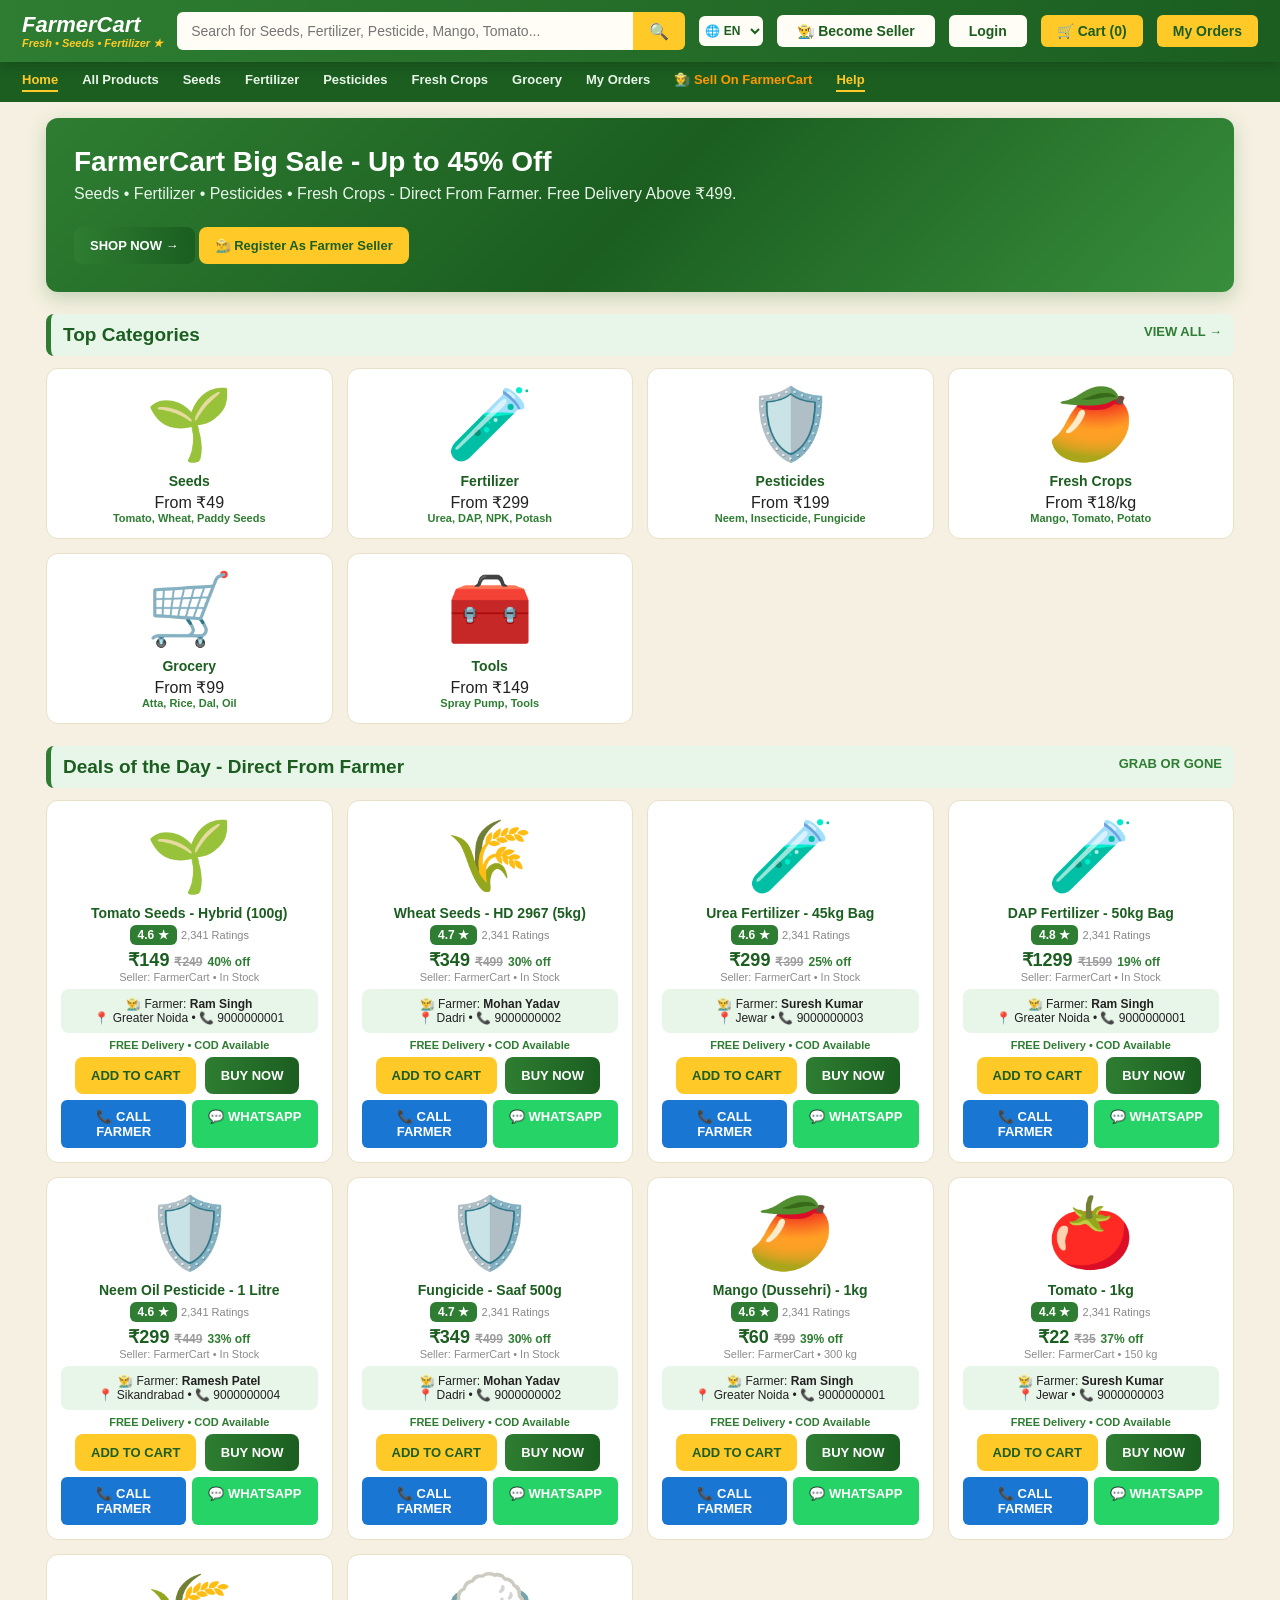
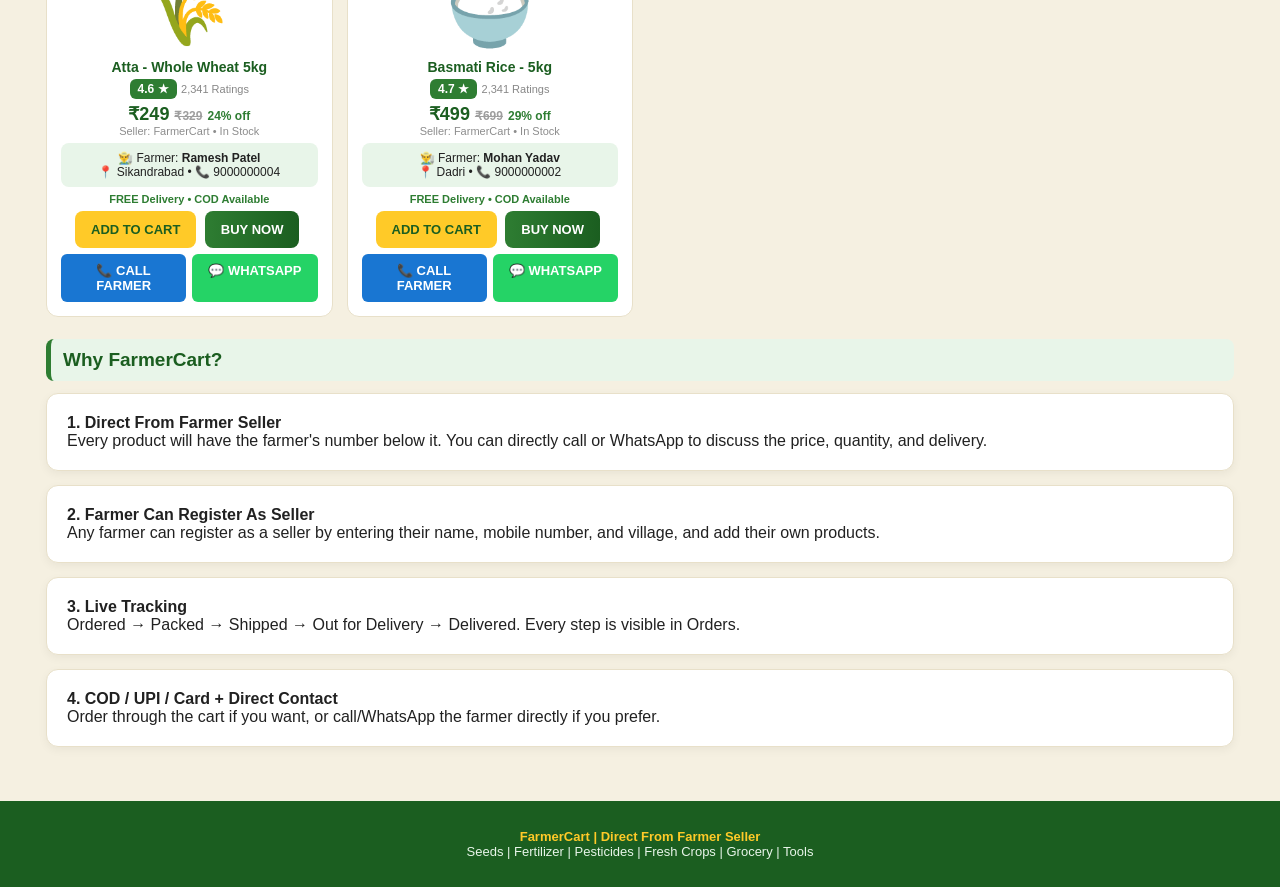
<file: index.html>
<!DOCTYPE html>
<html><head><title>FarmerCart - Seeds, Fertilizer, Pesticides & Fresh Crops</title><link rel="stylesheet" href="style.css"></head>
<body>

<header><div class="logo" onclick="location.href='index.html'">FarmerCart<span>Fresh • Seeds • Fertilizer ★</span></div><div class="search-box"><input id="homeSearch" placeholder="Search for Seeds, Fertilizer, Pesticide, Mango, Tomato..." onkeyup="if(event.key=='Enter') searchHome()"><button onclick="searchHome()">🔍</button></div><select class="lang-small"><option>🌐 EN</option><option>Hindi</option><option>Bengali</option><option>Telugu</option><option>Tamil</option><option>Marathi</option></select><button class="head-btn" onclick="location.href='farmer-register.html'">👨‍🌾 Become Seller</button><button class="head-btn" onclick="location.href='login.html'">Login</button><button class="head-cart" onclick="location.href='cart.html'">🛒 Cart (<span id="cartCount">0</span>)</button><button class="head-cart" onclick="location.href='orders.html'">My Orders</button></header>
<nav><a href="index.html" class="active">Home</a><a href="available.html">All Products</a><a href="seeds.html">Seeds</a><a href="fertilizer.html">Fertilizer</a><a href="pesticides.html">Pesticides</a><a href="fresh-crops.html">Fresh Crops</a><a href="grocery.html">Grocery</a><a href="orders.html">My Orders</a><a href="farmer-register.html" style="color:#ff9800">👨‍🌾 Sell On FarmerCart</a>  <a href="help.html" class="active">Help</a></nav>


<main>

<div class="banner"><h2>FarmerCart Big Sale - Up to 45% Off</h2><p>Seeds • Fertilizer • Pesticides • Fresh Crops - Direct From Farmer. Free Delivery Above ₹499.</p><br><button class="btn btn-buy" onclick="location.href='available.html'">SHOP NOW →</button><button class="btn" onclick="location.href='farmer-register.html'">👨‍🌾 Register As Farmer Seller</button></div>
<div class="section-title"><span>Top Categories</span><span style="color:#2e7d32;font-size:13px;cursor:pointer" onclick="location.href='available.html'">VIEW ALL →</span></div>
<div class="grid">
<div class="p-card" onclick="location.href='seeds.html'"><div class="p-img">🌱</div><h4>Seeds</h4><p>From ₹49</p><p class="p-delivery">Tomato, Wheat, Paddy Seeds</p></div>
<div class="p-card" onclick="location.href='fertilizer.html'"><div class="p-img">🧪</div><h4>Fertilizer</h4><p>From ₹299</p><p class="p-delivery">Urea, DAP, NPK, Potash</p></div>
<div class="p-card" onclick="location.href='pesticides.html'"><div class="p-img">🛡️</div><h4>Pesticides</h4><p>From ₹199</p><p class="p-delivery">Neem, Insecticide, Fungicide</p></div>
<div class="p-card" onclick="location.href='fresh-crops.html'"><div class="p-img">🥭</div><h4>Fresh Crops</h4><p>From ₹18/kg</p><p class="p-delivery">Mango, Tomato, Potato</p></div>
<div class="p-card" onclick="location.href='grocery.html'"><div class="p-img">🛒</div><h4>Grocery</h4><p>From ₹99</p><p class="p-delivery">Atta, Rice, Dal, Oil</p></div>
<div class="p-card" onclick="location.href='available.html'"><div class="p-img">🧰</div><h4>Tools</h4><p>From ₹149</p><p class="p-delivery">Spray Pump, Tools</p></div>
</div>
<div class="section-title"><span>Deals of the Day - Direct From Farmer</span><span style="color:#2e7d32;font-size:13px">GRAB OR GONE</span></div>
<div class="grid" id="homeGrid"></div>
<div class="section-title"><span>Why FarmerCart?</span></div>
<div class="features">
  <div class="card"><b>1. Direct From Farmer Seller</b><p>Every product will have the farmer's number below it. You can directly call or WhatsApp to discuss the price, quantity, and delivery.</p></div>
  <div class="card"><b>2. Farmer Can Register As Seller</b><p>Any farmer can register as a seller by entering their name, mobile number, and village, and add their own products.</p></div>
  <div class="card"><b>3. Live Tracking </b><p>Ordered → Packed → Shipped → Out for Delivery → Delivered. Every step is visible in Orders.</p></div>
  <div class="card"><b>4. COD / UPI / Card + Direct Contact</b><p>Order through the cart if you want, or call/WhatsApp the farmer directly if you prefer.</p></div>
</div>
</main>
<script>
let products = JSON.parse(localStorage.getItem('fc_products')||'null') || [
{id:1,cat:'Seed',name:'Tomato Seeds - Hybrid (100g)',price:149,old:249,rating:'4.6',emoji:'🌱',seller:'FarmerCart',farmer:'Ram Singh',mobile:'9000000001',village:'Greater Noida',stock:'In Stock'},
{id:2,cat:'Seed',name:'Wheat Seeds - HD 2967 (5kg)',price:349,old:499,rating:'4.7',emoji:'🌾',seller:'FarmerCart',farmer:'Mohan Yadav',mobile:'9000000002',village:'Dadri',stock:'In Stock'},
{id:3,cat:'Fertilizer',name:'Urea Fertilizer - 45kg Bag',price:299,old:399,rating:'4.6',emoji:'🧪',seller:'FarmerCart',farmer:'Suresh Kumar',mobile:'9000000003',village:'Jewar',stock:'In Stock'},
{id:4,cat:'Fertilizer',name:'DAP Fertilizer - 50kg Bag',price:1299,old:1599,rating:'4.8',emoji:'🧪',seller:'FarmerCart',farmer:'Ram Singh',mobile:'9000000001',village:'Greater Noida',stock:'In Stock'},
{id:5,cat:'Pesticide',name:'Neem Oil Pesticide - 1 Litre',price:299,old:449,rating:'4.6',emoji:'🛡️',seller:'FarmerCart',farmer:'Ramesh Patel',mobile:'9000000004',village:'Sikandrabad',stock:'In Stock'},
{id:6,cat:'Pesticide',name:'Fungicide - Saaf 500g',price:349,old:499,rating:'4.7',emoji:'🛡️',seller:'FarmerCart',farmer:'Mohan Yadav',mobile:'9000000002',village:'Dadri',stock:'In Stock'},
{id:7,cat:'Fresh',name:'Mango (Dussehri) - 1kg',price:60,old:99,rating:'4.6',emoji:'🥭',seller:'FarmerCart',farmer:'Ram Singh',mobile:'9000000001',village:'Greater Noida',stock:'300 kg'},
{id:8,cat:'Fresh',name:'Tomato - 1kg',price:22,old:35,rating:'4.4',emoji:'🍅',seller:'FarmerCart',farmer:'Suresh Kumar',mobile:'9000000003',village:'Jewar',stock:'150 kg'},
{id:9,cat:'Grocery',name:'Atta - Whole Wheat 5kg',price:249,old:329,rating:'4.6',emoji:'🌾',seller:'FarmerCart',farmer:'Ramesh Patel',mobile:'9000000004',village:'Sikandrabad',stock:'In Stock'},
{id:10,cat:'Grocery',name:'Basmati Rice - 5kg',price:499,old:699,rating:'4.7',emoji:'🍚',seller:'FarmerCart',farmer:'Mohan Yadav',mobile:'9000000002',village:'Dadri',stock:'In Stock'}
];
// Farmer ne jo naye products add kiye hain, unko bhi dikhao
let farmerProducts = JSON.parse(localStorage.getItem('fc_farmer_products')||'[]');
let allProducts = [...farmerProducts, ...products];
localStorage.setItem('fc_products',JSON.stringify(products));
function renderHome(){
  let g=document.getElementById('homeGrid'); g.innerHTML='';
  allProducts.forEach(p=>{
    let off=Math.round((1-p.price/p.old)*100);
    let waMsg = encodeURIComponent('Hello '+p.farmer+', I saw your product "'+p.name+'" on FarmerCart for Rs '+p.price+'. I want to discuss price, quantity and delivery.');
    g.innerHTML+=`<div class="p-card">
      <div class="p-img">${p.emoji}</div>
      <h4>${p.name}</h4>
      <p><span class="p-rating">${p.rating} ★</span> <span style="color:#878787;font-size:11px">2,341 Ratings</span></p>
      <p class="p-price">₹${p.price} <span class="p-old">₹${p.old}</span> <span class="p-off">${off}% off</span></p>
      <p class="p-seller">Seller: ${p.seller} • ${p.stock}</p>
      <div style="background:#e8f5e9;padding:8px;border-radius:8px;margin:6px 0;font-size:12px">
        👨‍🌾 Farmer: <b>${p.farmer}</b><br>📍 ${p.village} • 📞 ${p.mobile}
      </div>
      <p class="p-delivery">FREE Delivery • COD Available</p>
      <button class="btn" onclick="addToCart(${p.id})">ADD TO CART</button>
      <button class="btn btn-buy" onclick="buyNow(${p.id})">BUY NOW</button>
      <div style="display:flex;gap:6px;margin-top:6px">
        <a href="tel:+91${p.mobile}" style="flex:1;text-align:center;background:#1976d2;color:#fff;padding:9px;border-radius:6px;text-decoration:none;font-weight:bold;font-size:13px">📞 CALL FARMER</a>
        <a href="https://wa.me/91${p.mobile}?text=${waMsg}" target="_blank" style="flex:1;text-align:center;background:#25D366;color:#fff;padding:9px;border-radius:6px;text-decoration:none;font-weight:bold;font-size:13px">💬 WHATSAPP</a>
      </div>
    </div>`;
  });
}
function addToCart(id){let cart=JSON.parse(localStorage.getItem('fc_cart')||'[]'); let p=allProducts.find(x=>x.id==id); let ex=cart.find(x=>x.id==id); if(ex) ex.qty++; else cart.push({...p,qty:1}); localStorage.setItem('fc_cart',JSON.stringify(cart)); updateCount(); alert(p.name+' added to cart!');}
function buyNow(id){addToCart(id); location.href='cart.html';}
function updateCount(){document.getElementById('cartCount').innerText=JSON.parse(localStorage.getItem('fc_cart')||'[]').length;}
function searchHome(){localStorage.setItem('fc_search',document.getElementById('homeSearch').value); location.href='available.html';}
renderHome(); updateCount();
</script>
<footer><b>FarmerCart | Direct From Farmer Seller</b><p>Seeds | Fertilizer | Pesticides | Fresh Crops | Grocery | Tools</p></footer>
</body></html>
</file>
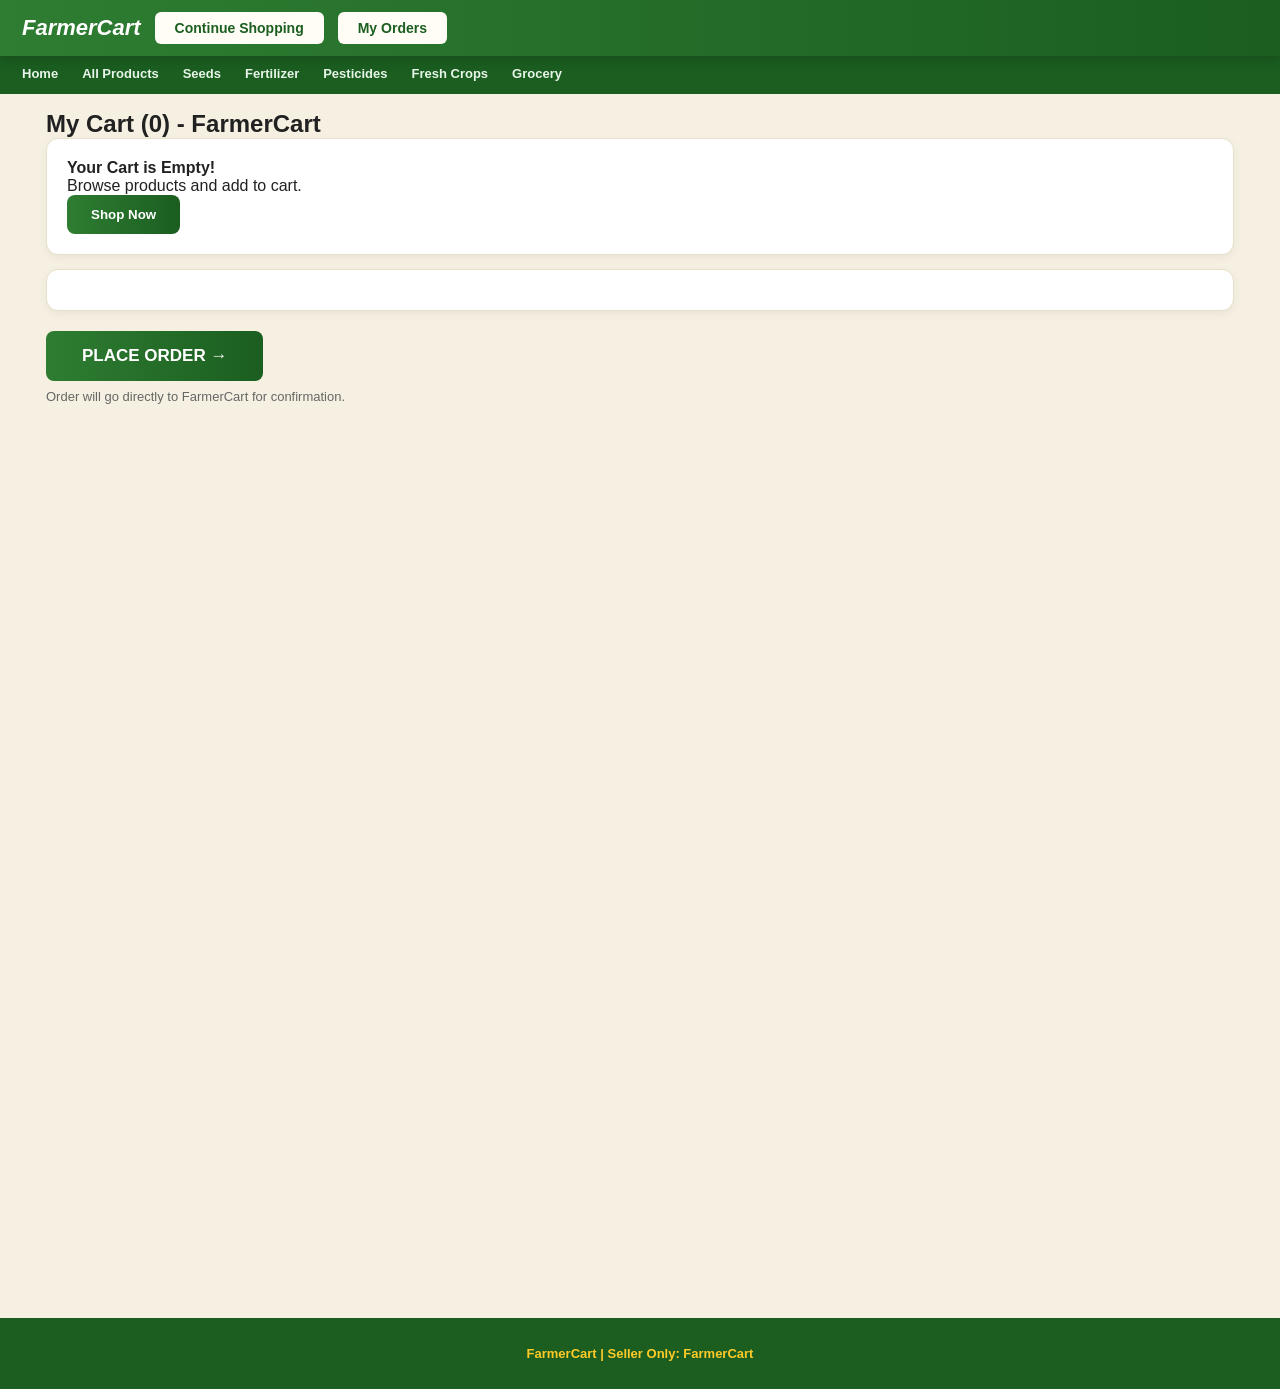
<file: cart.html>
<!DOCTYPE html>
<html><head><title>My Cart - FarmerCart</title><link rel="stylesheet" href="style.css"></head>
<body>
<header><div class="logo" onclick="location.href='index.html'">FarmerCart</div><button class="head-btn" onclick="location.href='index.html'">Continue Shopping</button><button class="head-btn" onclick="location.href='orders.html'">My Orders</button></header>
<nav><a href="index.html">Home</a><a href="available.html">All Products</a><a href="seeds.html">Seeds</a><a href="fertilizer.html">Fertilizer</a><a href="pesticides.html">Pesticides</a><a href="fresh-crops.html">Fresh Crops</a><a href="grocery.html">Grocery</a></nav>
<main>
<h2>My Cart (<span id="count">0</span>) - FarmerCart</h2>
<div id="cartItems"></div>
<div class="card" id="priceBox"></div>
<button class="btn btn-buy" style="padding:15px 36px;font-size:17px" onclick="location.href='checkout.html'">PLACE ORDER →</button>
<p style="margin-top:8px;color:#666;font-size:13px">Order will go directly to FarmerCart for confirmation.</p>
</main>
<script>
let cart=JSON.parse(localStorage.getItem('fc_cart')||'[]');
function render(){let box=document.getElementById('cartItems'); document.getElementById('count').innerText=cart.length;
if(cart.length==0){box.innerHTML='<div class="card"><b>Your Cart is Empty!</b><p>Browse products and add to cart.</p><button class="btn-blue" onclick="location.href=\'available.html\'">Shop Now</button></div>'; document.getElementById('priceBox').innerHTML=''; return;}
let total=0; box.innerHTML='';
cart.forEach((c,i)=>{let t=c.price*c.qty; total+=t; box.innerHTML+=`<div class="card"><div style="display:flex;gap:14px;align-items:center"><div style="font-size:48px">${c.emoji}</div><div style="flex:1"><h4>${c.name}</h4><p style="color:#878787;font-size:12px">Seller: FarmerCart • ${c.cat}</p><p><b>₹${c.price}</b> <span class="p-old">₹${c.old}</span></p><p><button style="width:30px;height:30px" onclick="changeQty(${i},-1)">-</button> <b>${c.qty}</b> <button style="width:30px;height:30px" onclick="changeQty(${i},1)">+</button> <button class="btn-outline" onclick="removeItem(${i})">REMOVE</button></p></div><div><b>₹${t}</b></div></div></div>`;});
let delivery=total>499?0:40; let final=total+delivery;
document.getElementById('priceBox').innerHTML=`<h3>PRICE DETAILS</h3><p>Price: ₹${total}</p><p>Delivery: ${delivery==0?'FREE':'₹'+delivery}</p><hr><h3>Total: ₹${final}</h3><p style="color:#388e3c">You save ₹${cart.reduce((s,c)=>s+(c.old-c.price)*c.qty,0)}</p>`;}
function changeQty(i,d){cart[i].qty=Math.max(1,cart[i].qty+d); localStorage.setItem('fc_cart',JSON.stringify(cart)); render();}
function removeItem(i){cart.splice(i,1); localStorage.setItem('fc_cart',JSON.stringify(cart)); render();}
render();
</script>
<footer><b>FarmerCart | Seller Only: FarmerCart</b></footer>
</body></html>
</file>
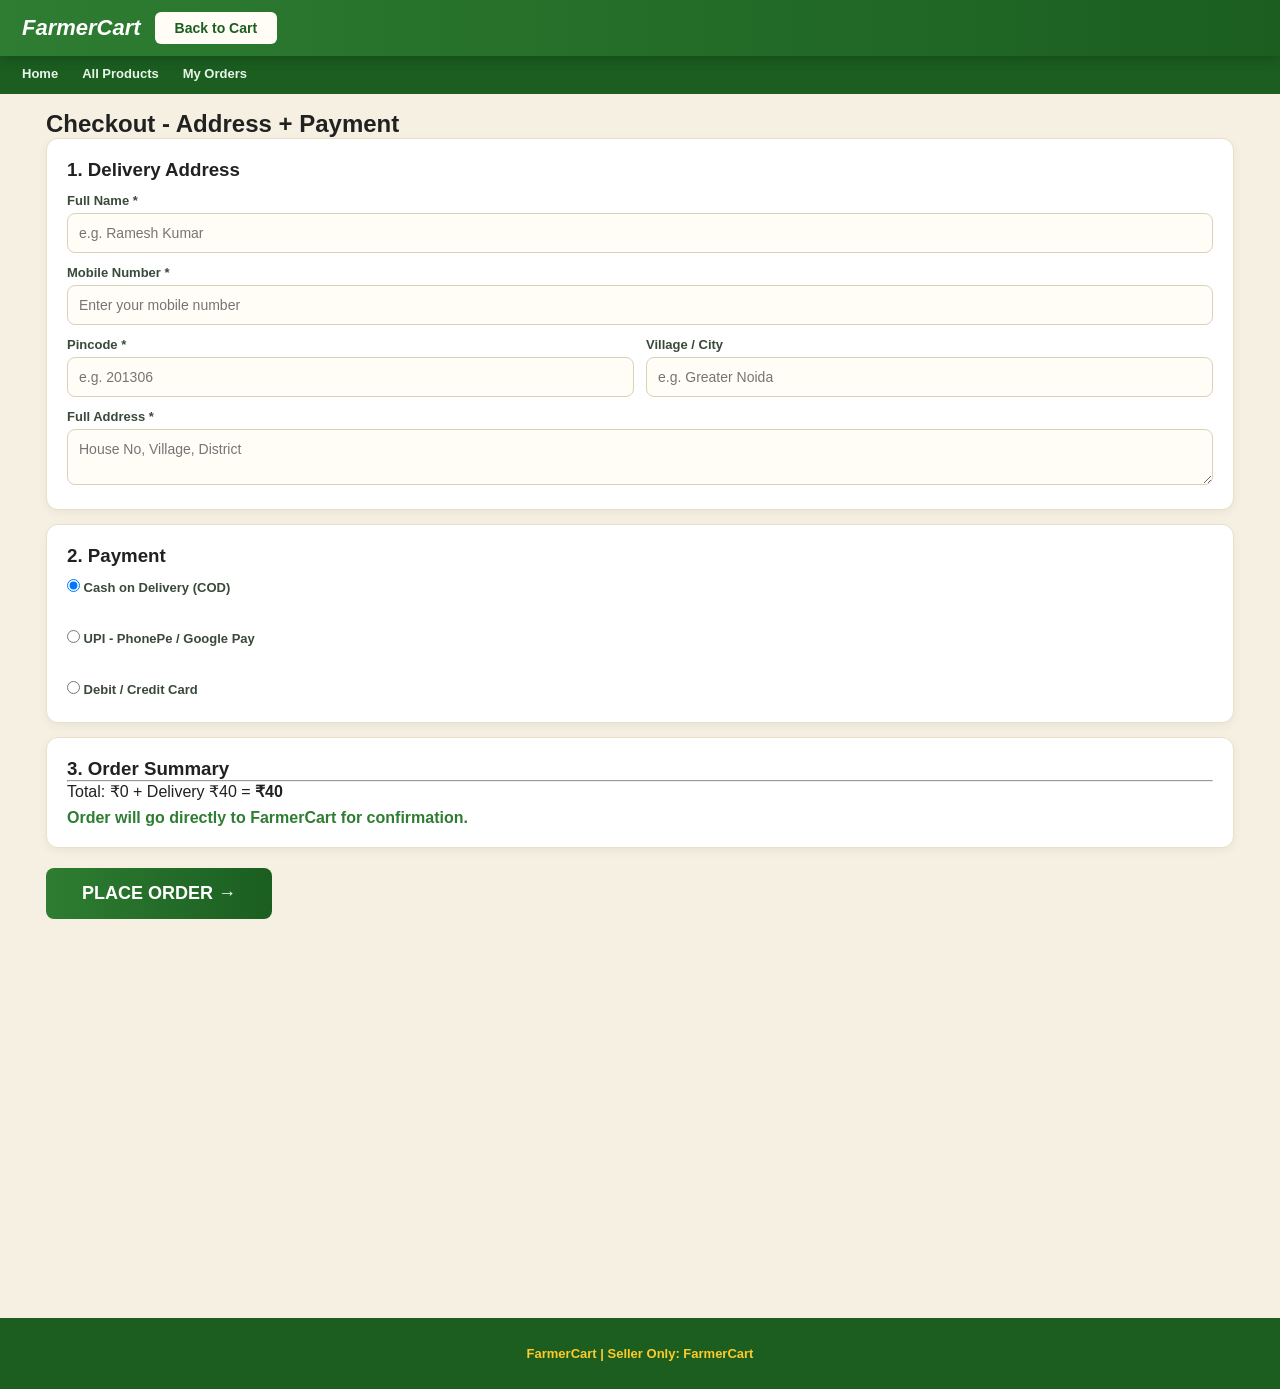
<file: checkout.html>
<!DOCTYPE html>
<html><head><title>Checkout - FarmerCart</title><link rel="stylesheet" href="style.css"></head>
<body>
<header><div class="logo" onclick="location.href='index.html'">FarmerCart</div><button class="head-btn" onclick="location.href='cart.html'">Back to Cart</button></header>
<nav><a href="index.html">Home</a><a href="available.html">All Products</a><a href="orders.html">My Orders</a></nav>
<main>
<h2>Checkout - Address + Payment</h2>
<div class="card"><h3>1. Delivery Address</h3>
<label>Full Name *</label><input id="cName" placeholder="e.g. Ramesh Kumar">
<label>Mobile Number *</label><input id="cPhone" placeholder="Enter your mobile number">
<div class="row"><div><label>Pincode *</label><input id="cPin" placeholder="e.g. 201306"></div><div><label>Village / City</label><input id="cCity" placeholder="e.g. Greater Noida"></div></div>
<label>Full Address *</label><textarea id="cAddr" rows="2" placeholder="House No, Village, District"></textarea></div>
<div class="card"><h3>2. Payment</h3>
<label><input type="radio" name="pay" value="Cash on Delivery (COD)" checked style="width:auto"> Cash on Delivery (COD)</label><br>
<label><input type="radio" name="pay" value="UPI" style="width:auto"> UPI - PhonePe / Google Pay</label><br>
<label><input type="radio" name="pay" value="Card" style="width:auto"> Debit / Credit Card</label></div>
<div class="card"><h3>3. Order Summary</h3><div id="summary"></div><p style="margin-top:8px;color:#2e7d32;font-weight:700">Order will go directly to FarmerCart for confirmation.</p></div>
<button class="btn btn-buy" style="padding:15px 36px;font-size:18px" onclick="placeOrder()">PLACE ORDER →</button>
</main>
<script>
let cart=JSON.parse(localStorage.getItem('fc_cart')||'[]');
let total=cart.reduce((s,c)=>s+c.price*c.qty,0); let delivery=total>499?0:40; let final=total+delivery;
document.getElementById('summary').innerHTML=cart.map(c=>`<p>${c.name} - ${c.qty} x ₹${c.price} = ₹${c.price*c.qty}</p>`).join('')+`<hr><p>Total: ₹${total} + Delivery ₹${delivery} = <b>₹${final}</b></p>`;
function placeOrder(){
let name=document.getElementById('cName').value; let phone=document.getElementById('cPhone').value; let addr=document.getElementById('cAddr').value; let pin=document.getElementById('cPin').value; let city=document.getElementById('cCity').value;
if(!name||!phone||!addr){alert('Please fill Name, Phone and Address!'); return;}
let pay=document.querySelector('input[name="pay"]:checked').value;
let orderId='FC'+Math.floor(10000+Math.random()*90000);
let order={id:orderId,name,phone,addr,pin,city,pay,total:final,items:cart,status:'Ordered',date:new Date().toLocaleString()};
let orders=JSON.parse(localStorage.getItem('fc_orders')||'[]'); orders.unshift(order); localStorage.setItem('fc_orders',JSON.stringify(orders));
localStorage.setItem('fc_cart','[]');
alert('Order Placed! Order ID: '+orderId+'\n\nYour order has been sent to FarmerCart  for confirmation. You can track it in My Orders.');
location.href='orders.html';
}
</script>
<footer><b>FarmerCart | Seller Only: FarmerCart</b></footer>
</body></html>
</file>
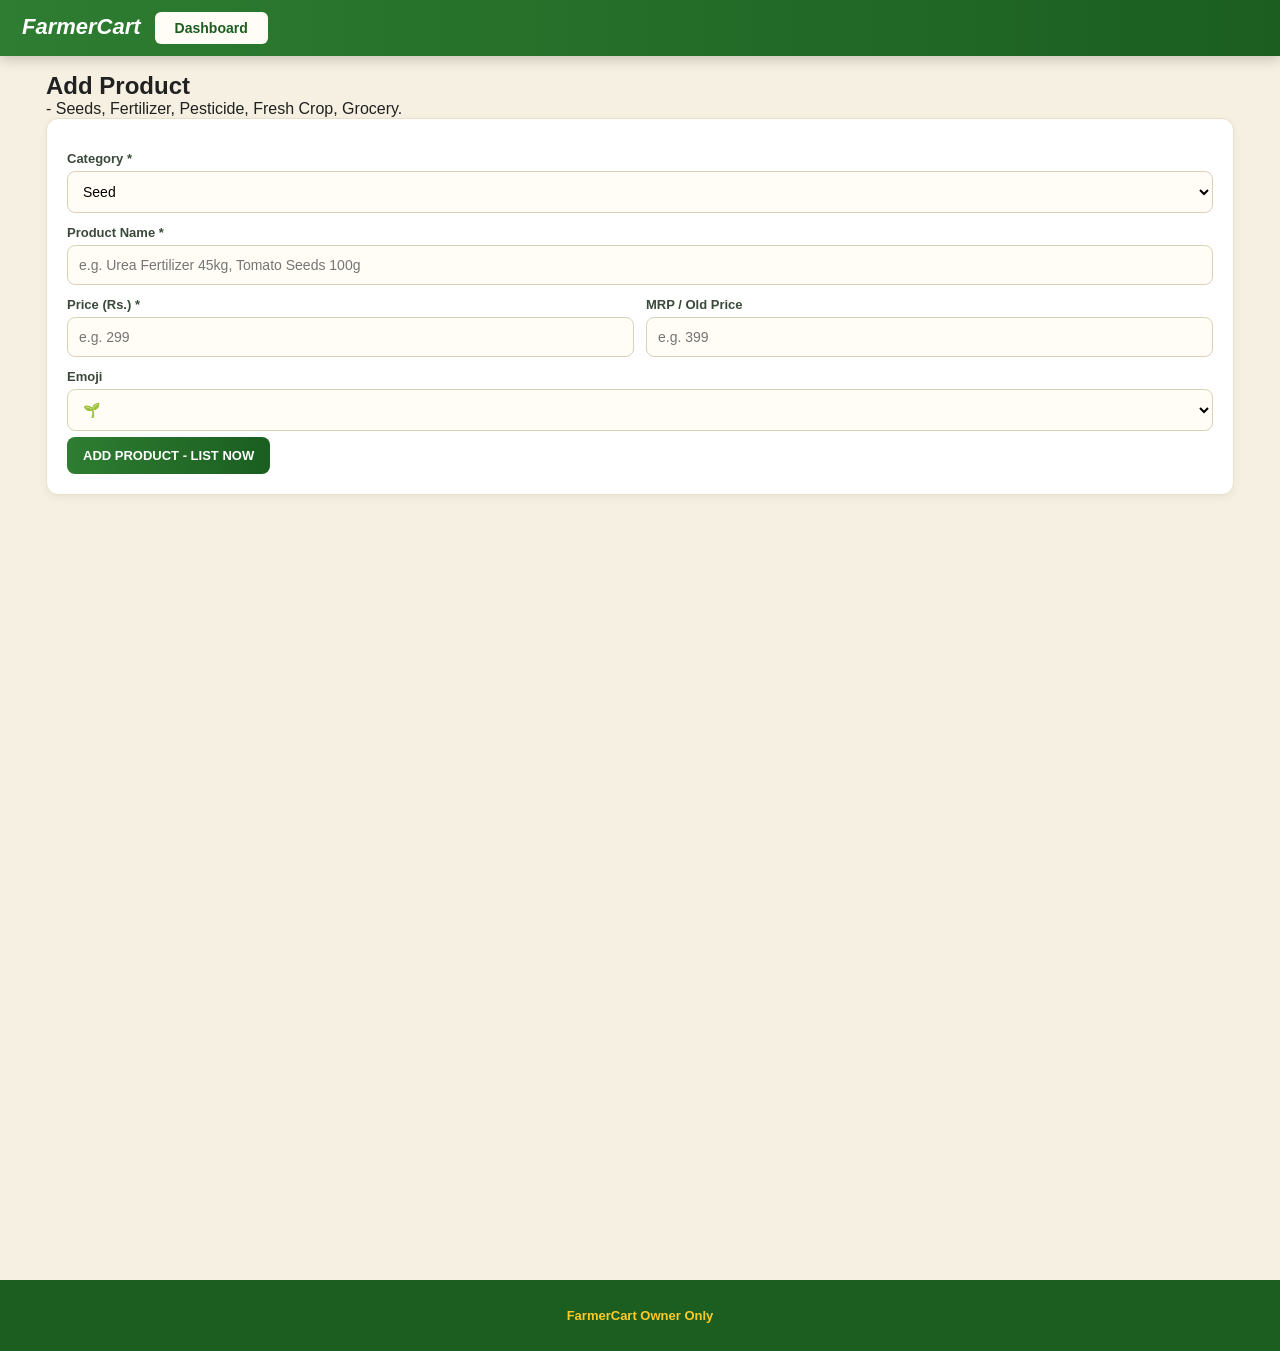
<file: crop.html>
<!DOCTYPE html>
<html><head><title>Add Product - FarmerCart</title><link rel="stylesheet" href="style.css"></head>
<body>
<header><div class="logo" onclick="location.href='index.html'">FarmerCart<span></span></div><button class="head-btn" onclick="location.href='farmernew.html'">Dashboard</button></header>
<main>
<h2>Add Product</h2>
<p> - Seeds, Fertilizer, Pesticide, Fresh Crop, Grocery.</p>
<form onsubmit="addProduct(event)" class="card">
<label>Category *</label><select id="pCat"><option>Seed</option><option>Fertilizer</option><option>Pesticide</option><option>Fresh</option><option>Grocery</option></select>
<label>Product Name *</label><input id="pName" placeholder="e.g. Urea Fertilizer 45kg, Tomato Seeds 100g" required>
<div class="row"><div><label>Price (Rs.) *</label><input id="pPrice" type="number" placeholder="e.g. 299" required></div><div><label>MRP / Old Price</label><input id="pOld" type="number" placeholder="e.g. 399"></div></div>
<label>Emoji</label><select id="pEmoji"><option>🌱</option><option>🧪</option><option>🛡️</option><option>🥭</option><option>🍅</option><option>🥔</option><option>🍚</option><option>🧰</option></select>
<br><button class="btn btn-buy" type="submit">ADD PRODUCT - LIST NOW</button>
</form>
</main>
<script>


function addProduct(e){e.preventDefault();
let products=JSON.parse(localStorage.getItem('fc_products')||'[]');
let p={id:Date.now(),cat:document.getElementById('pCat').value,name:document.getElementById('pName').value,price:Number(document.getElementById('pPrice').value),old:Number(document.getElementById('pOld').value||document.getElementById('pPrice').value*1.4),rating:'4.5',emoji:document.getElementById('pEmoji').value,seller:'FarmerCart',stock:'In Stock'};
products.unshift(p); localStorage.setItem('fc_products',JSON.stringify(products));
alert('Product Added! Now it will show in Home and All Products.');
location.href='farmernew.html';}
</script>
<footer><b>FarmerCart Owner Only</b></footer>
</body></html>
</file>
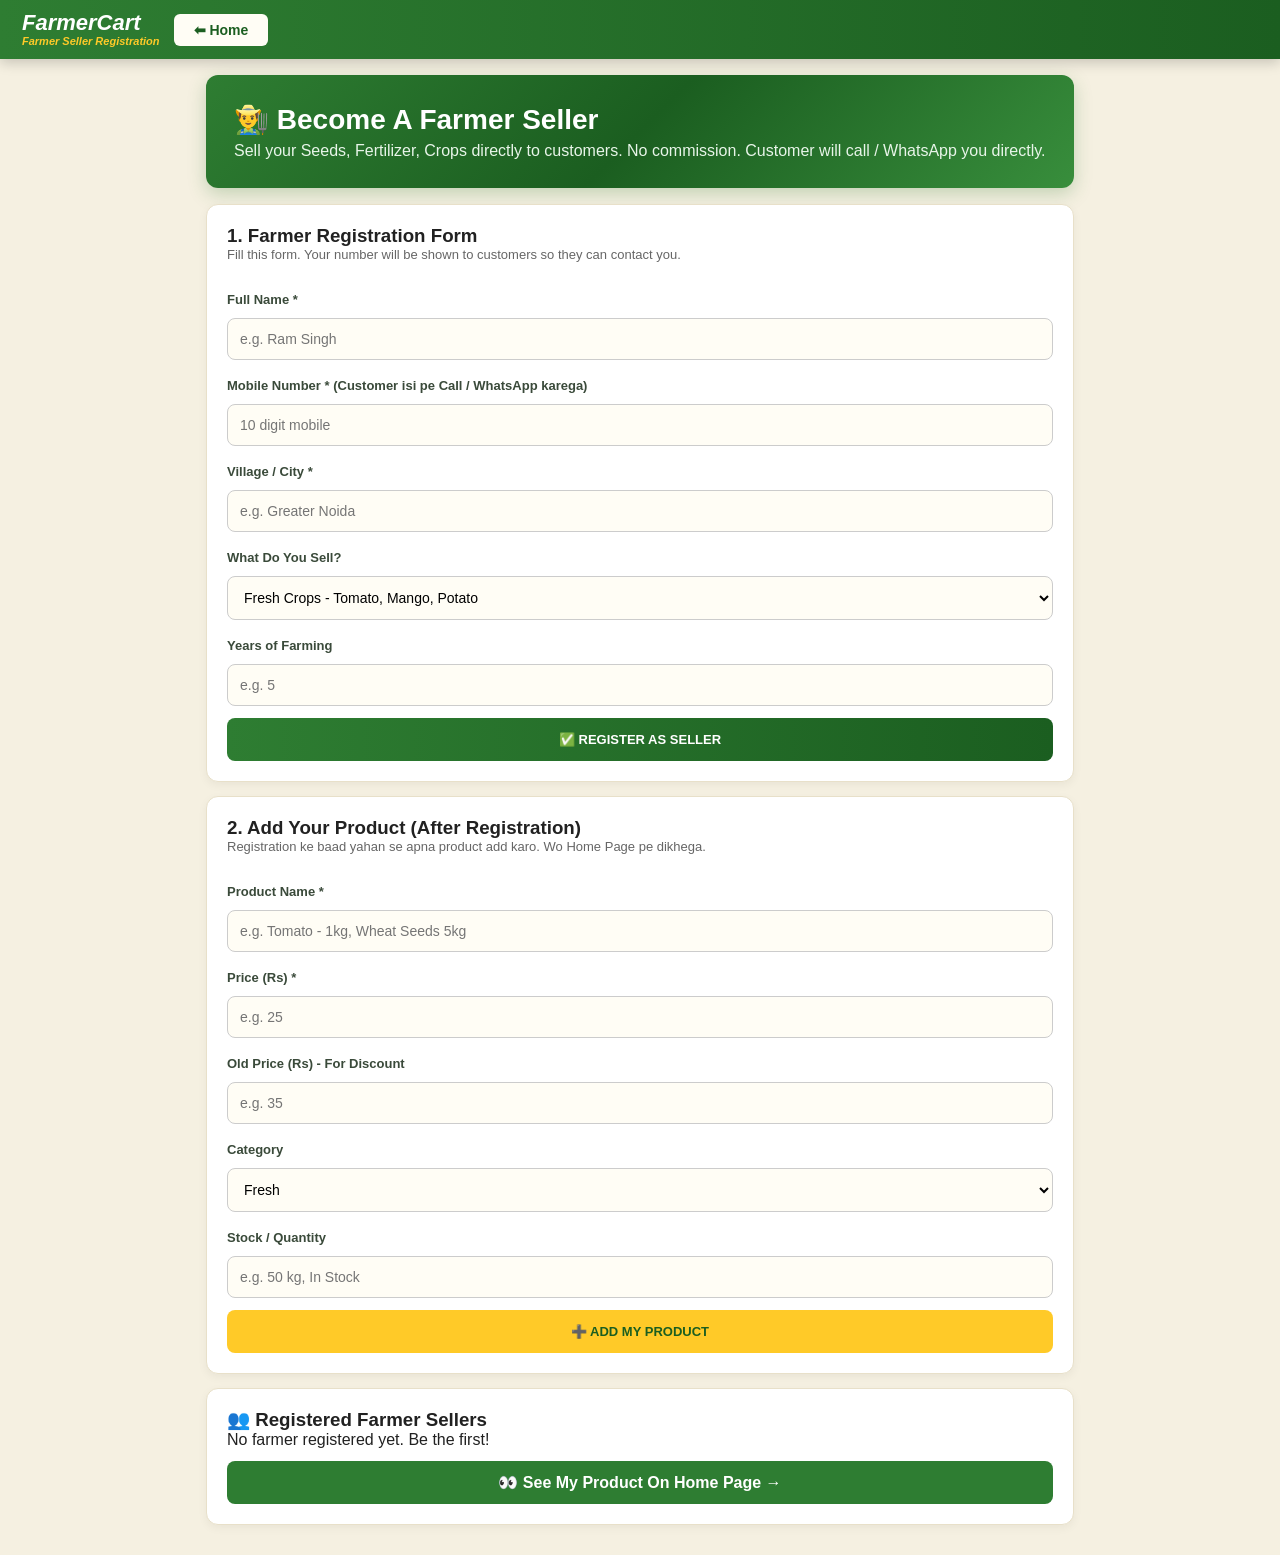
<file: farmer-register.html>
<!DOCTYPE html>
<html><head><title>Register As Farmer Seller - FarmerCart</title><link rel="stylesheet" href="style.css"></head>
<body>
<header><div class="logo" onclick="location.href='index.html'">FarmerCart<span>Farmer Seller Registration</span></div><button class="head-btn" onclick="location.href='index.html'">⬅ Home</button></header>
<main style="max-width:900px;margin:auto;padding:16px">
<div class="banner"><h2>👨‍🌾 Become A Farmer Seller</h2><p>Sell your Seeds, Fertilizer, Crops directly to customers. No commission. Customer will call / WhatsApp you directly.</p></div>

<div class="card" style="margin-top:16px">
<h3>1. Farmer Registration Form</h3>
<p style="font-size:13px;color:#666">Fill this form. Your number will be shown to customers so they can contact you.</p><br>
<label>Full Name *</label><input id="fName" placeholder="e.g. Ram Singh" style="width:100%;padding:12px;margin:6px 0;border:1px solid #ccc;border-radius:8px">
<label>Mobile Number * (Customer isi pe Call / WhatsApp karega)</label><input id="fMobile" type="tel" maxlength="10" placeholder="10 digit mobile" style="width:100%;padding:12px;margin:6px 0;border:1px solid #ccc;border-radius:8px">
<label>Village / City *</label><input id="fVillage" placeholder="e.g. Greater Noida" style="width:100%;padding:12px;margin:6px 0;border:1px solid #ccc;border-radius:8px">
<label>What Do You Sell?</label><select id="fType" style="width:100%;padding:12px;margin:6px 0;border:1px solid #ccc;border-radius:8px"><option>Fresh Crops - Tomato, Mango, Potato</option><option>Seeds</option><option>Fertilizer</option><option>Pesticides</option><option>Grocery - Atta, Rice, Dal</option><option>All Types</option></select>
<label>Years of Farming</label><input id="fExp" type="number" placeholder="e.g. 5" style="width:100%;padding:12px;margin:6px 0;border:1px solid #ccc;border-radius:8px">
<button class="btn btn-buy" onclick="registerFarmer()" style="width:100%;padding:14px">✅ REGISTER AS SELLER</button>
<p id="msg" style="display:none;background:#e8f5e9;padding:12px;border-radius:8px;margin-top:10px"></p>
</div>

<div class="card" style="margin-top:14px">
<h3>2. Add Your Product (After Registration)</h3>
<p style="font-size:13px;color:#666">Registration ke baad yahan se apna product add karo. Wo Home Page pe dikhega.</p><br>
<label>Product Name *</label><input id="pName" placeholder="e.g. Tomato - 1kg, Wheat Seeds 5kg" style="width:100%;padding:12px;margin:6px 0;border:1px solid #ccc;border-radius:8px">
<label>Price (Rs) *</label><input id="pPrice" type="number" placeholder="e.g. 25" style="width:100%;padding:12px;margin:6px 0;border:1px solid #ccc;border-radius:8px">
<label>Old Price (Rs) - For Discount</label><input id="pOld" type="number" placeholder="e.g. 35" style="width:100%;padding:12px;margin:6px 0;border:1px solid #ccc;border-radius:8px">
<label>Category</label><select id="pCat" style="width:100%;padding:12px;margin:6px 0;border:1px solid #ccc;border-radius:8px"><option>Fresh</option><option>Seed</option><option>Fertilizer</option><option>Pesticide</option><option>Grocery</option></select>
<label>Stock / Quantity</label><input id="pStock" placeholder="e.g. 50 kg, In Stock" style="width:100%;padding:12px;margin:6px 0;border:1px solid #ccc;border-radius:8px">
<button class="btn" onclick="addFarmerProduct()" style="width:100%;padding:14px">➕ ADD MY PRODUCT</button>
</div>

<div class="card" style="margin-top:14px"><h3>👥 Registered Farmer Sellers</h3><div id="farmerList"></div>
<a href="index.html" style="display:block;text-align:center;background:#2e7d32;color:#fff;padding:12px;border-radius:8px;text-decoration:none;font-weight:bold;margin-top:12px">👀 See My Product On Home Page →</a></div>
</main>
<script>
let farmers = JSON.parse(localStorage.getItem('fc_farmers')||'[]');
function showFarmers(){
  document.getElementById('farmerList').innerHTML = farmers.length ? farmers.map(f=>`<p style="border-bottom:1px solid #eee;padding:8px 0">👨‍🌾 <b>${f.name}</b> - ${f.mobile} - 📍 ${f.village} - ${f.type} <br><a href="tel:+91${f.mobile}" style="color:#1976d2">📞 Call</a> | <a href="https://wa.me/91${f.mobile}" target="_blank" style="color:#25D366">💬 WhatsApp</a></p>`).join('') : '<p>No farmer registered yet. Be the first!</p>';
}
function registerFarmer(){
  let n=document.getElementById('fName').value.trim(), m=document.getElementById('fMobile').value.trim(), v=document.getElementById('fVillage').value.trim();
  if(!n||!m||!v){alert('Please fill Name, Mobile and Village');return;}
  if(m.length!==10||isNaN(m)){alert('Enter correct 10 digit mobile');return;}
  farmers.push({name:n,mobile:m,village:v,type:document.getElementById('fType').value,exp:document.getElementById('fExp').value});
  localStorage.setItem('fc_farmers',JSON.stringify(farmers));
  localStorage.setItem('fc_current_farmer',JSON.stringify({name:n,mobile:m,village:v}));
  document.getElementById('msg').style.display='block';
  document.getElementById('msg').innerText='✅ Registration Successful! '+n+', ab neeche se apna product add karo.';
  showFarmers();
}
function addFarmerProduct(){
  let cur = JSON.parse(localStorage.getItem('fc_current_farmer')||'null');
  if(!cur){alert('Pehle upar se Register karo, phir product add karo.');return;}
  let name=document.getElementById('pName').value.trim(), price=document.getElementById('pPrice').value, old=document.getElementById('pOld').value;
  if(!name||!price){alert('Please fill Product Name and Price');return;}
  let list = JSON.parse(localStorage.getItem('fc_farmer_products')||'[]');
  let emoji = '🌾'; if(name.toLowerCase().includes('tomato')) emoji='🍅'; if(name.toLowerCase().includes('mango')) emoji='🥭'; if(name.toLowerCase().includes('seed')) emoji='🌱';
  list.unshift({id:Date.now(),cat:document.getElementById('pCat').value,name,price:Number(price),old:Number(old||price+10),rating:'4.6',emoji,seller:'FarmerCart',farmer:cur.name,mobile:cur.mobile,village:cur.village,stock:document.getElementById('pStock').value||'In Stock'});
  localStorage.setItem('fc_farmer_products',JSON.stringify(list));
  alert('Product Added! Home Page pe jaake dekho.');
  location.href='index.html';
}
showFarmers();
</script>
</body></html>
</file>
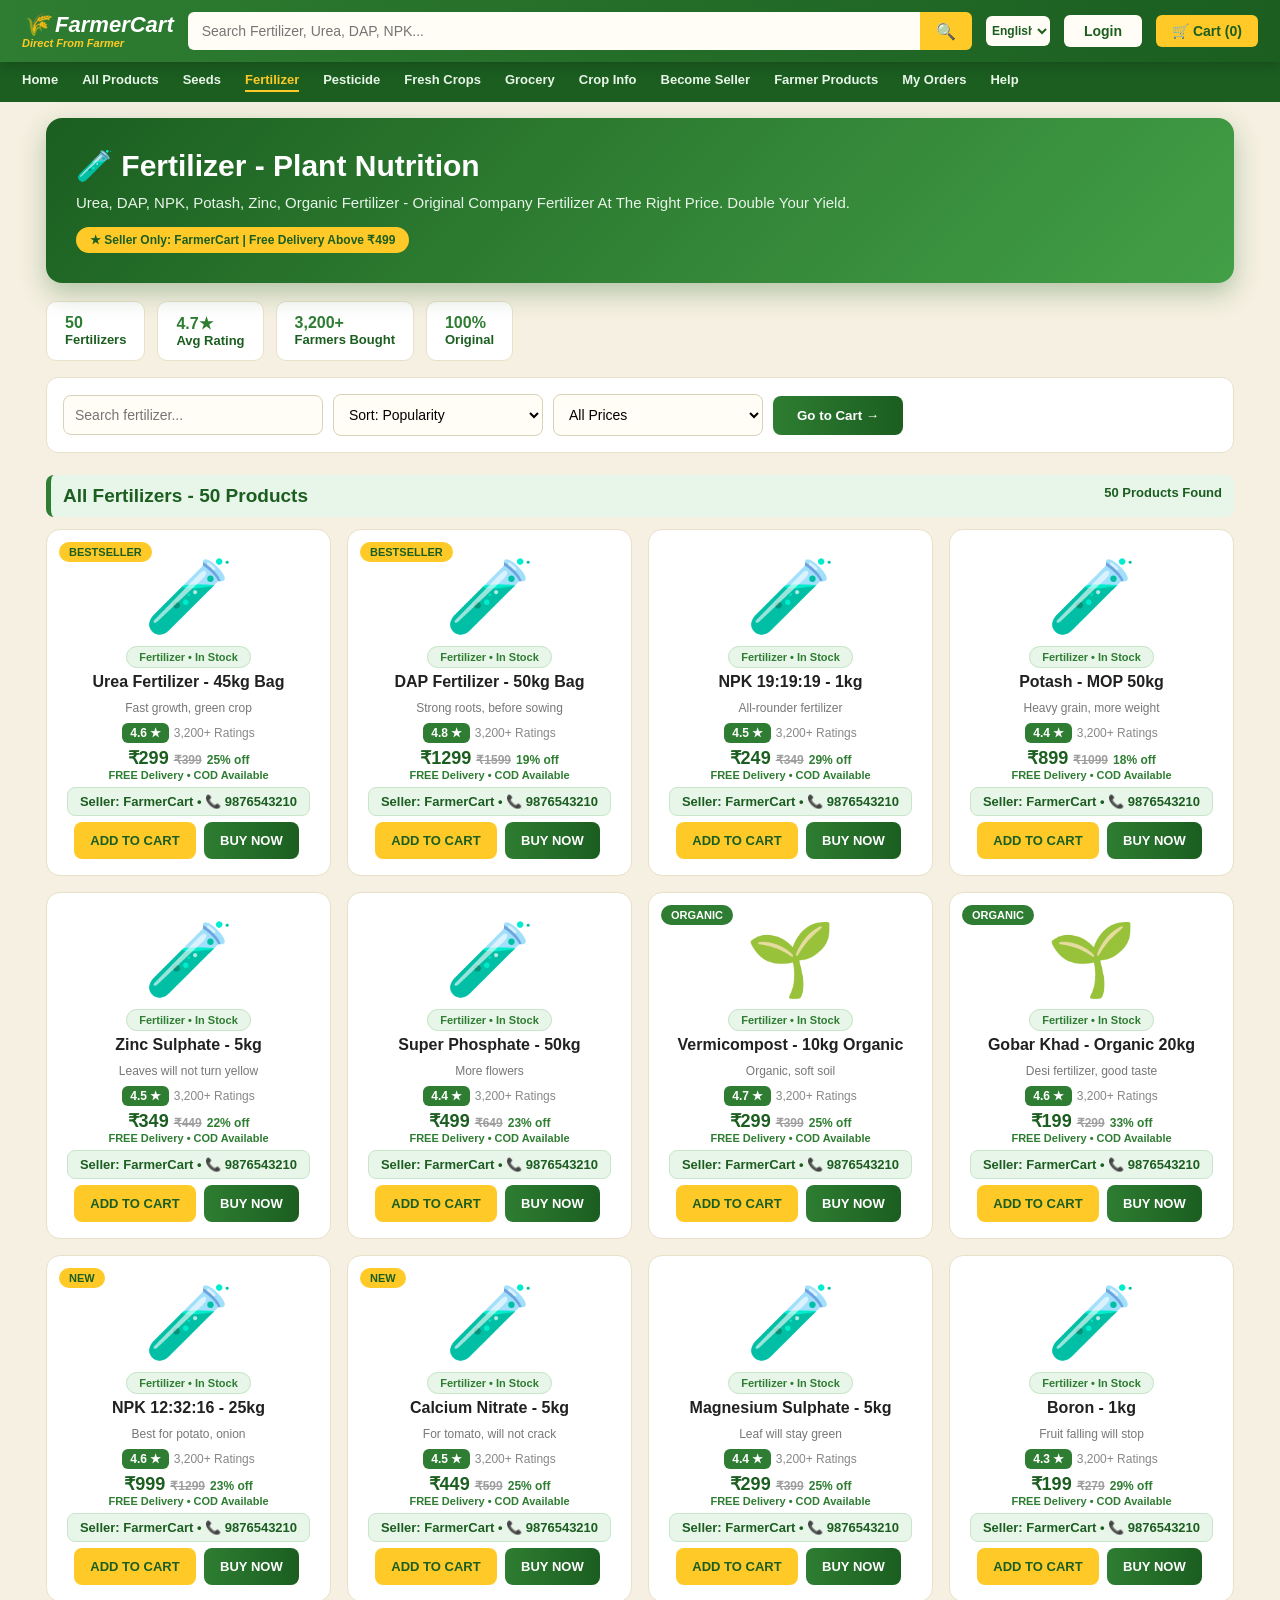
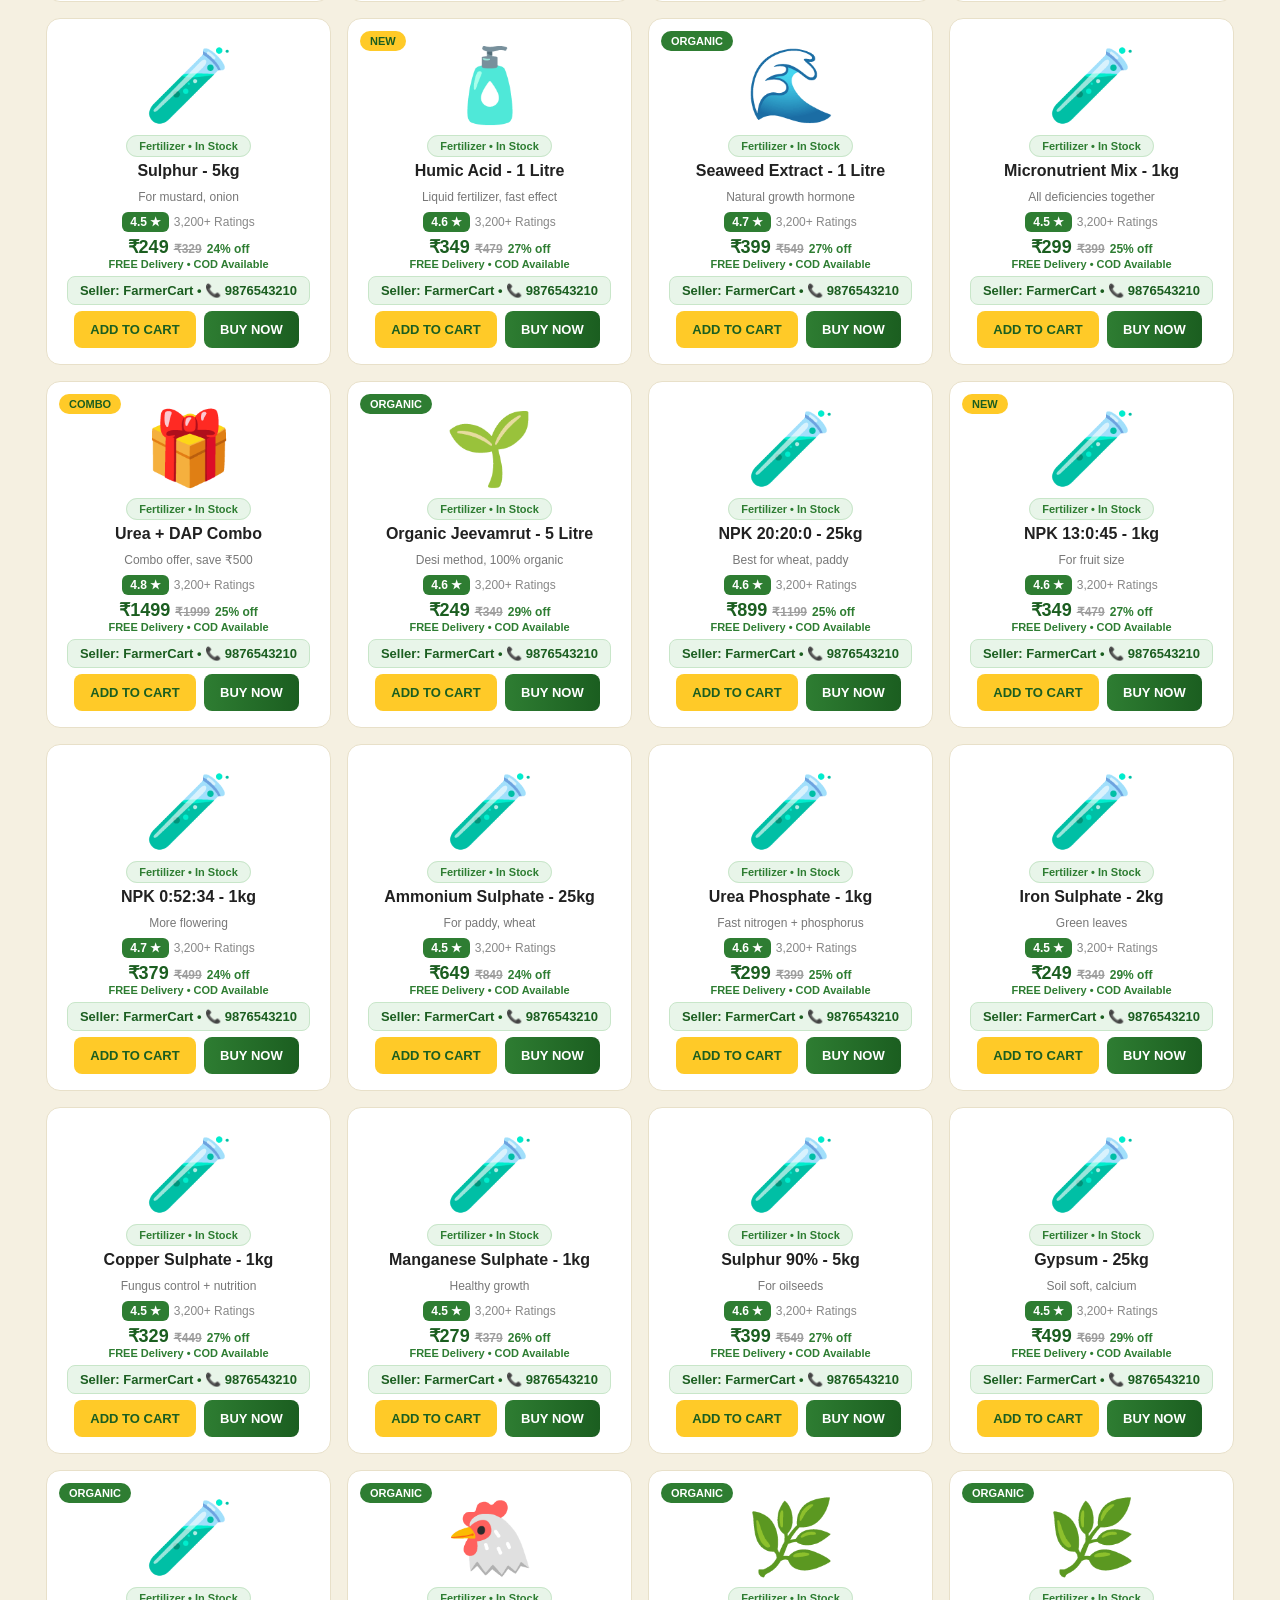
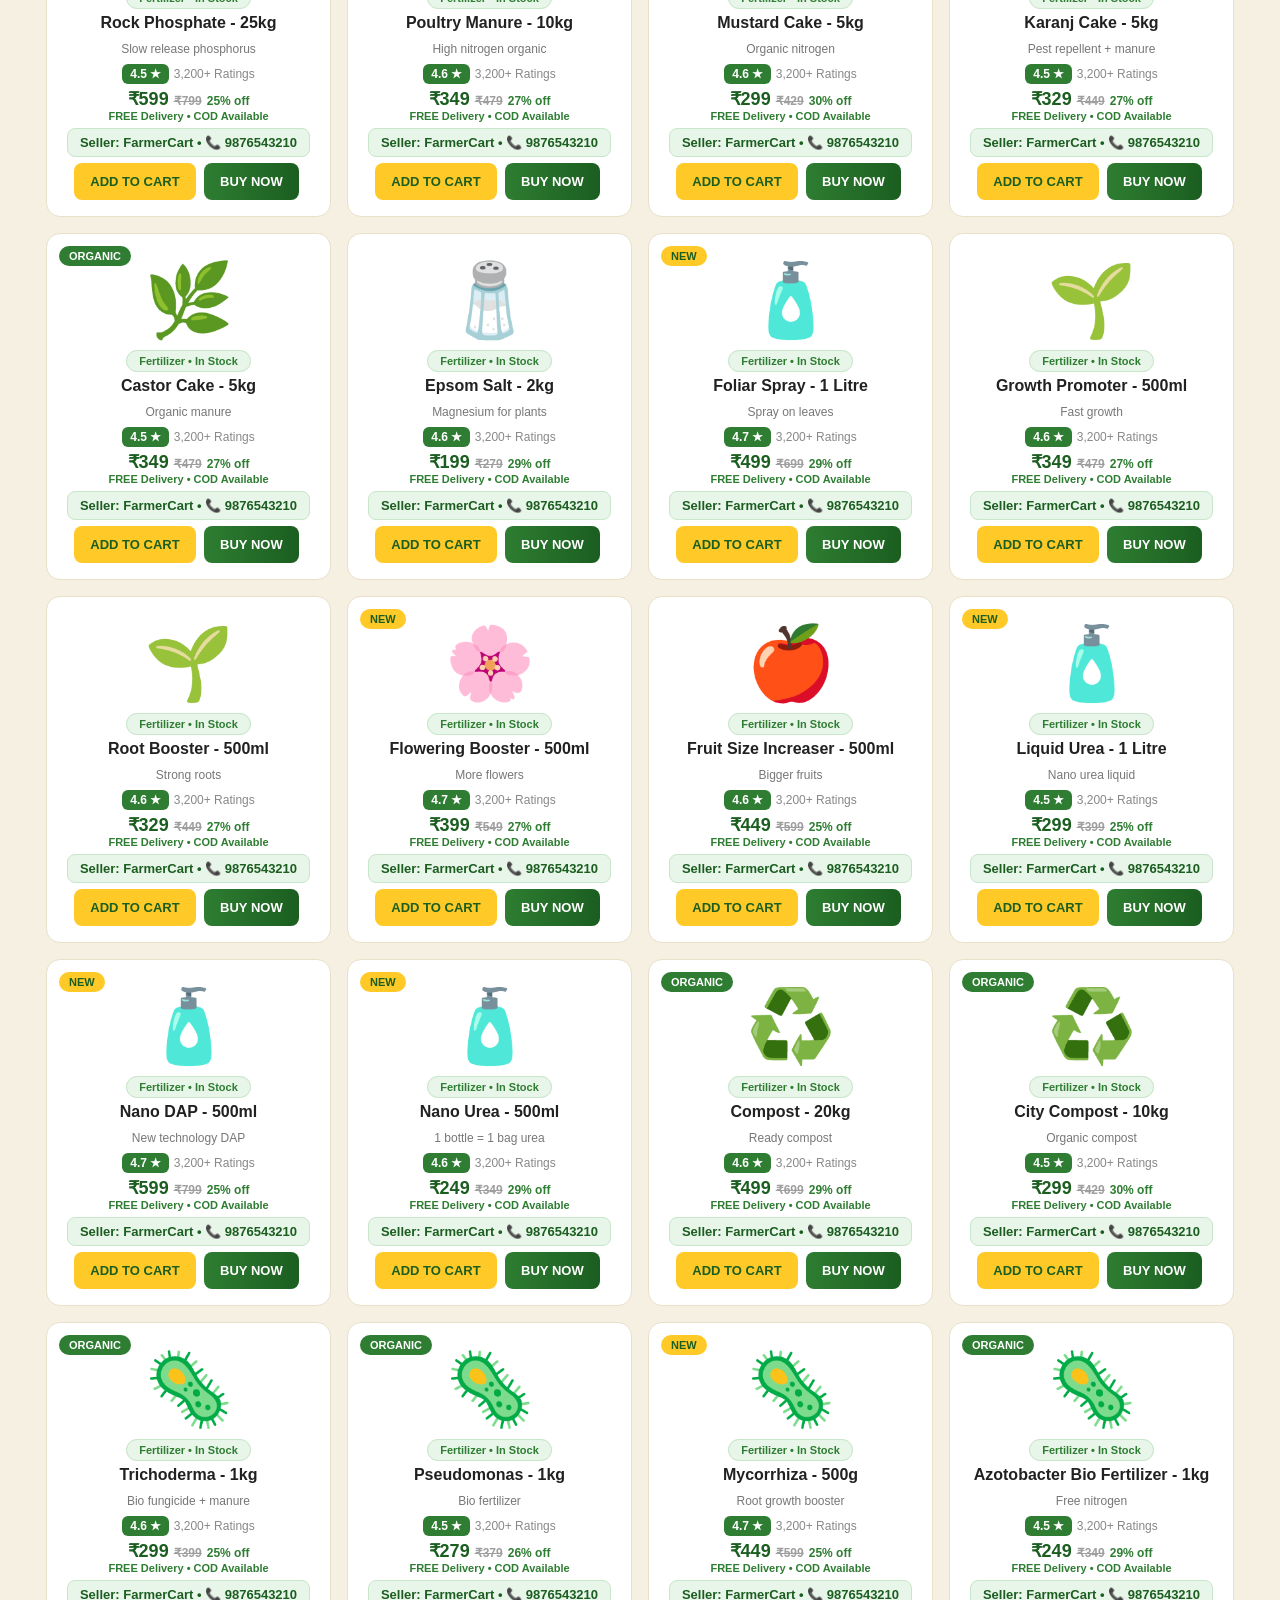
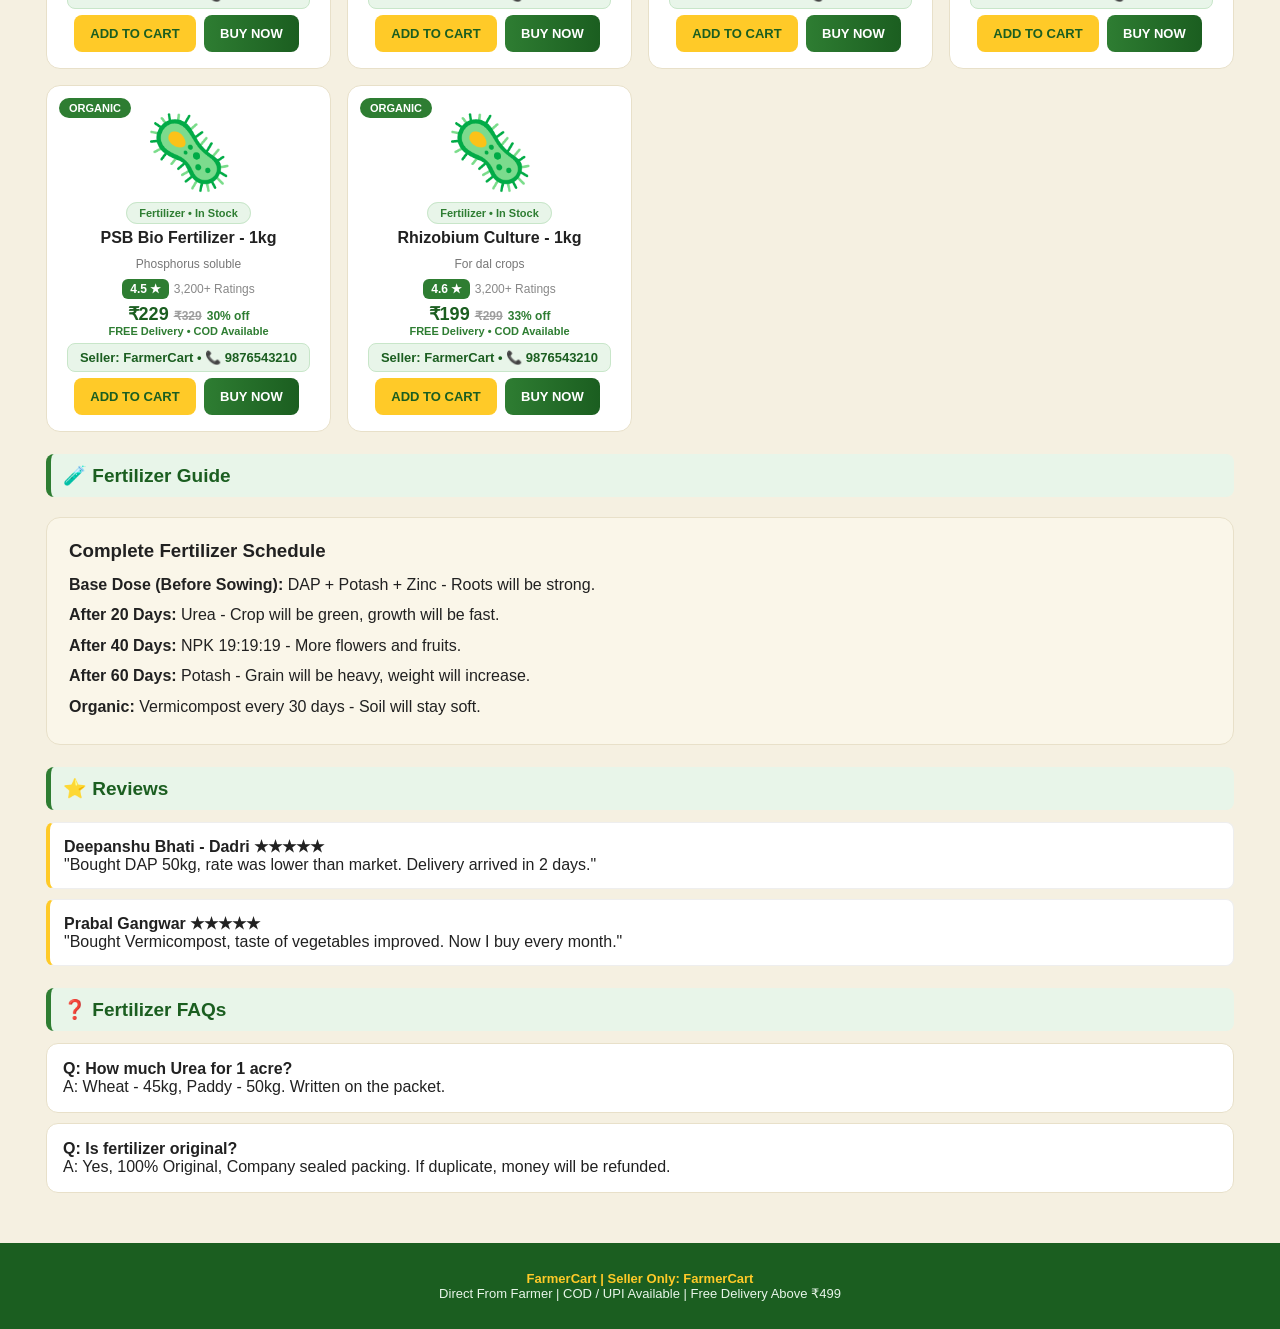
<file: fertilizer.html>
<!DOCTYPE html>
<html>
<head>
<title>Fertilizer - FarmerCart</title>
<link rel="stylesheet" href="style.css">
</head>
<body>

<header>
  <div class="logo" onclick="location.href='index.html'">🌾 FarmerCart<span>Direct From Farmer</span></div>
  <div class="search-box">
    <input id="searchInput" placeholder="Search Fertilizer, Urea, DAP, NPK..." onkeyup="render()">
    <button onclick="render()">🔍</button>
  </div>
  <select class="lang-small" onchange="alert('Language feature coming soon')">
    <option>English</option>
    <option>हिन्दी</option>
  </select>
  <button class="head-btn" onclick="location.href='login.html'">Login</button>
  <button class="head-cart" onclick="location.href='cart.html'">🛒 Cart (<span id="cartCount">0</span>)</button>
</header>
<nav>
  <a href="index.html">Home</a>
  <a href="available.html">All Products</a>
  <a href="seeds.html">Seeds</a>
  <a href="fertilizer.html" class="active">Fertilizer</a>
  <a href="pesticides.html">Pesticide</a>
  <a href="fresh-crops.html">Fresh Crops</a>
  <a href="grocery.html">Grocery</a>
  <a href="crop.html">Crop Info</a>
  <a href="farmer-register.html">Become Seller</a>
  <a href="farmernew.html">Farmer Products</a>
  <a href="orders.html">My Orders</a>
  <a href="help.html">Help</a>
</nav>

<main>
  <div class="cat-hero">
    <h2>🧪 Fertilizer - Plant Nutrition</h2>
    <p>Urea, DAP, NPK, Potash, Zinc, Organic Fertilizer - Original Company Fertilizer At The Right Price. Double Your Yield.</p>
    <span>★ Seller Only: FarmerCart | Free Delivery Above ₹499</span>
  </div>

  <div class="cat-stats">
    <div><b>50</b> Fertilizers</div>
    <div><b>4.7★</b> Avg Rating</div>
    <div><b>3,200+</b> Farmers Bought</div>
    <div><b>100%</b> Original</div>
  </div>

  <div class="cat-filter">
    <input id="searchInput2" placeholder="Search fertilizer..." onkeyup="document.getElementById('searchInput').value=this.value;render()">
    <select id="sort" onchange="render()">
      <option value="">Sort: Popularity</option>
      <option value="low">Price: Low to High</option>
      <option value="high">Price: High to Low</option>
    </select>
    <select id="price" onchange="render()">
      <option value="">All Prices</option>
      <option value="0-300">Under ₹300</option>
      <option value="300-800">₹300 - ₹800</option>
      <option value="800-2000">Above ₹800</option>
    </select>
    <button class="btn-blue" onclick="location.href='cart.html'">Go to Cart →</button>
  </div>

  <div class="section-title"><span>All Fertilizers - 50 Products</span><span id="count" style="font-size:13px"></span></div>
  <div class="cat-grid" id="list"></div>

  <div class="section-title"><span>🧪 Fertilizer Guide</span></div>
  <div class="cat-info">
    <h3>Complete Fertilizer Schedule</h3>
    <p style="line-height:1.9;margin-top:8px">
    <b>Base Dose (Before Sowing):</b> DAP + Potash + Zinc - Roots will be strong.<br>
    <b>After 20 Days:</b> Urea - Crop will be green, growth will be fast.<br>
    <b>After 40 Days:</b> NPK 19:19:19 - More flowers and fruits.<br>
    <b>After 60 Days:</b> Potash - Grain will be heavy, weight will increase.<br>
    <b>Organic:</b> Vermicompost every 30 days - Soil will stay soft.
    </p>
  </div>

  <div class="section-title"><span>⭐ Reviews</span></div>
  <div class="cat-review"><b>Deepanshu Bhati - Dadri ★★★★★</b><p>"Bought DAP 50kg, rate was lower than market. Delivery arrived in 2 days."</p></div>
  <div class="cat-review"><b>Prabal Gangwar ★★★★★</b><p>"Bought Vermicompost, taste of vegetables improved. Now I buy every month."</p></div>

  <div class="section-title"><span>❓ Fertilizer FAQs</span></div>
  <div class="cat-faq"><b>Q: How much Urea for 1 acre?</b><p>A: Wheat - 45kg, Paddy - 50kg. Written on the packet.</p></div>
  <div class="cat-faq"><b>Q: Is fertilizer original?</b><p>A: Yes, 100% Original, Company sealed packing. If duplicate, money will be refunded.</p></div>
</main>

<footer><b>FarmerCart | Seller Only: FarmerCart</b><br>Direct From Farmer | COD / UPI Available | Free Delivery Above ₹499</footer>

<script>
let all=[
{id:201,name:'Urea Fertilizer - 45kg Bag',price:299,old:399,rating:'4.6',emoji:'🧪',stock:'In Stock',desc:'Fast growth, green crop',tag:'BESTSELLER'},
{id:202,name:'DAP Fertilizer - 50kg Bag',price:1299,old:1599,rating:'4.8',emoji:'🧪',stock:'In Stock',desc:'Strong roots, before sowing',tag:'BESTSELLER'},
{id:203,name:'NPK 19:19:19 - 1kg',price:249,old:349,rating:'4.5',emoji:'🧪',stock:'In Stock',desc:'All-rounder fertilizer',tag:''},
{id:204,name:'Potash - MOP 50kg',price:899,old:1099,rating:'4.4',emoji:'🧪',stock:'In Stock',desc:'Heavy grain, more weight',tag:''},
{id:205,name:'Zinc Sulphate - 5kg',price:349,old:449,rating:'4.5',emoji:'🧪',stock:'In Stock',desc:'Leaves will not turn yellow',tag:''},
{id:206,name:'Super Phosphate - 50kg',price:499,old:649,rating:'4.4',emoji:'🧪',stock:'In Stock',desc:'More flowers',tag:''},
{id:207,name:'Vermicompost - 10kg Organic',price:299,old:399,rating:'4.7',emoji:'🌱',stock:'In Stock',desc:'Organic, soft soil',tag:'ORGANIC'},
{id:208,name:'Gobar Khad - Organic 20kg',price:199,old:299,rating:'4.6',emoji:'🌱',stock:'In Stock',desc:'Desi fertilizer, good taste',tag:'ORGANIC'},
{id:209,name:'NPK 12:32:16 - 25kg',price:999,old:1299,rating:'4.6',emoji:'🧪',stock:'In Stock',desc:'Best for potato, onion',tag:'NEW'},
{id:210,name:'Calcium Nitrate - 5kg',price:449,old:599,rating:'4.5',emoji:'🧪',stock:'In Stock',desc:'For tomato, will not crack',tag:'NEW'},
{id:211,name:'Magnesium Sulphate - 5kg',price:299,old:399,rating:'4.4',emoji:'🧪',stock:'In Stock',desc:'Leaf will stay green',tag:''},
{id:212,name:'Boron - 1kg',price:199,old:279,rating:'4.3',emoji:'🧪',stock:'In Stock',desc:'Fruit falling will stop',tag:''},
{id:213,name:'Sulphur - 5kg',price:249,old:329,rating:'4.5',emoji:'🧪',stock:'In Stock',desc:'For mustard, onion',tag:''},
{id:214,name:'Humic Acid - 1 Litre',price:349,old:479,rating:'4.6',emoji:'🧴',stock:'In Stock',desc:'Liquid fertilizer, fast effect',tag:'NEW'},
{id:215,name:'Seaweed Extract - 1 Litre',price:399,old:549,rating:'4.7',emoji:'🌊',stock:'In Stock',desc:'Natural growth hormone',tag:'ORGANIC'},
{id:216,name:'Micronutrient Mix - 1kg',price:299,old:399,rating:'4.5',emoji:'🧪',stock:'In Stock',desc:'All deficiencies together',tag:''},
{id:217,name:'Urea + DAP Combo',price:1499,old:1999,rating:'4.8',emoji:'🎁',stock:'In Stock',desc:'Combo offer, save ₹500',tag:'COMBO'},
{id:218,name:'Organic Jeevamrut - 5 Litre',price:249,old:349,rating:'4.6',emoji:'🌱',stock:'In Stock',desc:'Desi method, 100% organic',tag:'ORGANIC'},
{id:219,name:'NPK 20:20:0 - 25kg',price:899,old:1199,rating:'4.6',emoji:'🧪',stock:'In Stock',desc:'Best for wheat, paddy',tag:''},
{id:220,name:'NPK 13:0:45 - 1kg',price:349,old:479,rating:'4.6',emoji:'🧪',stock:'In Stock',desc:'For fruit size',tag:'NEW'},
{id:221,name:'NPK 0:52:34 - 1kg',price:379,old:499,rating:'4.7',emoji:'🧪',stock:'In Stock',desc:'More flowering',tag:''},
{id:222,name:'Ammonium Sulphate - 25kg',price:649,old:849,rating:'4.5',emoji:'🧪',stock:'In Stock',desc:'For paddy, wheat',tag:''},
{id:223,name:'Urea Phosphate - 1kg',price:299,old:399,rating:'4.6',emoji:'🧪',stock:'In Stock',desc:'Fast nitrogen + phosphorus',tag:''},
{id:224,name:'Iron Sulphate - 2kg',price:249,old:349,rating:'4.5',emoji:'🧪',stock:'In Stock',desc:'Green leaves',tag:''},
{id:225,name:'Copper Sulphate - 1kg',price:329,old:449,rating:'4.5',emoji:'🧪',stock:'In Stock',desc:'Fungus control + nutrition',tag:''},
{id:226,name:'Manganese Sulphate - 1kg',price:279,old:379,rating:'4.5',emoji:'🧪',stock:'In Stock',desc:'Healthy growth',tag:''},
{id:227,name:'Sulphur 90% - 5kg',price:399,old:549,rating:'4.6',emoji:'🧪',stock:'In Stock',desc:'For oilseeds',tag:''},
{id:228,name:'Gypsum - 25kg',price:499,old:699,rating:'4.5',emoji:'🧪',stock:'In Stock',desc:'Soil soft, calcium',tag:''},
{id:229,name:'Rock Phosphate - 25kg',price:599,old:799,rating:'4.5',emoji:'🧪',stock:'In Stock',desc:'Slow release phosphorus',tag:'ORGANIC'},
{id:230,name:'Poultry Manure - 10kg',price:349,old:479,rating:'4.6',emoji:'🐔',stock:'In Stock',desc:'High nitrogen organic',tag:'ORGANIC'},
{id:231,name:'Mustard Cake - 5kg',price:299,old:429,rating:'4.6',emoji:'🌿',stock:'In Stock',desc:'Organic nitrogen',tag:'ORGANIC'},
{id:232,name:'Karanj Cake - 5kg',price:329,old:449,rating:'4.5',emoji:'🌿',stock:'In Stock',desc:'Pest repellent + manure',tag:'ORGANIC'},
{id:233,name:'Castor Cake - 5kg',price:349,old:479,rating:'4.5',emoji:'🌿',stock:'In Stock',desc:'Organic manure',tag:'ORGANIC'},
{id:234,name:'Epsom Salt - 2kg',price:199,old:279,rating:'4.6',emoji:'🧂',stock:'In Stock',desc:'Magnesium for plants',tag:''},
{id:235,name:'Foliar Spray - 1 Litre',price:499,old:699,rating:'4.7',emoji:'🧴',stock:'In Stock',desc:'Spray on leaves',tag:'NEW'},
{id:236,name:'Growth Promoter - 500ml',price:349,old:479,rating:'4.6',emoji:'🌱',stock:'In Stock',desc:'Fast growth',tag:''},
{id:237,name:'Root Booster - 500ml',price:329,old:449,rating:'4.6',emoji:'🌱',stock:'In Stock',desc:'Strong roots',tag:''},
{id:238,name:'Flowering Booster - 500ml',price:399,old:549,rating:'4.7',emoji:'🌸',stock:'In Stock',desc:'More flowers',tag:'NEW'},
{id:239,name:'Fruit Size Increaser - 500ml',price:449,old:599,rating:'4.6',emoji:'🍎',stock:'In Stock',desc:'Bigger fruits',tag:''},
{id:240,name:'Liquid Urea - 1 Litre',price:299,old:399,rating:'4.5',emoji:'🧴',stock:'In Stock',desc:'Nano urea liquid',tag:'NEW'},
{id:241,name:'Nano DAP - 500ml',price:599,old:799,rating:'4.7',emoji:'🧴',stock:'In Stock',desc:'New technology DAP',tag:'NEW'},
{id:242,name:'Nano Urea - 500ml',price:249,old:349,rating:'4.6',emoji:'🧴',stock:'In Stock',desc:'1 bottle = 1 bag urea',tag:'NEW'},
{id:243,name:'Compost - 20kg',price:499,old:699,rating:'4.6',emoji:'♻️',stock:'In Stock',desc:'Ready compost',tag:'ORGANIC'},
{id:244,name:'City Compost - 10kg',price:299,old:429,rating:'4.5',emoji:'♻️',stock:'In Stock',desc:'Organic compost',tag:'ORGANIC'},
{id:245,name:'Trichoderma - 1kg',price:299,old:399,rating:'4.6',emoji:'🦠',stock:'In Stock',desc:'Bio fungicide + manure',tag:'ORGANIC'},
{id:246,name:'Pseudomonas - 1kg',price:279,old:379,rating:'4.5',emoji:'🦠',stock:'In Stock',desc:'Bio fertilizer',tag:'ORGANIC'},
{id:247,name:'Mycorrhiza - 500g',price:449,old:599,rating:'4.7',emoji:'🦠',stock:'In Stock',desc:'Root growth booster',tag:'NEW'},
{id:248,name:'Azotobacter Bio Fertilizer - 1kg',price:249,old:349,rating:'4.5',emoji:'🦠',stock:'In Stock',desc:'Free nitrogen',tag:'ORGANIC'},
{id:249,name:'PSB Bio Fertilizer - 1kg',price:229,old:329,rating:'4.5',emoji:'🦠',stock:'In Stock',desc:'Phosphorus soluble',tag:'ORGANIC'},
{id:250,name:'Rhizobium Culture - 1kg',price:199,old:299,rating:'4.6',emoji:'🦠',stock:'In Stock',desc:'For dal crops',tag:'ORGANIC'}
];

function render(){
  let q = (document.getElementById('searchInput').value || '').toLowerCase();
  let sort = document.getElementById('sort').value;
  let pr = document.getElementById('price').value;
  let list = all.filter(p => p.name.toLowerCase().includes(q) && (!pr || (pr=='0-300' && p.price<=300) || (pr=='300-800' && p.price>300 && p.price<=800) || (pr=='800-2000' && p.price>800)));
  if(sort=='low') list.sort((a,b)=>a.price-b.price);
  if(sort=='high') list.sort((a,b)=>b.price-a.price);
  document.getElementById('count').innerText = list.length + ' Products Found';
  document.getElementById('list').innerHTML = list.map(p=>{
    let off = Math.round((1 - p.price/p.old)*100);
    return `<div class="cat-card">
      ${p.tag ? `<span class="tag ${p.tag=='ORGANIC'?'tag-green':''}">${p.tag}</span>` : ''}
      <div class="cat-emoji">${p.emoji}</div>
      <span class="cat-badge">Fertilizer • ${p.stock}</span>
      <h4 style="margin:8px 0">${p.name}</h4>
      <p class="cat-desc">${p.desc}</p>
      <p><span class="p-rating">${p.rating} ★</span> <span style="font-size:12px;color:#888">3,200+ Ratings</span></p>
      <p class="p-price">₹${p.price} <span class="p-old">₹${p.old}</span> <span class="p-off">${off}% off</span></p>
      <p class="p-delivery">FREE Delivery • COD Available</p>
      <p style="margin-top:6px"><span class="phone-box">Seller: FarmerCart • 📞 9876543210</span></p>
      <button class="btn" onclick="add(${p.id})">ADD TO CART</button>
      <button class="btn btn-buy" onclick="buy(${p.id})">BUY NOW</button>
    </div>`;
  }).join('');
}

function add(id){
  let cart = JSON.parse(localStorage.getItem('fc_cart') || '[]');
  let p = all.find(x=>x.id==id);
  let ex = cart.find(x=>x.id==id);
  if(ex) ex.qty++; else cart.push({...p, cat:'Fertilizer', qty:1, phone:'9876543210'});
  localStorage.setItem('fc_cart', JSON.stringify(cart));
  updateCartCount();
  alert(p.name + ' added to cart!');
}
function buy(id){ add(id); location.href='cart.html'; }
function updateCartCount(){
  let cart = JSON.parse(localStorage.getItem('fc_cart') || '[]');
  let n = cart.reduce((a,b)=>a+b.qty,0);
  document.getElementById('cartCount').innerText = n;
}
render();
updateCartCount();
</script>
</body>
</html>
</file>
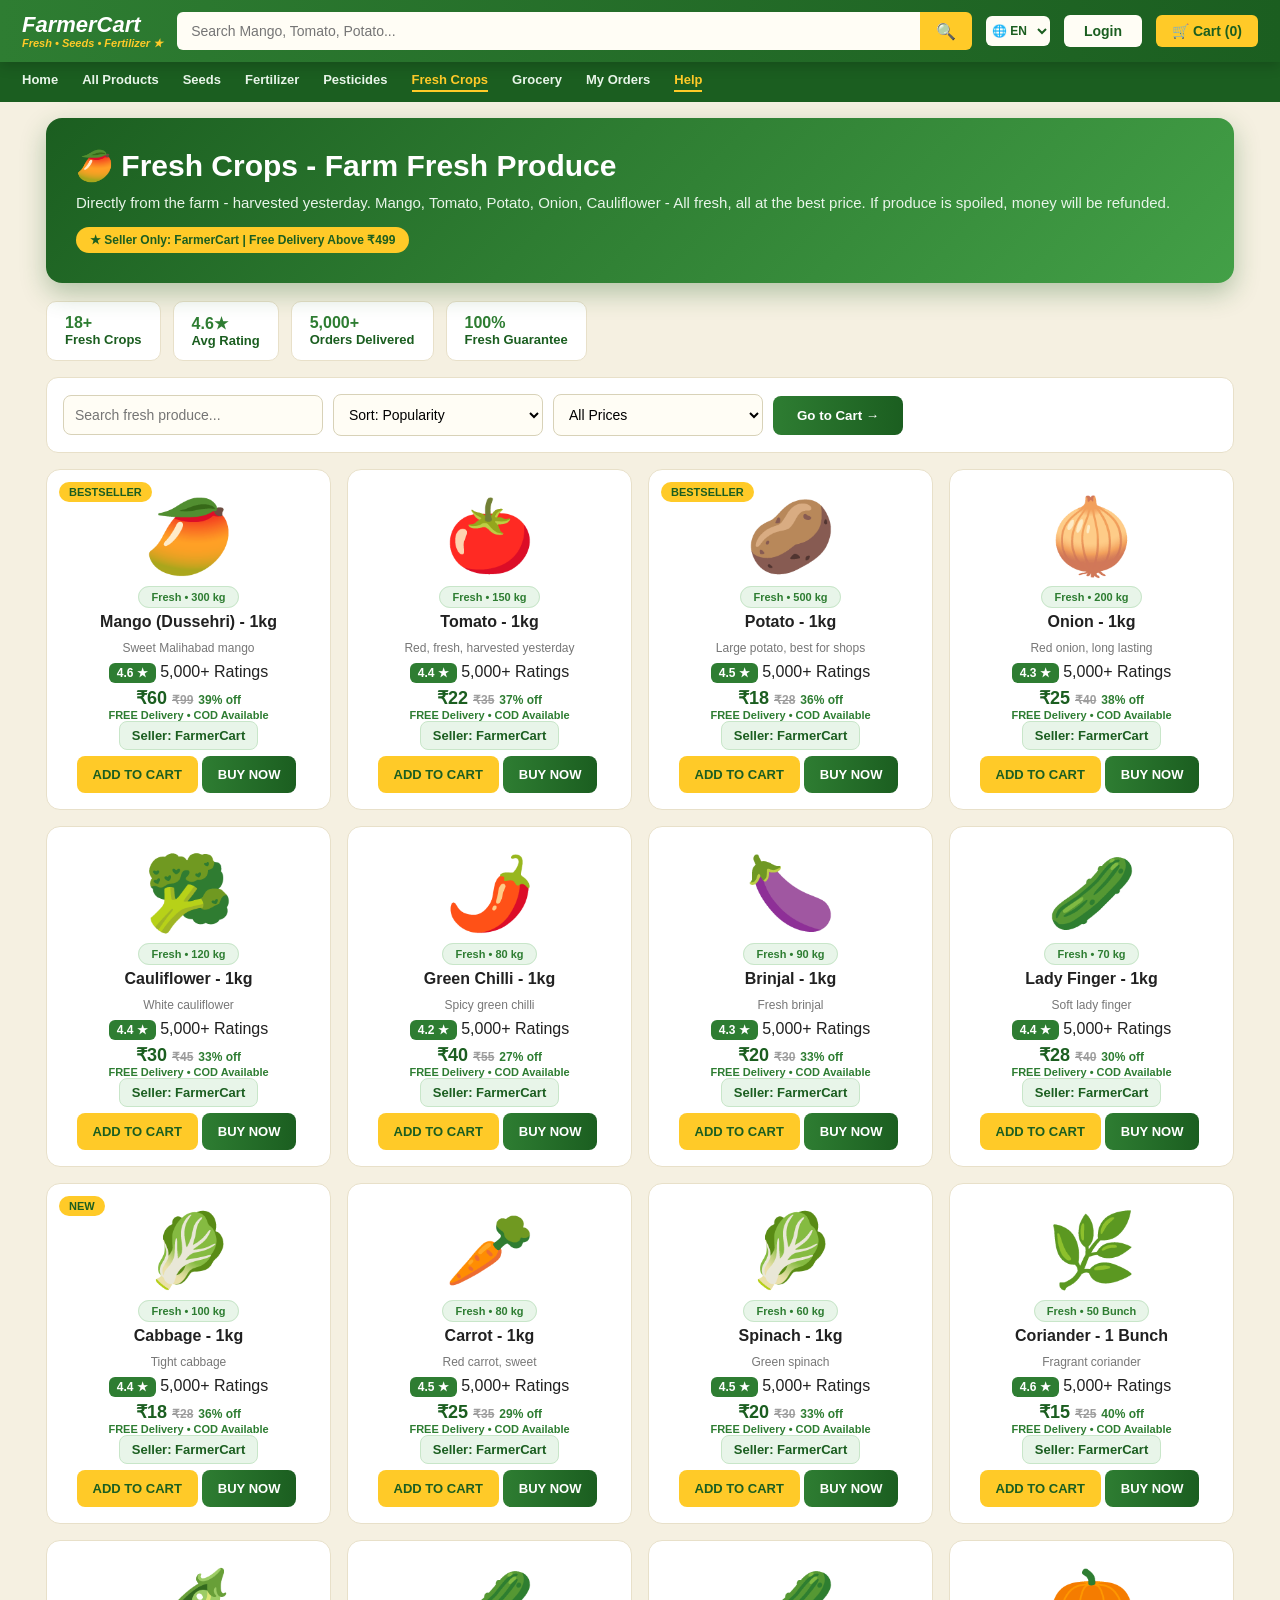
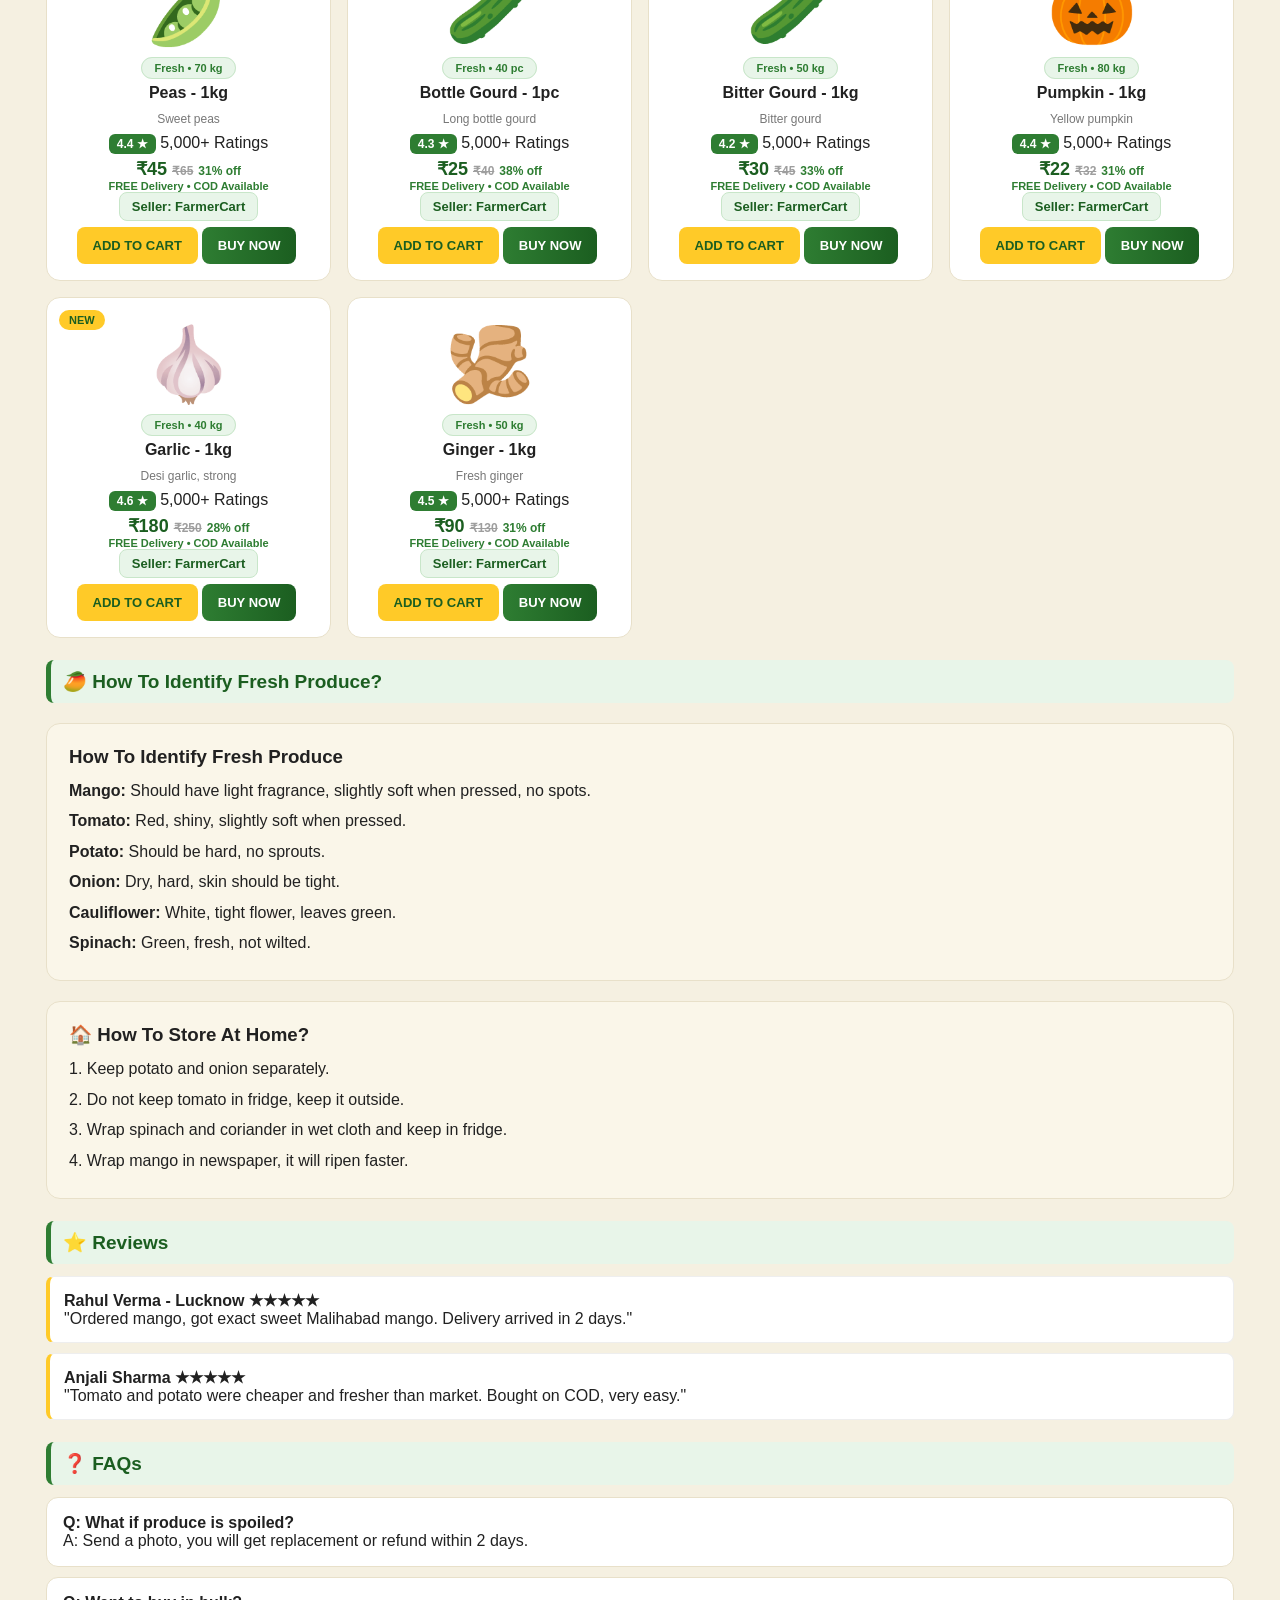
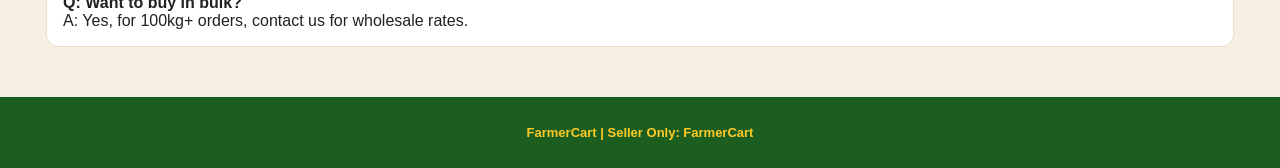
<file: fresh-crops.html>
<!DOCTYPE html>
<html><head><title>Fresh Crops - FarmerCart</title><link rel="stylesheet" href="style.css"></head>
<body>
<header><div class="logo" onclick="location.href='index.html'">FarmerCart<span>Fresh • Seeds • Fertilizer ★</span></div><div class="search-box"><input id="s" placeholder="Search Mango, Tomato, Potato..." onkeyup="render()"><button onclick="render()">🔍</button></div><select class="lang-small"><option>🌐 EN</option><option>Hindi</option></select><button class="head-btn" onclick="location.href='login.html'">Login</button><button class="head-cart" onclick="location.href='cart.html'">🛒 Cart (<span id="cc">0</span>)</button></header>
<nav><a href="index.html">Home</a><a href="available.html">All Products</a><a href="seeds.html">Seeds</a><a href="fertilizer.html">Fertilizer</a><a href="pesticides.html">Pesticides</a><a href="fresh-crops.html" class="active">Fresh Crops</a><a href="grocery.html">Grocery</a><a href="orders.html">My Orders</a>  <a href="help.html" class="active">Help</a></nav>
<main>
<div class="cat-hero"><h2>🥭 Fresh Crops - Farm Fresh Produce</h2><p>Directly from the farm - harvested yesterday. Mango, Tomato, Potato, Onion, Cauliflower - All fresh, all at the best price. If produce is spoiled, money will be refunded.</p><span>★ Seller Only: FarmerCart | Free Delivery Above ₹499</span></div>
<div class="cat-stats"><div><b>18+</b> Fresh Crops</div><div><b>4.6★</b> Avg Rating</div><div><b>5,000+</b> Orders Delivered</div><div><b>100%</b> Fresh Guarantee</div></div>
<div class="cat-filter"><input placeholder="Search fresh produce..." onkeyup="document.getElementById('s').value=this.value;render()"><select id="sort" onchange="render()"><option value="">Sort: Popularity</option><option value="low">Price: Low to High</option><option value="high">Price: High to Low</option></select><select id="price" onchange="render()"><option value="">All Prices</option><option value="0-30">Under ₹30/kg</option><option value="30-100">Above ₹30/kg</option></select><button class="btn-blue" onclick="location.href='cart.html'">Go to Cart →</button></div>
<div class="cat-grid" id="list"></div>
<div class="section-title">🥭 How To Identify Fresh Produce?</div>
<div class="cat-info"><h3>How To Identify Fresh Produce</h3><p style="line-height:1.9;margin-top:8px"><b>Mango:</b> Should have light fragrance, slightly soft when pressed, no spots.<br><b>Tomato:</b> Red, shiny, slightly soft when pressed.<br><b>Potato:</b> Should be hard, no sprouts.<br><b>Onion:</b> Dry, hard, skin should be tight.<br><b>Cauliflower:</b> White, tight flower, leaves green.<br><b>Spinach:</b> Green, fresh, not wilted.</p></div>
<div class="cat-info"><h3>🏠 How To Store At Home?</h3><p style="line-height:1.9;margin-top:8px">1. Keep potato and onion separately.<br>2. Do not keep tomato in fridge, keep it outside.<br>3. Wrap spinach and coriander in wet cloth and keep in fridge.<br>4. Wrap mango in newspaper, it will ripen faster.</p></div>
<div class="section-title">⭐ Reviews</div>
<div class="cat-review"><b>Rahul Verma - Lucknow ★★★★★</b><p>"Ordered mango, got exact sweet Malihabad mango. Delivery arrived in 2 days."</p></div>
<div class="cat-review"><b>Anjali Sharma ★★★★★</b><p>"Tomato and potato were cheaper and fresher than market. Bought on COD, very easy."</p></div>
<div class="section-title">❓ FAQs</div>
<div class="cat-faq"><b>Q: What if produce is spoiled?</b><p>A: Send a photo, you will get replacement or refund within 2 days.</p></div>
<div class="cat-faq"><b>Q: Want to buy in bulk?</b><p>A: Yes, for 100kg+ orders, contact us for wholesale rates.</p></div>
</main>
<script>
let all=[
{id:401,name:'Mango (Dussehri) - 1kg',price:60,old:99,rating:'4.6',emoji:'🥭',stock:'300 kg',desc:'Sweet Malihabad mango',tag:'BESTSELLER'},
{id:402,name:'Tomato - 1kg',price:22,old:35,rating:'4.4',emoji:'🍅',stock:'150 kg',desc:'Red, fresh, harvested yesterday',tag:''},
{id:403,name:'Potato - 1kg',price:18,old:28,rating:'4.5',emoji:'🥔',stock:'500 kg',desc:'Large potato, best for shops',tag:'BESTSELLER'},
{id:404,name:'Onion - 1kg',price:25,old:40,rating:'4.3',emoji:'🧅',stock:'200 kg',desc:'Red onion, long lasting',tag:''},
{id:405,name:'Cauliflower - 1kg',price:30,old:45,rating:'4.4',emoji:'🥦',stock:'120 kg',desc:'White cauliflower',tag:''},
{id:406,name:'Green Chilli - 1kg',price:40,old:55,rating:'4.2',emoji:'🌶️',stock:'80 kg',desc:'Spicy green chilli',tag:''},
{id:407,name:'Brinjal - 1kg',price:20,old:30,rating:'4.3',emoji:'🍆',stock:'90 kg',desc:'Fresh brinjal',tag:''},
{id:408,name:'Lady Finger - 1kg',price:28,old:40,rating:'4.4',emoji:'🥒',stock:'70 kg',desc:'Soft lady finger',tag:''},
{id:409,name:'Cabbage - 1kg',price:18,old:28,rating:'4.4',emoji:'🥬',stock:'100 kg',desc:'Tight cabbage',tag:'NEW'},
{id:410,name:'Carrot - 1kg',price:25,old:35,rating:'4.5',emoji:'🥕',stock:'80 kg',desc:'Red carrot, sweet',tag:''},
{id:411,name:'Spinach - 1kg',price:20,old:30,rating:'4.5',emoji:'🥬',stock:'60 kg',desc:'Green spinach',tag:''},
{id:412,name:'Coriander - 1 Bunch',price:15,old:25,rating:'4.6',emoji:'🌿',stock:'50 Bunch',desc:'Fragrant coriander',tag:''},
{id:413,name:'Peas - 1kg',price:45,old:65,rating:'4.4',emoji:'🫛',stock:'70 kg',desc:'Sweet peas',tag:''},
{id:414,name:'Bottle Gourd - 1pc',price:25,old:40,rating:'4.3',emoji:'🥒',stock:'40 pc',desc:'Long bottle gourd',tag:''},
{id:415,name:'Bitter Gourd - 1kg',price:30,old:45,rating:'4.2',emoji:'🥒',stock:'50 kg',desc:'Bitter gourd',tag:''},
{id:416,name:'Pumpkin - 1kg',price:22,old:32,rating:'4.4',emoji:'🎃',stock:'80 kg',desc:'Yellow pumpkin',tag:''},
{id:417,name:'Garlic - 1kg',price:180,old:250,rating:'4.6',emoji:'🧄',stock:'40 kg',desc:'Desi garlic, strong',tag:'NEW'},
{id:418,name:'Ginger - 1kg',price:90,old:130,rating:'4.5',emoji:'🫚',stock:'50 kg',desc:'Fresh ginger',tag:''}
];
function render(){let q=(document.getElementById('s').value||'').toLowerCase(); let sort=document.getElementById('sort').value; let pr=document.getElementById('price').value; let list=all.filter(p=>p.name.toLowerCase().includes(q) && (!pr || (pr=='0-30'&&p.price<=30) || (pr=='30-100'&&p.price>30))); if(sort=='low') list.sort((a,b)=>a.price-b.price); if(sort=='high') list.sort((a,b)=>b.price-a.price); document.getElementById('list').innerHTML=list.map(p=>{let off=Math.round((1-p.price/p.old)*100); return `<div class="cat-card">${p.tag?`<span class="tag">${p.tag}</span>`:''}<div class="cat-emoji">${p.emoji}</div><span class="cat-badge">Fresh • ${p.stock}</span><h4 style="margin:8px 0">${p.name}</h4><p class="cat-desc">${p.desc}</p><p><span class="p-rating">${p.rating} ★</span> 5,000+ Ratings</p><p class="p-price">₹${p.price} <span class="p-old">₹${p.old}</span> <span class="p-off">${off}% off</span></p><p class="p-delivery">FREE Delivery • COD Available</p><p class="phone-box">Seller: FarmerCart</p><br><button class="btn" onclick="add(${p.id})">ADD TO CART</button><button class="btn btn-buy" onclick="buy(${p.id})">BUY NOW</button></div>`}).join('');}
function add(id){let cart=JSON.parse(localStorage.getItem('fc_cart')||'[]'); let p=all.find(x=>x.id==id); let ex=cart.find(x=>x.id==id); if(ex) ex.qty++; else cart.push({...p,cat:'Fresh',qty:1}); localStorage.setItem('fc_cart',JSON.stringify(cart)); document.getElementById('cc').innerText=cart.length; alert(p.name+' added to cart!');}
function buy(id){add(id); location.href='cart.html';}
render(); document.getElementById('cc').innerText=JSON.parse(localStorage.getItem('fc_cart')||'[]').length;
</script>
<footer><b>FarmerCart | Seller Only: FarmerCart</b></footer>
</body></html>
</file>
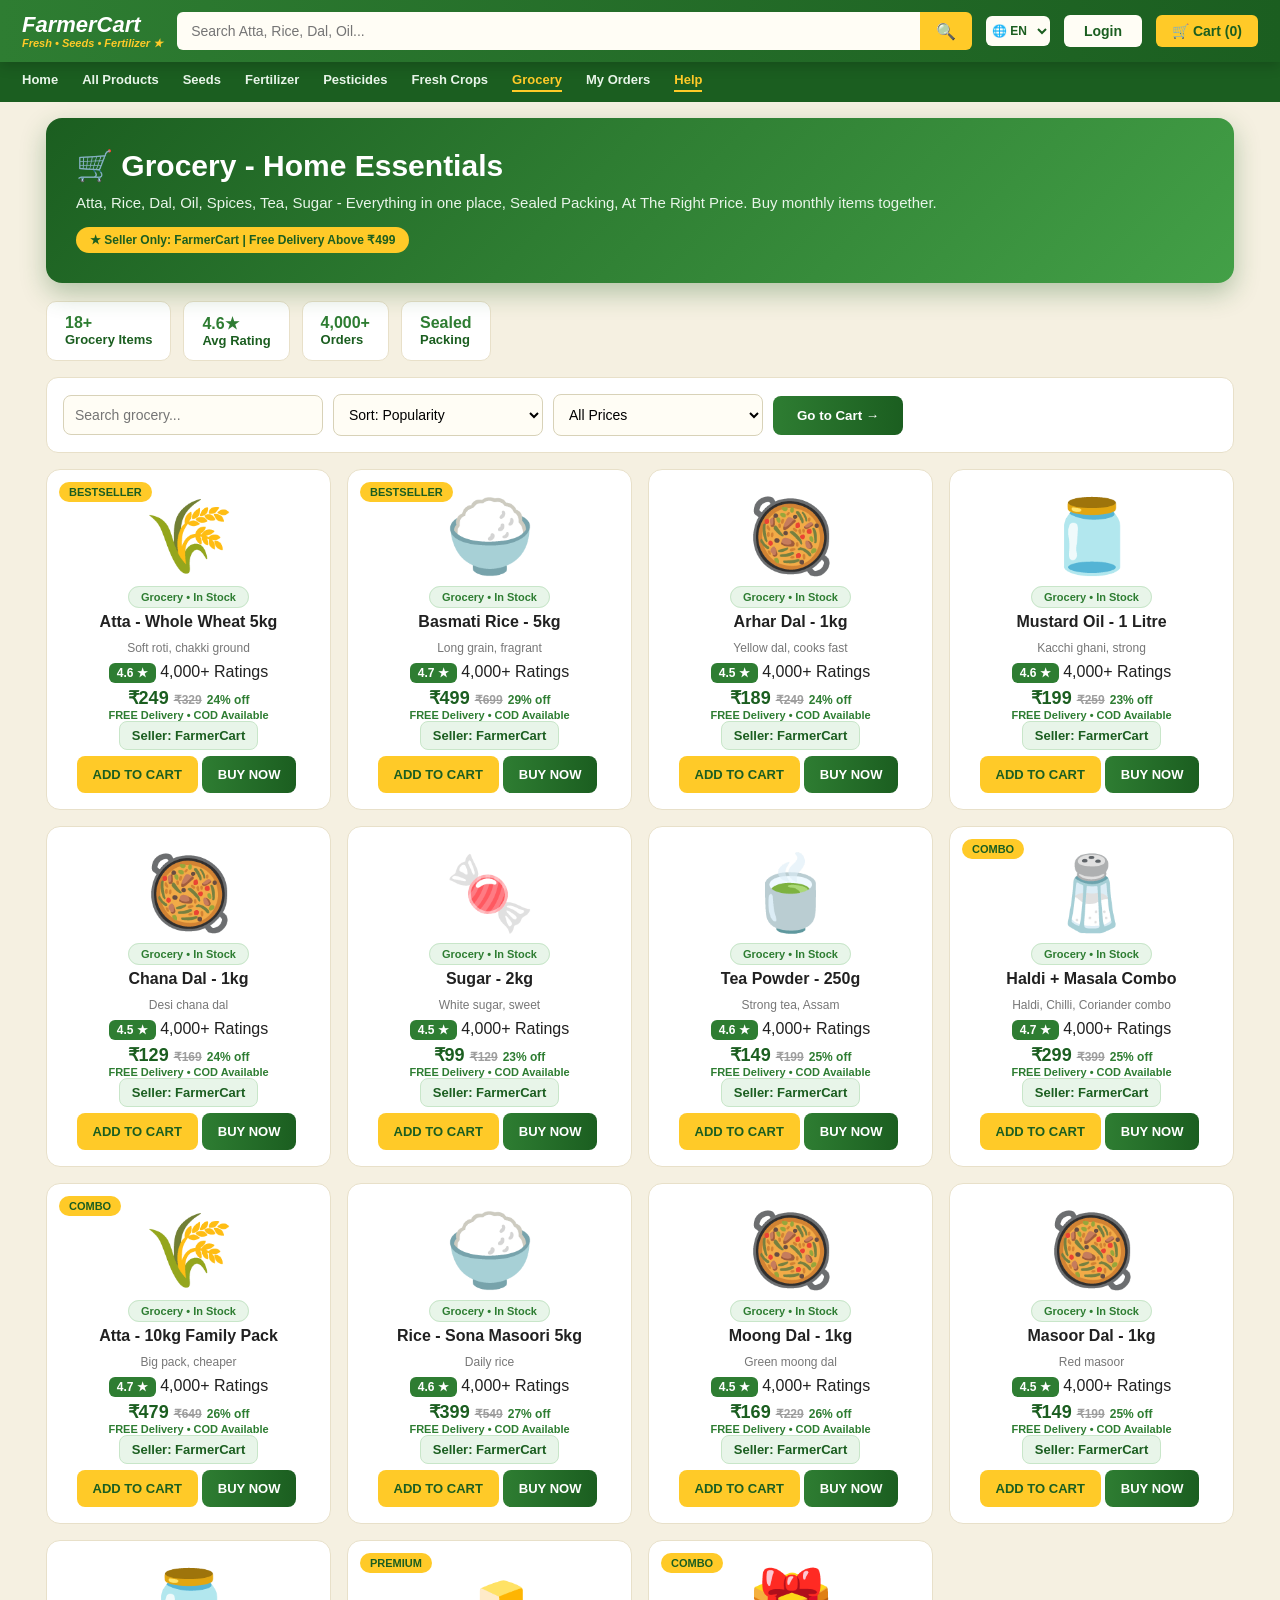
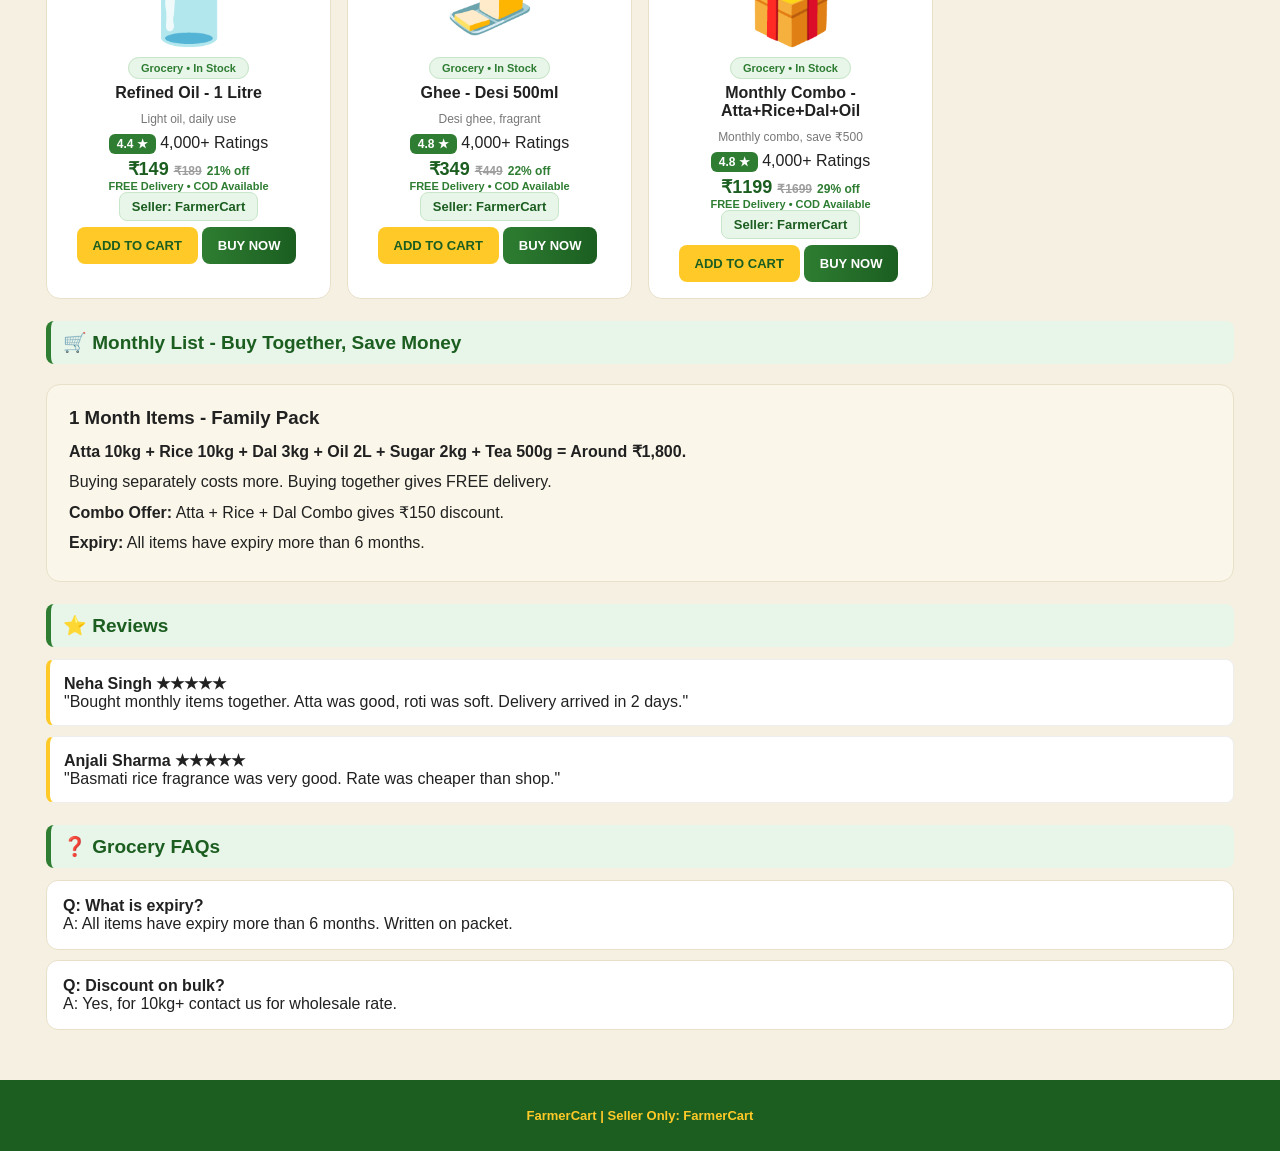
<file: grocery.html>
<!DOCTYPE html>
<html><head><title>Grocery - FarmerCart</title><link rel="stylesheet" href="style.css"></head>
<body>
<header><div class="logo" onclick="location.href='index.html'">FarmerCart<span>Fresh • Seeds • Fertilizer ★</span></div><div class="search-box"><input id="s" placeholder="Search Atta, Rice, Dal, Oil..." onkeyup="render()"><button onclick="render()">🔍</button></div><select class="lang-small"><option>🌐 EN</option><option>Hindi</option></select><button class="head-btn" onclick="location.href='login.html'">Login</button><button class="head-cart" onclick="location.href='cart.html'">🛒 Cart (<span id="cc">0</span>)</button></header>
<nav><a href="index.html">Home</a><a href="available.html">All Products</a><a href="seeds.html">Seeds</a><a href="fertilizer.html">Fertilizer</a><a href="pesticides.html">Pesticides</a><a href="fresh-crops.html">Fresh Crops</a><a href="grocery.html" class="active">Grocery</a><a href="orders.html">My Orders</a>  <a href="help.html" class="active">Help</a></nav>
<main>
<div class="cat-hero"><h2>🛒 Grocery - Home Essentials</h2><p>Atta, Rice, Dal, Oil, Spices, Tea, Sugar - Everything in one place, Sealed Packing, At The Right Price. Buy monthly items together.</p><span>★ Seller Only: FarmerCart | Free Delivery Above ₹499</span></div>
<div class="cat-stats"><div><b>18+</b> Grocery Items</div><div><b>4.6★</b> Avg Rating</div><div><b>4,000+</b> Orders</div><div><b>Sealed</b> Packing</div></div>
<div class="cat-filter"><input placeholder="Search grocery..." onkeyup="document.getElementById('s').value=this.value;render()"><select id="sort" onchange="render()"><option value="">Sort: Popularity</option><option value="low">Price: Low to High</option><option value="high">Price: High to Low</option></select><select id="price" onchange="render()"><option value="">All Prices</option><option value="0-200">Under ₹200</option><option value="200-500">₹200 - ₹500</option></select><button class="btn-blue" onclick="location.href='cart.html'">Go to Cart →</button></div>
<div class="cat-grid" id="list"></div>
<div class="section-title">🛒 Monthly List - Buy Together, Save Money</div>
<div class="cat-info"><h3>1 Month Items - Family Pack</h3><p style="line-height:1.9;margin-top:8px"><b>Atta 10kg + Rice 10kg + Dal 3kg + Oil 2L + Sugar 2kg + Tea 500g = Around ₹1,800.</b><br>Buying separately costs more. Buying together gives FREE delivery.<br><b>Combo Offer:</b> Atta + Rice + Dal Combo gives ₹150 discount.<br><b>Expiry:</b> All items have expiry more than 6 months.</p></div>
<div class="section-title">⭐ Reviews</div>
<div class="cat-review"><b>Neha Singh ★★★★★</b><p>"Bought monthly items together. Atta was good, roti was soft. Delivery arrived in 2 days."</p></div>
<div class="cat-review"><b>Anjali Sharma ★★★★★</b><p>"Basmati rice fragrance was very good. Rate was cheaper than shop."</p></div>
<div class="section-title">❓ Grocery FAQs</div>
<div class="cat-faq"><b>Q: What is expiry?</b><p>A: All items have expiry more than 6 months. Written on packet.</p></div>
<div class="cat-faq"><b>Q: Discount on bulk?</b><p>A: Yes, for 10kg+ contact us for wholesale rate.</p></div>
</main>
<script>
let all=[
{id:501,name:'Atta - Whole Wheat 5kg',price:249,old:329,rating:'4.6',emoji:'🌾',stock:'In Stock',desc:'Soft roti, chakki ground',tag:'BESTSELLER'},
{id:502,name:'Basmati Rice - 5kg',price:499,old:699,rating:'4.7',emoji:'🍚',stock:'In Stock',desc:'Long grain, fragrant',tag:'BESTSELLER'},
{id:503,name:'Arhar Dal - 1kg',price:189,old:249,rating:'4.5',emoji:'🥘',stock:'In Stock',desc:'Yellow dal, cooks fast',tag:''},
{id:504,name:'Mustard Oil - 1 Litre',price:199,old:259,rating:'4.6',emoji:'🫙',stock:'In Stock',desc:'Kacchi ghani, strong',tag:''},
{id:505,name:'Chana Dal - 1kg',price:129,old:169,rating:'4.5',emoji:'🥘',stock:'In Stock',desc:'Desi chana dal',tag:''},
{id:506,name:'Sugar - 2kg',price:99,old:129,rating:'4.5',emoji:'🍬',stock:'In Stock',desc:'White sugar, sweet',tag:''},
{id:507,name:'Tea Powder - 250g',price:149,old:199,rating:'4.6',emoji:'🍵',stock:'In Stock',desc:'Strong tea, Assam',tag:''},
{id:508,name:'Haldi + Masala Combo',price:299,old:399,rating:'4.7',emoji:'🧂',stock:'In Stock',desc:'Haldi, Chilli, Coriander combo',tag:'COMBO'},
{id:509,name:'Atta - 10kg Family Pack',price:479,old:649,rating:'4.7',emoji:'🌾',stock:'In Stock',desc:'Big pack, cheaper',tag:'COMBO'},
{id:510,name:'Rice - Sona Masoori 5kg',price:399,old:549,rating:'4.6',emoji:'🍚',stock:'In Stock',desc:'Daily rice',tag:''},
{id:511,name:'Moong Dal - 1kg',price:169,old:229,rating:'4.5',emoji:'🥘',stock:'In Stock',desc:'Green moong dal',tag:''},
{id:512,name:'Masoor Dal - 1kg',price:149,old:199,rating:'4.5',emoji:'🥘',stock:'In Stock',desc:'Red masoor',tag:''},
{id:513,name:'Refined Oil - 1 Litre',price:149,old:189,rating:'4.4',emoji:'🫙',stock:'In Stock',desc:'Light oil, daily use',tag:''},
{id:514,name:'Ghee - Desi 500ml',price:349,old:449,rating:'4.8',emoji:'🧈',stock:'In Stock',desc:'Desi ghee, fragrant',tag:'PREMIUM'},
{id:518,name:'Monthly Combo - Atta+Rice+Dal+Oil',price:1199,old:1699,rating:'4.8',emoji:'🎁',stock:'In Stock',desc:'Monthly combo, save ₹500',tag:'COMBO'}
];
function render(){let q=(document.getElementById('s').value||'').toLowerCase(); let sort=document.getElementById('sort').value; let pr=document.getElementById('price').value; let list=all.filter(p=>p.name.toLowerCase().includes(q) && (!pr || (pr=='0-200'&&p.price<=200) || (pr=='200-500'&&p.price>200))); if(sort=='low') list.sort((a,b)=>a.price-b.price); if(sort=='high') list.sort((a,b)=>b.price-a.price); document.getElementById('list').innerHTML=list.map(p=>{let off=Math.round((1-p.price/p.old)*100); return `<div class="cat-card">${p.tag?`<span class="tag">${p.tag}</span>`:''}<div class="cat-emoji">${p.emoji}</div><span class="cat-badge">Grocery • ${p.stock}</span><h4 style="margin:8px 0">${p.name}</h4><p class="cat-desc">${p.desc}</p><p><span class="p-rating">${p.rating} ★</span> 4,000+ Ratings</p><p class="p-price">₹${p.price} <span class="p-old">₹${p.old}</span> <span class="p-off">${off}% off</span></p><p class="p-delivery">FREE Delivery • COD Available</p><p class="phone-box">Seller: FarmerCart</p><br><button class="btn" onclick="add(${p.id})">ADD TO CART</button><button class="btn btn-buy" onclick="buy(${p.id})">BUY NOW</button></div>`}).join('');}
function add(id){let cart=JSON.parse(localStorage.getItem('fc_cart')||'[]'); let p=all.find(x=>x.id==id); let ex=cart.find(x=>x.id==id); if(ex) ex.qty++; else cart.push({...p,cat:'Grocery',qty:1}); localStorage.setItem('fc_cart',JSON.stringify(cart)); document.getElementById('cc').innerText=cart.length; alert(p.name+' added to cart!');}
function buy(id){add(id); location.href='cart.html';}
render(); document.getElementById('cc').innerText=JSON.parse(localStorage.getItem('fc_cart')||'[]').length;
</script>
<footer><b>FarmerCart | Seller Only: FarmerCart</b></footer>
</body></html>
</file>
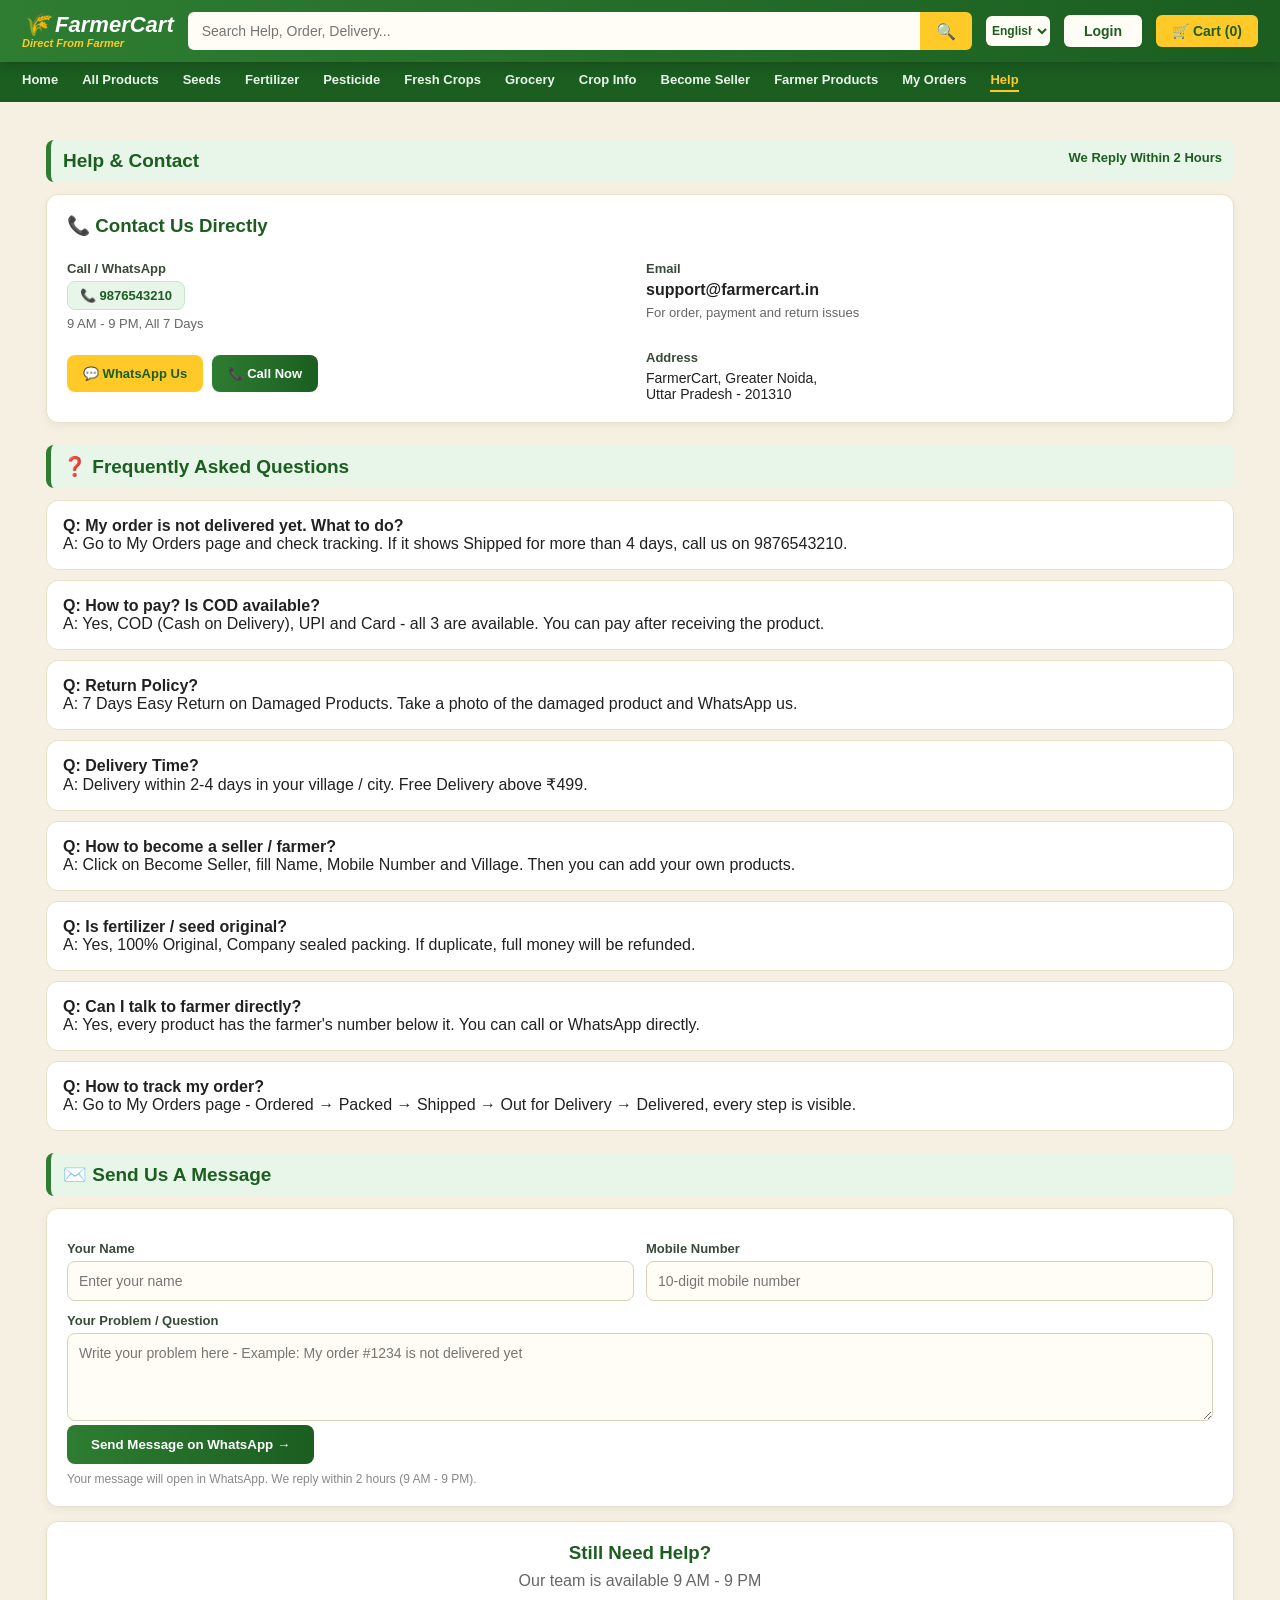
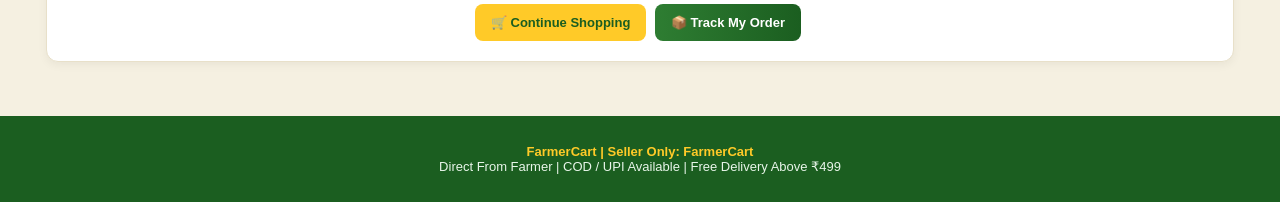
<file: help.html>
<!DOCTYPE html>
<html>
<head>
<title>Help - FarmerCart</title>
<link rel="stylesheet" href="style.css">
</head>
<body>

<header>
  <div class="logo" onclick="location.href='index.html'">🌾 FarmerCart<span>Direct From Farmer</span></div>
  <div class="search-box">
    <input id="searchInput" placeholder="Search Help, Order, Delivery..." onkeyup="searchHelp()">
    <button onclick="searchHelp()">🔍</button>
  </div>
  <select class="lang-small" onchange="alert('Language feature coming soon')">
    <option>English</option>
    <option>हिन्दी</option>
  </select>
  <button class="head-btn" onclick="location.href='login.html'">Login</button>
  <button class="head-cart" onclick="location.href='cart.html'">🛒 Cart (<span id="cartCount">0</span>)</button>
</header>
<nav>
  <a href="index.html">Home</a>
  <a href="available.html">All Products</a>
  <a href="seeds.html">Seeds</a>
  <a href="fertilizer.html">Fertilizer</a>
  <a href="pesticides.html">Pesticide</a>
  <a href="fresh-crops.html">Fresh Crops</a>
  <a href="grocery.html">Grocery</a>
  <a href="crop.html">Crop Info</a>
  <a href="farmer-register.html">Become Seller</a>
  <a href="farmernew.html">Farmer Products</a>
  <a href="orders.html">My Orders</a>
  <a href="help.html" class="active">Help</a>
</nav>

<main>
  <div class="section-title"><span>Help & Contact</span><span style="font-size:13px">We Reply Within 2 Hours</span></div>

  <div class="card">
    <h3 style="color:#1b5e20">📞 Contact Us Directly</h3>
    <div class="row" style="margin-top:12px">
      <div>
        <label>Call / WhatsApp</label>
        <p><span class="phone-box">📞 9876543210</span></p>
        <p style="font-size:13px;color:#666;margin-top:6px">9 AM - 9 PM, All 7 Days</p>
        <br>
        <button class="btn" onclick="window.open('https://wa.me/919876543210?text=Hello FarmerCart, I need help','_blank')">💬 WhatsApp Us</button>
        <button class="btn btn-buy" onclick="location.href='tel:9876543210'">📞 Call Now</button>
      </div>
      <div>
        <label>Email</label>
        <p><b>support@farmercart.in</b></p>
        <p style="font-size:13px;color:#666;margin-top:6px">For order, payment and return issues</p>
        <br>
        <label>Address</label>
        <p style="font-size:14px">FarmerCart, Greater Noida,<br>Uttar Pradesh - 201310</p>
      </div>
    </div>
  </div>

  <div class="section-title"><span>❓ Frequently Asked Questions</span></div>
  <div id="faqList">
    <div class="cat-faq"><b>Q: My order is not delivered yet. What to do?</b><p>A: Go to My Orders page and check tracking. If it shows Shipped for more than 4 days, call us on 9876543210.</p></div>
    <div class="cat-faq"><b>Q: How to pay? Is COD available?</b><p>A: Yes, COD (Cash on Delivery), UPI and Card - all 3 are available. You can pay after receiving the product.</p></div>
    <div class="cat-faq"><b>Q: Return Policy?</b><p>A: 7 Days Easy Return on Damaged Products. Take a photo of the damaged product and WhatsApp us.</p></div>
    <div class="cat-faq"><b>Q: Delivery Time?</b><p>A: Delivery within 2-4 days in your village / city. Free Delivery above ₹499.</p></div>
    <div class="cat-faq"><b>Q: How to become a seller / farmer?</b><p>A: Click on Become Seller, fill Name, Mobile Number and Village. Then you can add your own products.</p></div>
    <div class="cat-faq"><b>Q: Is fertilizer / seed original?</b><p>A: Yes, 100% Original, Company sealed packing. If duplicate, full money will be refunded.</p></div>
    <div class="cat-faq"><b>Q: Can I talk to farmer directly?</b><p>A: Yes, every product has the farmer's number below it. You can call or WhatsApp directly.</p></div>
    <div class="cat-faq"><b>Q: How to track my order?</b><p>A: Go to My Orders page - Ordered → Packed → Shipped → Out for Delivery → Delivered, every step is visible.</p></div>
  </div>

  <div class="section-title"><span>✉️ Send Us A Message</span></div>
  <div class="card">
    <div class="row">
      <div><label>Your Name</label><input id="hname" placeholder="Enter your name"></div>
      <div><label>Mobile Number</label><input id="hphone" placeholder="10-digit mobile number"></div>
    </div>
    <label>Your Problem / Question</label>
    <textarea id="hmsg" rows="4" placeholder="Write your problem here - Example: My order #1234 is not delivered yet"></textarea>
    <br>
    <button class="btn-blue" onclick="sendHelp()">Send Message on WhatsApp →</button>
    <p style="font-size:12px;color:#888;margin-top:8px">Your message will open in WhatsApp. We reply within 2 hours (9 AM - 9 PM).</p>
  </div>

  <div class="card" style="text-align:center">
    <h3 style="color:#1b5e20">Still Need Help?</h3>
    <p style="margin:8px 0;color:#666">Our team is available 9 AM - 9 PM</p>
    <button class="btn" onclick="location.href='available.html'">🛒 Continue Shopping</button>
    <button class="btn btn-buy" onclick="location.href='orders.html'">📦 Track My Order</button>
  </div>
</main>

<footer><b>FarmerCart | Seller Only: FarmerCart</b><br>Direct From Farmer | COD / UPI Available | Free Delivery Above ₹499</footer>

<script>
function searchHelp(){
  let q = (document.getElementById('searchInput').value || '').toLowerCase();
  let faqs = document.querySelectorAll('#faqList .cat-faq');
  faqs.forEach(f => {
    let txt = f.innerText.toLowerCase();
    f.style.display = txt.includes(q) ? 'block' : 'none';
  });
  if(q) document.getElementById('faqList').scrollIntoView({behavior:'smooth'});
}
function sendHelp(){
  let name = document.getElementById('hname').value;
  let phone = document.getElementById('hphone').value;
  let msg = document.getElementById('hmsg').value;
  if(!name || !msg){ alert('Please enter your name and message'); return; }
  let text = 'Hello FarmerCart,%0AName: ' + encodeURIComponent(name) + '%0APhone: ' + encodeURIComponent(phone) + '%0AProblem: ' + encodeURIComponent(msg);
  window.open('https://wa.me/919876543210?text=' + text, '_blank');
}
function updateCartCount(){
  let cart = JSON.parse(localStorage.getItem('fc_cart') || '[]');
  let n = cart.reduce((a,b)=>a+b.qty,0);
  document.getElementById('cartCount').innerText = n;
}
updateCartCount();
</script>
</body>
</html>
</file>
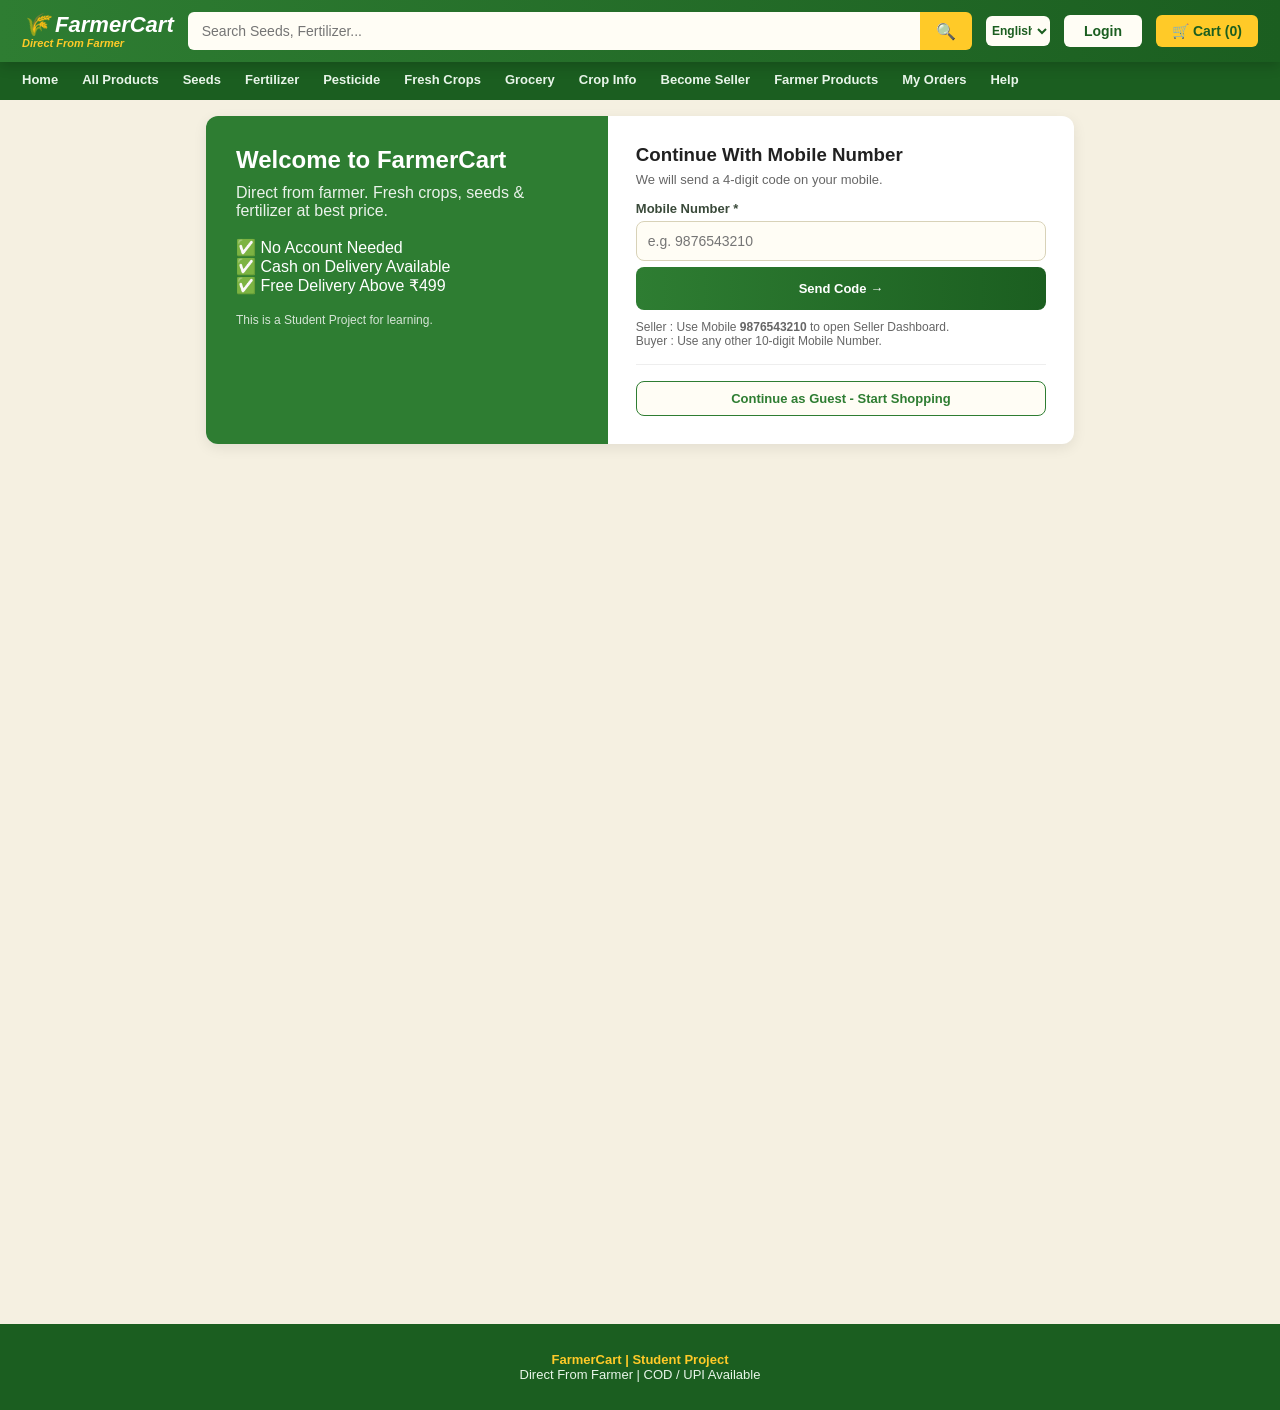
<file: login.html>
<!DOCTYPE html>
<html>
<head>
<title>Login - FarmerCart</title>
<link rel="stylesheet" href="style.css">
</head>
<body>

<header>
  <div class="logo" onclick="location.href='index.html'">🌾 FarmerCart<span>Direct From Farmer</span></div>
  <div class="search-box">
    <input id="searchInput" placeholder="Search Seeds, Fertilizer...">
    <button onclick="location.href='available.html'">🔍</button>
  </div>
  <select class="lang-small"><option>English</option><option>हिन्दी</option></select>
  <button class="head-btn" onclick="location.href='login.html'">Login</button>
  <button class="head-cart" onclick="location.href='cart.html'">🛒 Cart (<span id="cartCount">0</span>)</button>
</header>
<nav>
  <a href="index.html">Home</a>
  <a href="available.html">All Products</a>
  <a href="seeds.html">Seeds</a>
  <a href="fertilizer.html">Fertilizer</a>
  <a href="pesticides.html">Pesticide</a>
  <a href="fresh-crops.html">Fresh Crops</a>
  <a href="grocery.html">Grocery</a>
  <a href="crop.html">Crop Info</a>
  <a href="farmer-register.html">Become Seller</a>
  <a href="farmernew.html">Farmer Products</a>
  <a href="orders.html">My Orders</a>
  <a href="help.html">Help</a>
</nav>

<main style="max-width:900px">
<div style="display:flex;gap:0;background:white;border-radius:12px;overflow:hidden;box-shadow:0 4px 14px rgba(0,0,0,0.08)">
<div style="flex:1;background:#2e7d32;color:white;padding:30px">
  <h2>Welcome to FarmerCart</h2>
  <p style="margin-top:10px;opacity:0.9">Direct from farmer. Fresh crops, seeds & fertilizer at best price.</p>
  <br><p>✅ No Account Needed</p>
  <p>✅ Cash on Delivery Available</p>
  <p>✅ Free Delivery Above ₹499</p>
  <br>
  <p style="font-size:12px;opacity:0.8">This is a Student Project for learning.</p>
</div>
<div style="flex:1.2;padding:28px">
  <h3>Continue With Mobile Number</h3>
  <p style="font-size:13px;color:#666;margin:6px 0 14px">We will send a 4-digit code on your mobile.</p>

  <label>Mobile Number *</label>
  <input id="loginMobile" placeholder="e.g. 9876543210" maxlength="10" inputmode="numeric">

  <div id="otpBox" style="display:none">
    <label>Enter Code *</label>
    <input id="loginOtp" placeholder="Enter 1234" maxlength="4" inputmode="numeric">
    <p style="font-size:12px;color:#666"> Code is <b>1234</b> for this student project.</p>
  </div>

  <button class="btn btn-buy" style="width:100%;padding:14px" id="mainBtn" onclick="sendCode()">Send Code →</button>

  <p style="margin-top:10px;font-size:12px;color:#666">Seller : Use Mobile <b>9876543210</b> to open Seller Dashboard.<br>Buyer : Use any other 10-digit Mobile Number.</p>

  <hr style="margin:16px 0;border:none;border-top:1px solid #eee">
  <button class="btn-outline" style="width:100%" onclick="location.href='index.html'">Continue as Guest - Start Shopping</button>
</div>
</div>
</main>

<footer><b>FarmerCart |  Student Project</b><br>Direct From Farmer | COD / UPI Available</footer>

<script>
function sendCode(){
  let mob = document.getElementById('loginMobile').value.trim();
  if(mob.length !== 10){ alert('Please enter 10-digit mobile number'); return; }
  document.getElementById('otpBox').style.display = 'block';
  document.getElementById('mainBtn').innerText = 'Verify & Continue →';
  document.getElementById('mainBtn').setAttribute('onclick','verifyCode()');
  alert(' Code sent: 1234');
}
function verifyCode(){
  let mob = document.getElementById('loginMobile').value.trim();
  let otp = document.getElementById('loginOtp').value.trim();
  if(otp !== '1234'){ alert('Wrong code! code is 1234'); return; }
  if(mob === '9876543210'){
    localStorage.setItem('fc_user','owner');
    alert('Welcome Seller Dashboard is opening.');
    location.href = 'index.html';
  } else {
    localStorage.setItem('fc_user', mob);
    alert('Welcome! Start shopping.');
    location.href = 'index.html';
  }
}
function updateCartCount(){
  let cart = JSON.parse(localStorage.getItem('fc_cart') || '[]');
  let n = cart.reduce((a,b)=>a+b.qty,0);
  document.getElementById('cartCount').innerText = n;
}
updateCartCount();
</script>
</body>
</html>
</file>
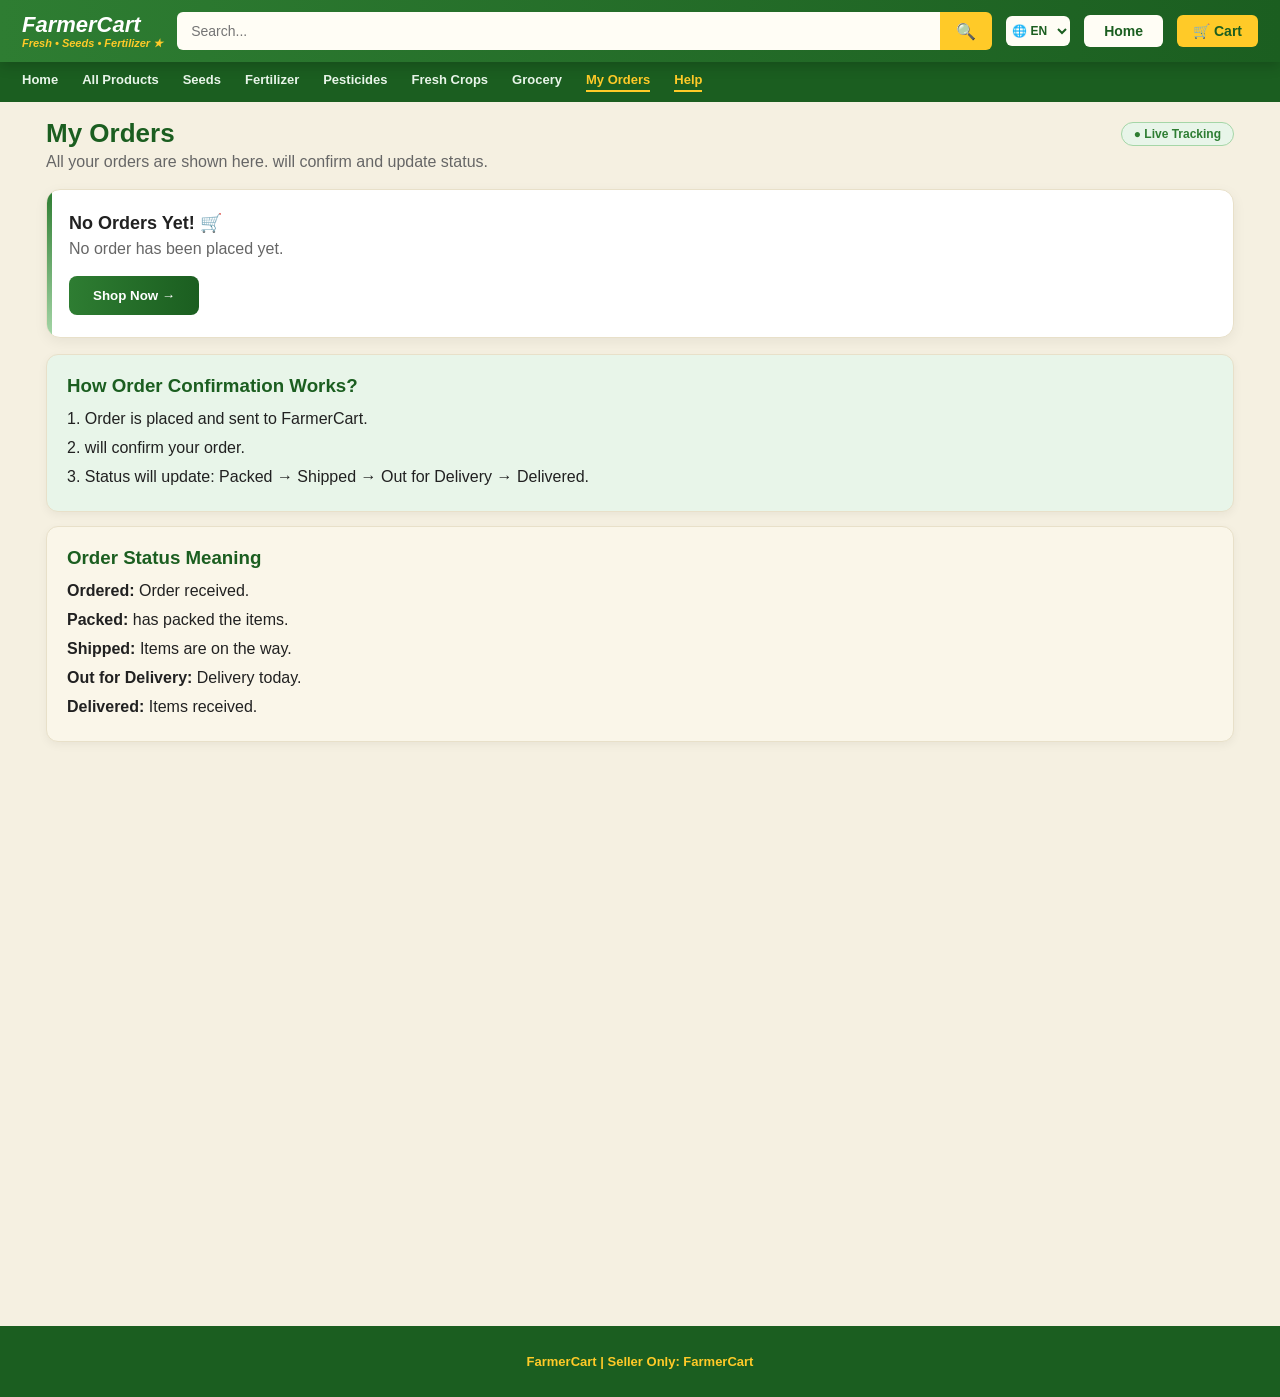
<file: orders.html>
<!DOCTYPE html>
<html><head><title>My Orders - FarmerCart</title><link rel="stylesheet" href="style.css"></head>
<body>
<header><div class="logo" onclick="location.href='index.html'">FarmerCart<span>Fresh • Seeds • Fertilizer ★</span></div><div class="search-box"><input placeholder="Search..." onkeyup="if(event.key=='Enter') location.href='available.html'"><button onclick="location.href='available.html'">🔍</button></div><select class="lang-small"><option>🌐 EN</option><option>Hindi</option></select><button class="head-btn" onclick="location.href='index.html'">Home</button><button class="head-cart" onclick="location.href='cart.html'">🛒 Cart</button></header>
<nav><a href="index.html">Home</a><a href="available.html">All Products</a><a href="seeds.html">Seeds</a><a href="fertilizer.html">Fertilizer</a><a href="pesticides.html">Pesticides</a><a href="fresh-crops.html">Fresh Crops</a><a href="grocery.html">Grocery</a><a href="orders.html" class="active">My Orders</a>  <a href="help.html" class="active">Help</a></nav>
<main>
<div style="display:flex;justify-content:space-between;align-items:center;flex-wrap:wrap;gap:10px"><h2 style="color:#1b5e20;font-size:26px">My Orders</h2><span class="badge">● Live Tracking</span></div>
<p style="color:#666;margin-top:4px">All your orders are shown here.  will confirm and update status.</p><br>
<div id="orders"></div>
<div class="card" style="background:#e8f5e9"><h3 style="color:#1b5e20">How Order Confirmation Works?</h3><p style="margin-top:8px;line-height:1.8">1. Order is placed and sent to FarmerCart.<br>2.  will confirm your order.<br>3. Status will update: Packed → Shipped → Out for Delivery → Delivered.</p></div>
<div class="card" style="background:#faf6e9"><h3 style="color:#1b5e20">Order Status Meaning</h3><p style="line-height:1.8;margin-top:8px"><b>Ordered:</b> Order received.<br><b>Packed:</b> has packed the items.<br><b>Shipped:</b> Items are on the way.<br><b>Out for Delivery:</b> Delivery today.<br><b>Delivered:</b> Items received.</p></div>
</main>
<script>
let orders = JSON.parse(localStorage.getItem('fc_orders') || '[]');
let box = document.getElementById('orders');
if(orders.length==0){ box.innerHTML = '<div class="order-card"><b style="font-size:18px">No Orders Yet! 🛒</b><p style="margin-top:6px;color:#666">No order has been placed yet.</p><br><button class="btn-blue" onclick="location.href=\'available.html\'">Shop Now →</button></div>'; }
else { box.innerHTML = orders.map(o=>{ let steps = ['Ordered','Packed','Shipped','Out for Delivery','Delivered']; let idx = steps.indexOf(o.status); let track = steps.map((s,i)=>`<div class="${i<=idx?'active':''}"><div class="dot ${i<=idx?'done':'grey'}">${i<=idx?'✓':i+1}</div>${s}</div>`).join(''); return `<div class="order-card"><div class="order-top"><span class="order-id">Order ID: ${o.id}</span><span class="order-date">${o.date}</span></div><div class="order-meta"><b>Buyer:</b> ${o.name} &nbsp;|&nbsp; <b>Phone:</b> ${o.phone}<br><b>Address:</b> ${o.addr}, ${o.city} - <br><b>Payment:</b> ${o.pay} &nbsp;|&nbsp; <b>Total: ₹${o.total}</b> &nbsp;|&nbsp; Status: <span class="badge">${o.status}</span><br><b>Items:</b> ${o.items.map(i=>i.name+' '+i.qty+'x').join(', ')}</div><div class="track">${track}</div><button class="btn-outline" onclick="location.href='help.html'">Contact Support</button><button class="btn" onclick="location.href='available.html'">Shop More →</button></div>`;}).join('');}
</script>
<footer><b>FarmerCart | Seller Only: FarmerCart</b></footer>
</body></html>
</file>
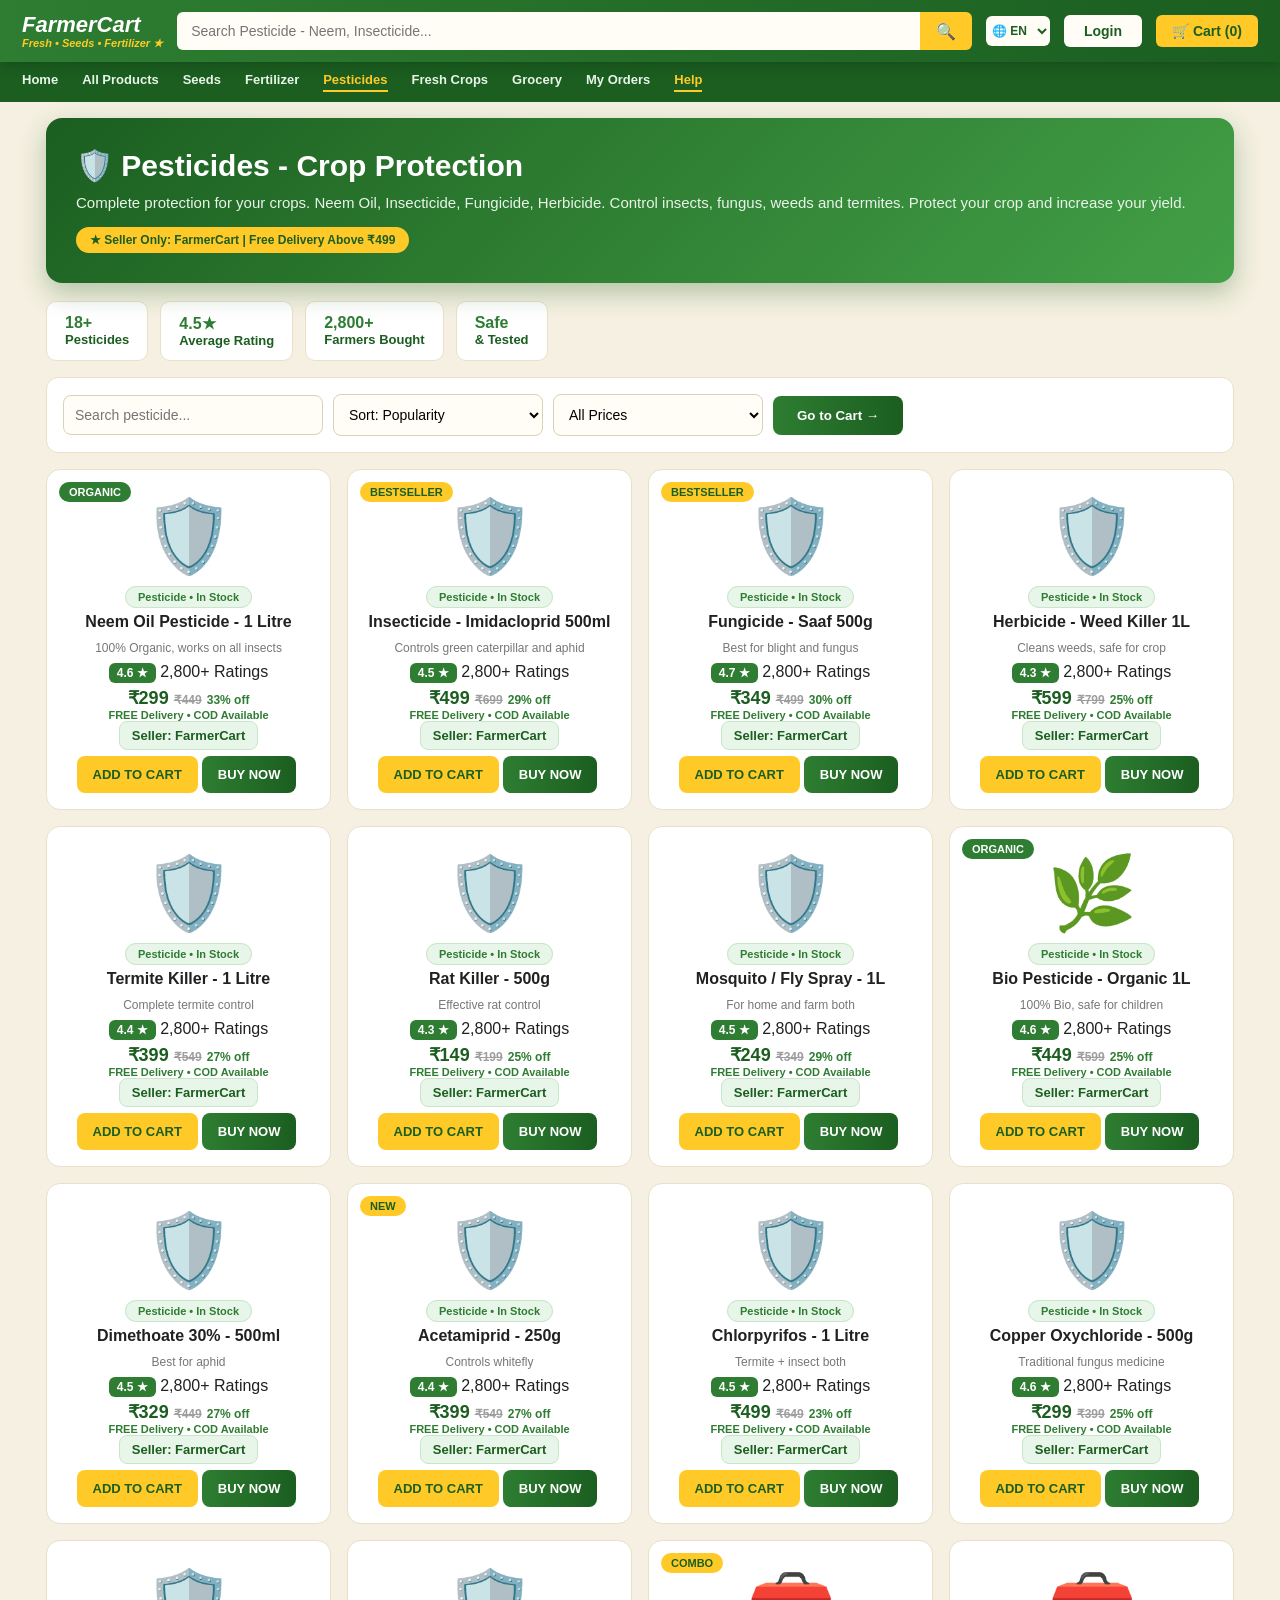
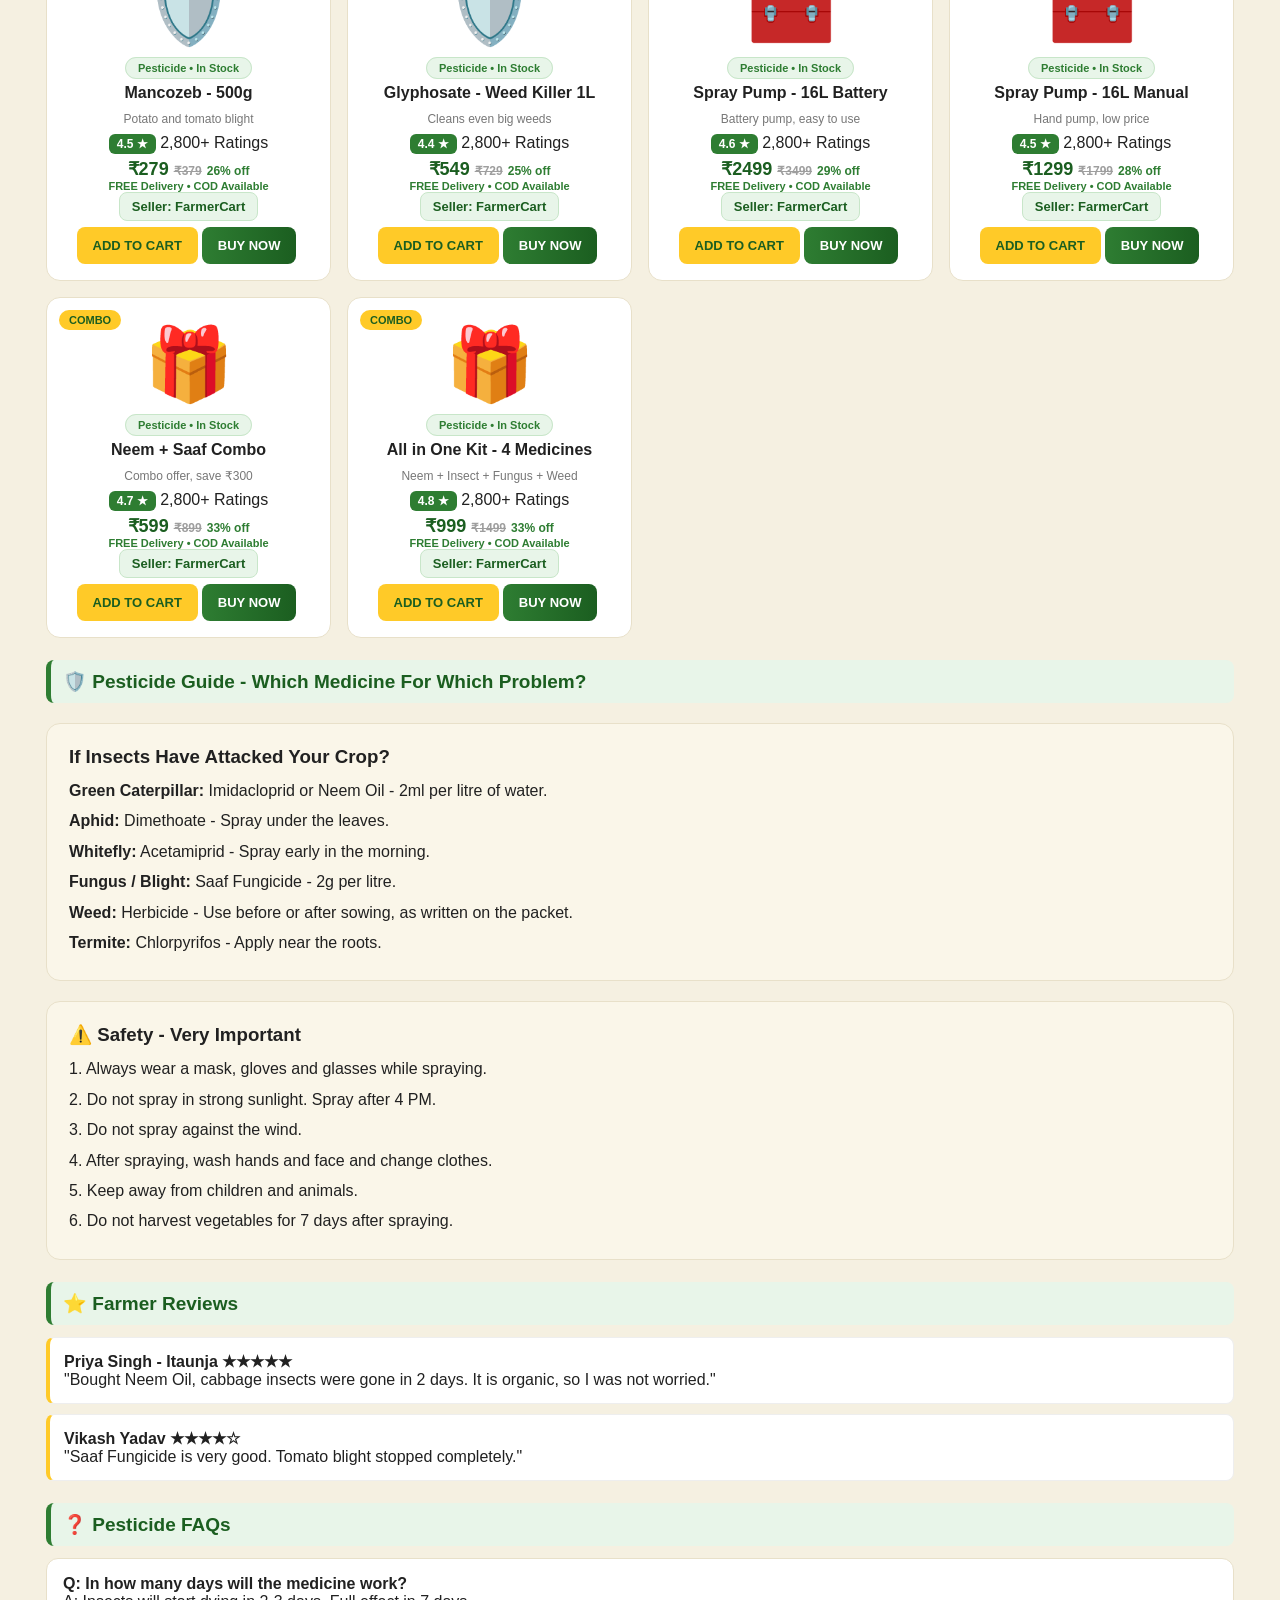
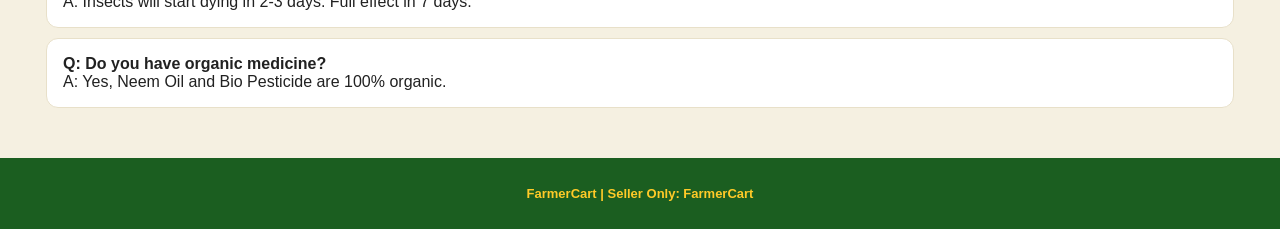
<file: pesticides.html>
<!DOCTYPE html>
<html><head><title>Pesticides - FarmerCart</title><link rel="stylesheet" href="style.css"></head>
<body>
<header><div class="logo" onclick="location.href='index.html'">FarmerCart<span>Fresh • Seeds • Fertilizer ★</span></div><div class="search-box"><input id="s" placeholder="Search Pesticide - Neem, Insecticide..." onkeyup="render()"><button onclick="render()">🔍</button></div><select class="lang-small"><option>🌐 EN</option><option>Hindi</option></select><button class="head-btn" onclick="location.href='login.html'">Login</button><button class="head-cart" onclick="location.href='cart.html'">🛒 Cart (<span id="cc">0</span>)</button></header>
<nav><a href="index.html">Home</a><a href="available.html">All Products</a><a href="seeds.html">Seeds</a><a href="fertilizer.html">Fertilizer</a><a href="pesticides.html" class="active">Pesticides</a><a href="fresh-crops.html">Fresh Crops</a><a href="grocery.html">Grocery</a><a href="orders.html">My Orders</a>  <a href="help.html" class="active">Help</a></nav>
<main>
<div class="cat-hero"><h2>🛡️ Pesticides - Crop Protection</h2><p>Complete protection for your crops. Neem Oil, Insecticide, Fungicide, Herbicide. Control insects, fungus, weeds and termites. Protect your crop and increase your yield.</p><span>★ Seller Only: FarmerCart | Free Delivery Above ₹499</span></div>
<div class="cat-stats"><div><b>18+</b> Pesticides</div><div><b>4.5★</b> Average Rating</div><div><b>2,800+</b> Farmers Bought</div><div><b>Safe</b> & Tested</div></div>
<div class="cat-filter"><input placeholder="Search pesticide..." onkeyup="document.getElementById('s').value=this.value;render()"><select id="sort" onchange="render()"><option value="">Sort: Popularity</option><option value="low">Price: Low to High</option><option value="high">Price: High to Low</option></select><select id="price" onchange="render()"><option value="">All Prices</option><option value="0-300">Under ₹300</option><option value="300-600">₹300 - ₹600</option></select><button class="btn-blue" onclick="location.href='cart.html'">Go to Cart →</button></div>
<div class="cat-grid" id="list"></div>
<div class="section-title">🛡️ Pesticide Guide - Which Medicine For Which Problem?</div>
<div class="cat-info"><h3>If Insects Have Attacked Your Crop?</h3><p style="line-height:1.9;margin-top:8px"><b>Green Caterpillar:</b> Imidacloprid or Neem Oil - 2ml per litre of water.<br><b>Aphid:</b> Dimethoate - Spray under the leaves.<br><b>Whitefly:</b> Acetamiprid - Spray early in the morning.<br><b>Fungus / Blight:</b> Saaf Fungicide - 2g per litre.<br><b>Weed:</b> Herbicide - Use before or after sowing, as written on the packet.<br><b>Termite:</b> Chlorpyrifos - Apply near the roots.</p></div>
<div class="cat-info"><h3>⚠️ Safety - Very Important</h3><p style="line-height:1.9;margin-top:8px">1. Always wear a mask, gloves and glasses while spraying.<br>2. Do not spray in strong sunlight. Spray after 4 PM.<br>3. Do not spray against the wind.<br>4. After spraying, wash hands and face and change clothes.<br>5. Keep away from children and animals.<br>6. Do not harvest vegetables for 7 days after spraying.</p></div>
<div class="section-title">⭐ Farmer Reviews</div>
<div class="cat-review"><b>Priya Singh - Itaunja ★★★★★</b><p>"Bought Neem Oil, cabbage insects were gone in 2 days. It is organic, so I was not worried."</p></div>
<div class="cat-review"><b>Vikash Yadav ★★★★☆</b><p>"Saaf Fungicide is very good. Tomato blight stopped completely."</p></div>
<div class="section-title">❓ Pesticide FAQs</div>
<div class="cat-faq"><b>Q: In how many days will the medicine work?</b><p>A: Insects will start dying in 2-3 days. Full effect in 7 days.</p></div>
<div class="cat-faq"><b>Q: Do you have organic medicine?</b><p>A: Yes, Neem Oil and Bio Pesticide are 100% organic.</p></div>
</main>
<script>
let all=[
{id:301,name:'Neem Oil Pesticide - 1 Litre',price:299,old:449,rating:'4.6',emoji:'🛡️',stock:'In Stock',desc:'100% Organic, works on all insects',tag:'ORGANIC'},
{id:302,name:'Insecticide - Imidacloprid 500ml',price:499,old:699,rating:'4.5',emoji:'🛡️',stock:'In Stock',desc:'Controls green caterpillar and aphid',tag:'BESTSELLER'},
{id:303,name:'Fungicide - Saaf 500g',price:349,old:499,rating:'4.7',emoji:'🛡️',stock:'In Stock',desc:'Best for blight and fungus',tag:'BESTSELLER'},
{id:304,name:'Herbicide - Weed Killer 1L',price:599,old:799,rating:'4.3',emoji:'🛡️',stock:'In Stock',desc:'Cleans weeds, safe for crop',tag:''},
{id:305,name:'Termite Killer - 1 Litre',price:399,old:549,rating:'4.4',emoji:'🛡️',stock:'In Stock',desc:'Complete termite control',tag:''},
{id:306,name:'Rat Killer - 500g',price:149,old:199,rating:'4.3',emoji:'🛡️',stock:'In Stock',desc:'Effective rat control',tag:''},
{id:307,name:'Mosquito / Fly Spray - 1L',price:249,old:349,rating:'4.5',emoji:'🛡️',stock:'In Stock',desc:'For home and farm both',tag:''},
{id:308,name:'Bio Pesticide - Organic 1L',price:449,old:599,rating:'4.6',emoji:'🌿',stock:'In Stock',desc:'100% Bio, safe for children',tag:'ORGANIC'},
{id:309,name:'Dimethoate 30% - 500ml',price:329,old:449,rating:'4.5',emoji:'🛡️',stock:'In Stock',desc:'Best for aphid',tag:''},
{id:310,name:'Acetamiprid - 250g',price:399,old:549,rating:'4.4',emoji:'🛡️',stock:'In Stock',desc:'Controls whitefly',tag:'NEW'},
{id:311,name:'Chlorpyrifos - 1 Litre',price:499,old:649,rating:'4.5',emoji:'🛡️',stock:'In Stock',desc:'Termite + insect both',tag:''},
{id:312,name:'Copper Oxychloride - 500g',price:299,old:399,rating:'4.6',emoji:'🛡️',stock:'In Stock',desc:'Traditional fungus medicine',tag:''},
{id:313,name:'Mancozeb - 500g',price:279,old:379,rating:'4.5',emoji:'🛡️',stock:'In Stock',desc:'Potato and tomato blight',tag:''},
{id:314,name:'Glyphosate - Weed Killer 1L',price:549,old:729,rating:'4.4',emoji:'🛡️',stock:'In Stock',desc:'Cleans even big weeds',tag:''},
{id:315,name:'Spray Pump - 16L Battery',price:2499,old:3499,rating:'4.6',emoji:'🧰',stock:'In Stock',desc:'Battery pump, easy to use',tag:'COMBO'},
{id:316,name:'Spray Pump - 16L Manual',price:1299,old:1799,rating:'4.5',emoji:'🧰',stock:'In Stock',desc:'Hand pump, low price',tag:''},
{id:317,name:'Neem + Saaf Combo',price:599,old:899,rating:'4.7',emoji:'🎁',stock:'In Stock',desc:'Combo offer, save ₹300',tag:'COMBO'},
{id:318,name:'All in One Kit - 4 Medicines',price:999,old:1499,rating:'4.8',emoji:'🎁',stock:'In Stock',desc:'Neem + Insect + Fungus + Weed',tag:'COMBO'}
];
function render(){let q=(document.getElementById('s').value||'').toLowerCase(); let sort=document.getElementById('sort').value; let pr=document.getElementById('price').value; let list=all.filter(p=>p.name.toLowerCase().includes(q) && (!pr || (pr=='0-300'&&p.price<=300) || (pr=='300-600'&&p.price>300))); if(sort=='low') list.sort((a,b)=>a.price-b.price); if(sort=='high') list.sort((a,b)=>b.price-a.price); document.getElementById('list').innerHTML=list.map(p=>{let off=Math.round((1-p.price/p.old)*100); return `<div class="cat-card">${p.tag?`<span class="tag ${p.tag=='ORGANIC'?'tag-green':''}">${p.tag}</span>`:''}<div class="cat-emoji">${p.emoji}</div><span class="cat-badge">Pesticide • ${p.stock}</span><h4 style="margin:8px 0">${p.name}</h4><p class="cat-desc">${p.desc}</p><p><span class="p-rating">${p.rating} ★</span> 2,800+ Ratings</p><p class="p-price">₹${p.price} <span class="p-old">₹${p.old}</span> <span class="p-off">${off}% off</span></p><p class="p-delivery">FREE Delivery • COD Available</p><p class="phone-box">Seller: FarmerCart</p><br><button class="btn" onclick="add(${p.id})">ADD TO CART</button><button class="btn btn-buy" onclick="buy(${p.id})">BUY NOW</button></div>`}).join('');}
function add(id){let cart=JSON.parse(localStorage.getItem('fc_cart')||'[]'); let p=all.find(x=>x.id==id); let ex=cart.find(x=>x.id==id); if(ex) ex.qty++; else cart.push({...p,cat:'Pesticide',qty:1}); localStorage.setItem('fc_cart',JSON.stringify(cart)); document.getElementById('cc').innerText=cart.length; alert(p.name+' added to cart!');}
function buy(id){add(id); location.href='cart.html';}
render(); document.getElementById('cc').innerText=JSON.parse(localStorage.getItem('fc_cart')||'[]').length;
</script>
<footer><b>FarmerCart | Seller Only: FarmerCart</b></footer>
</body></html>
</file>
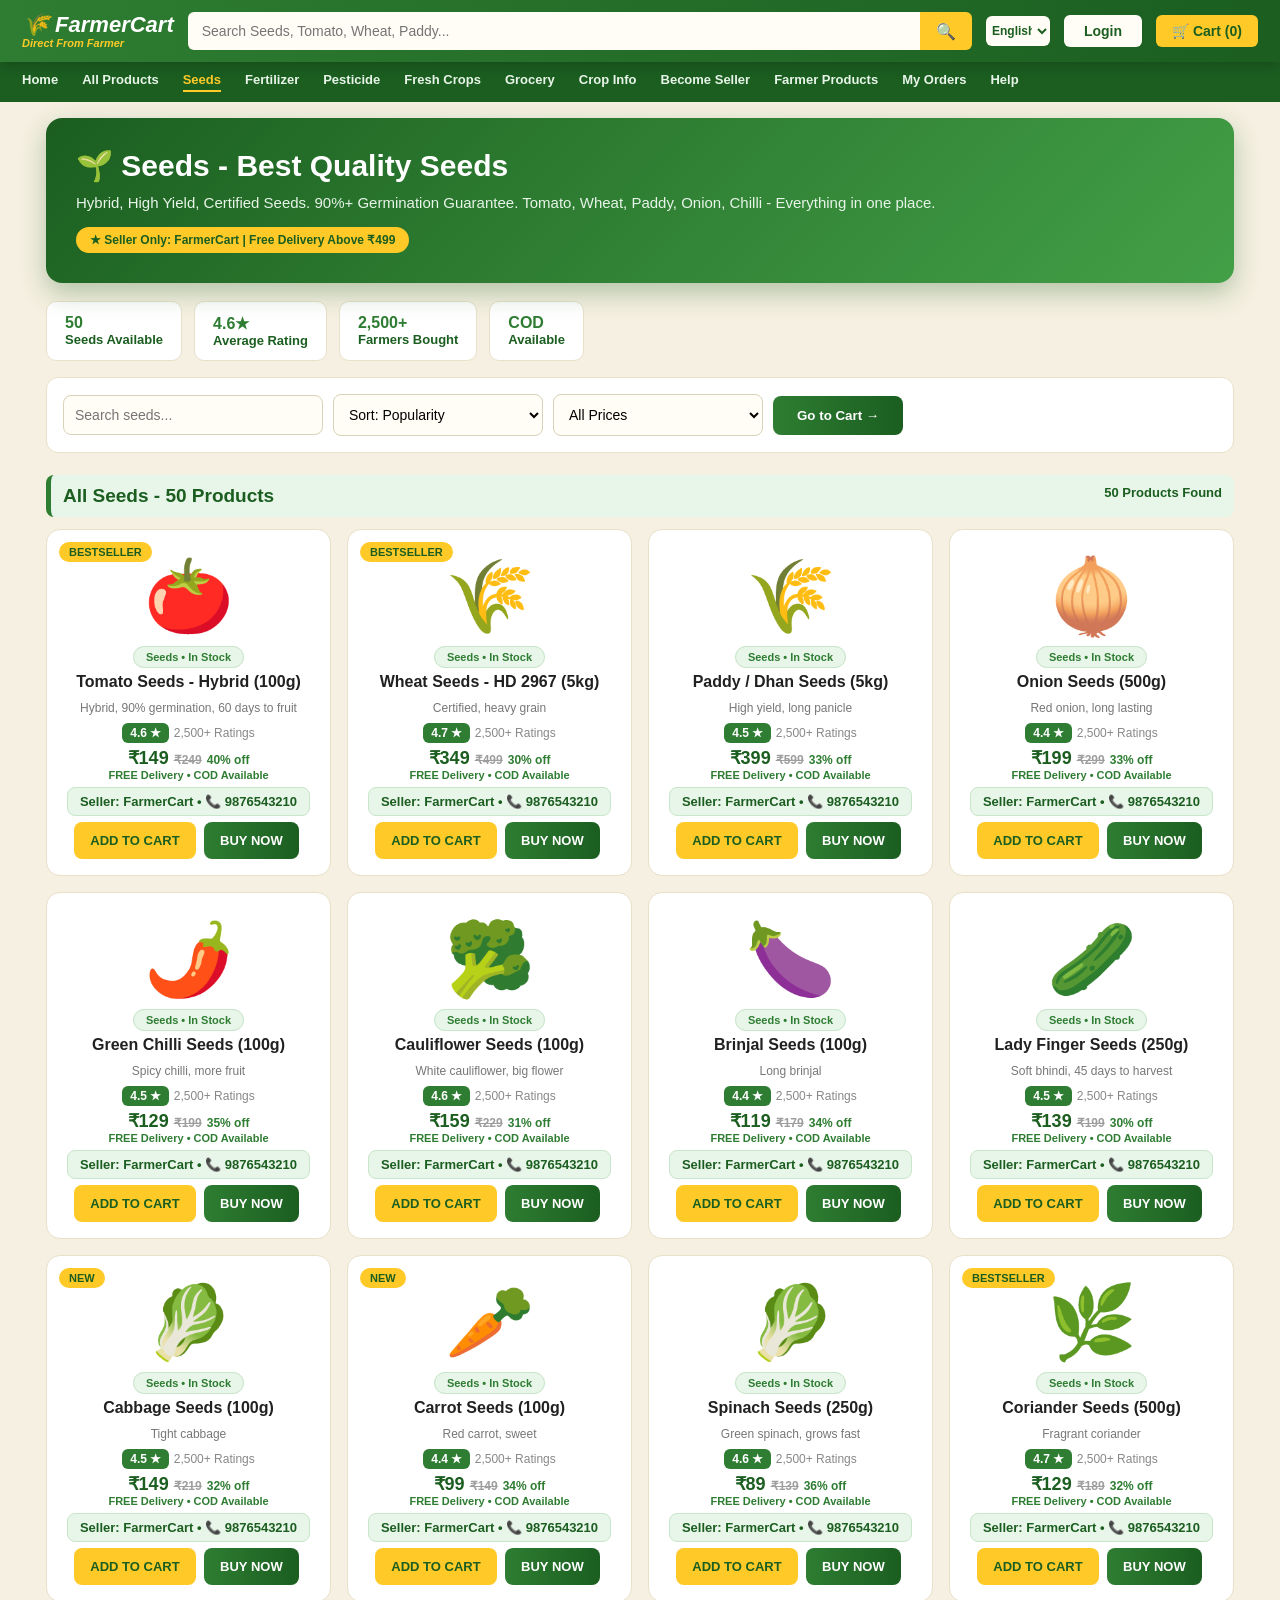
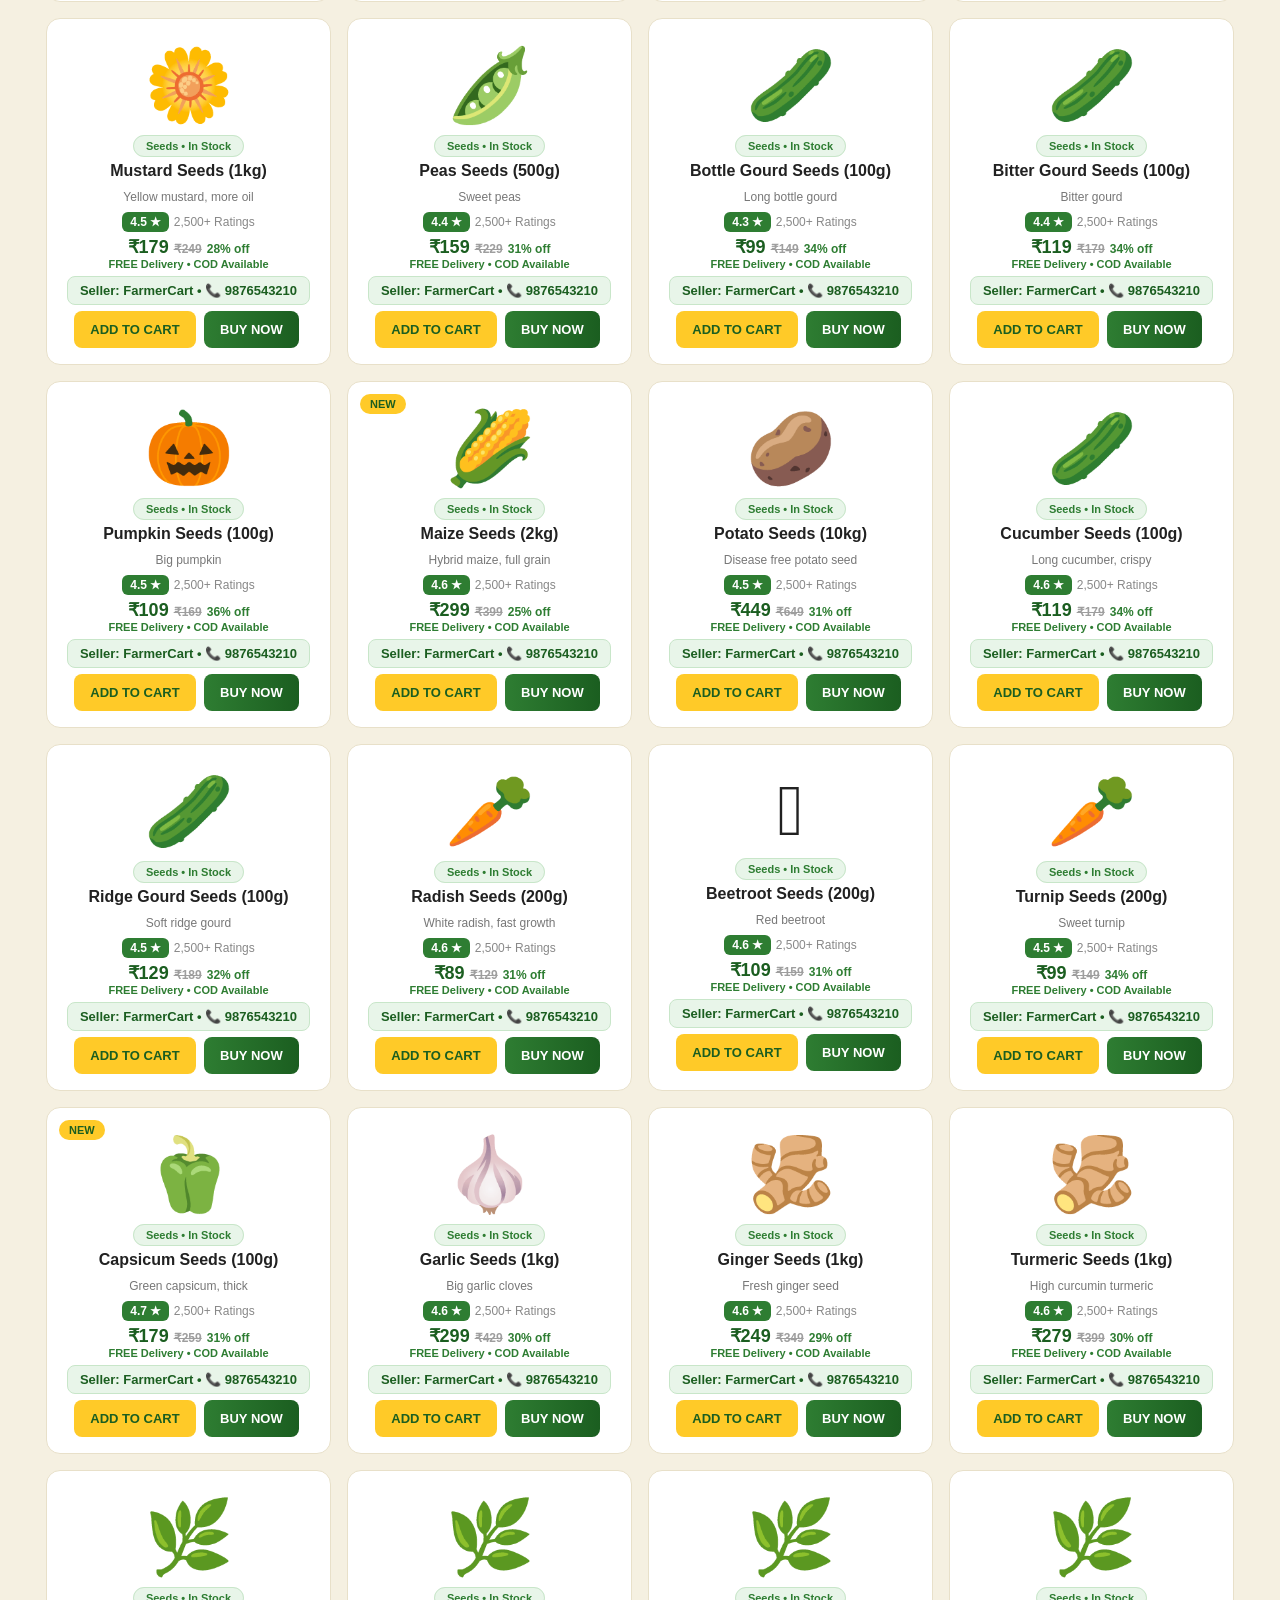
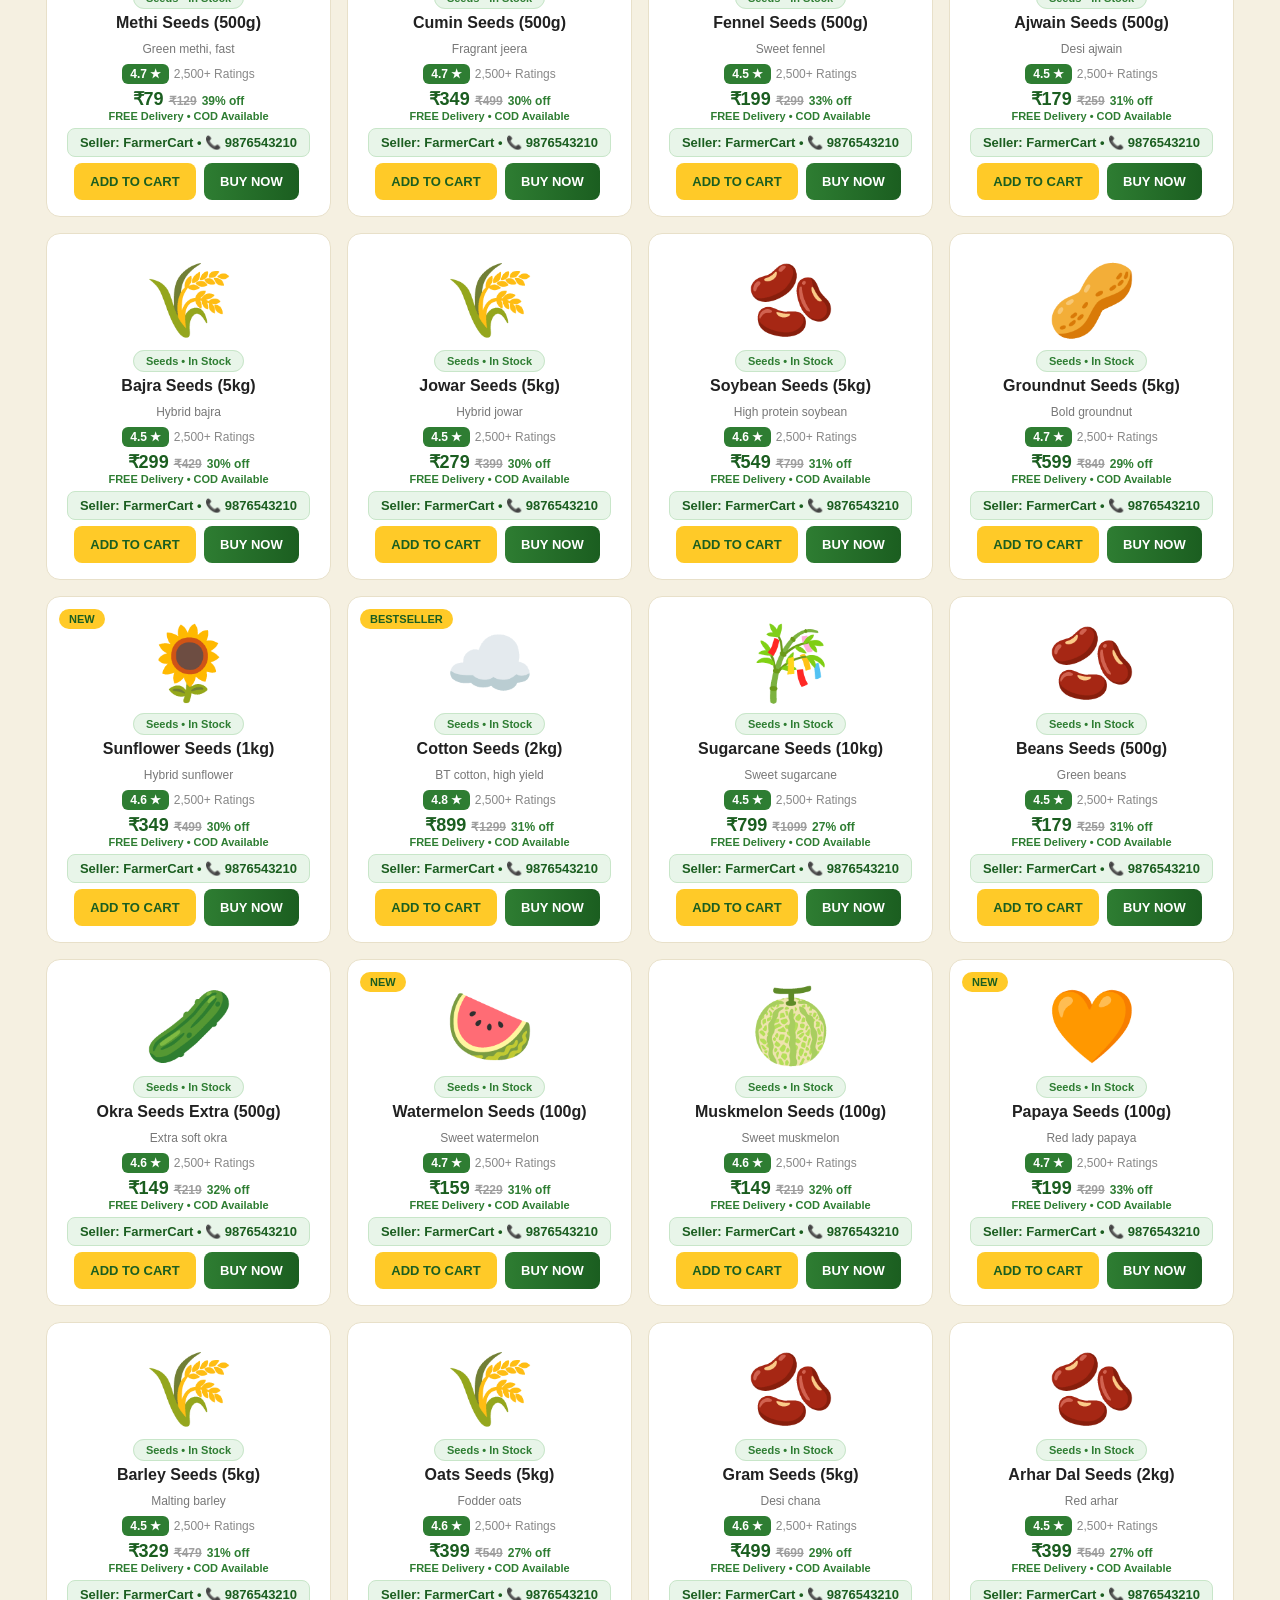
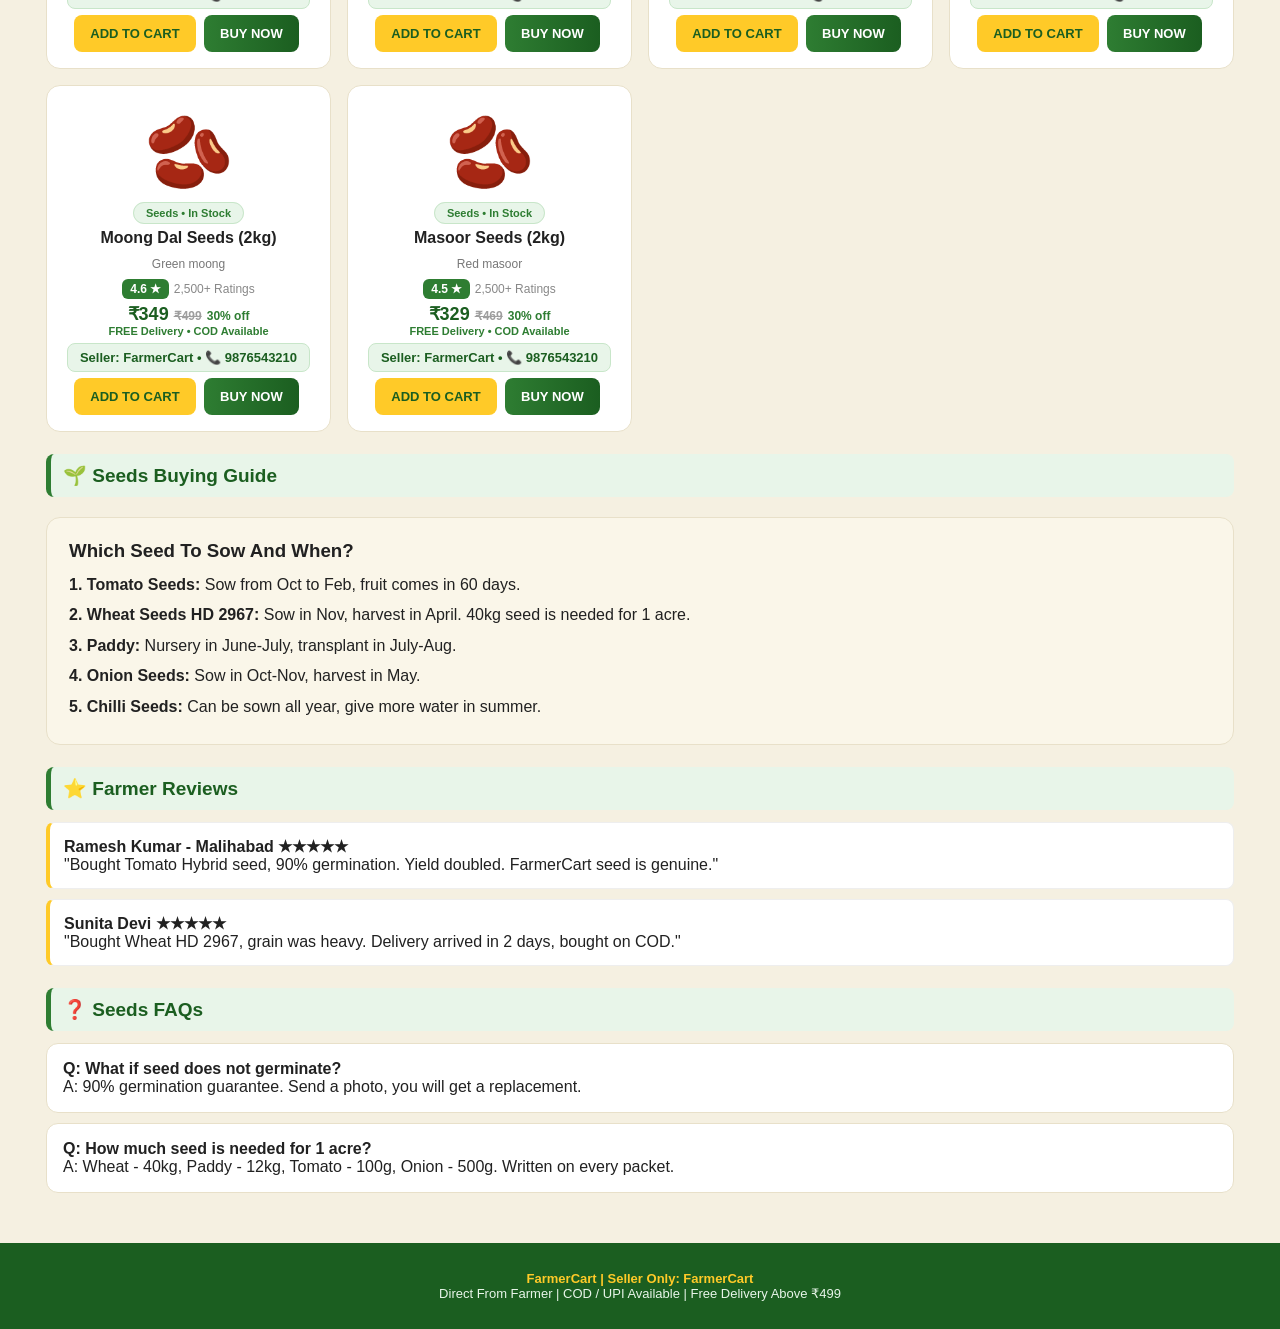
<file: seeds.html>
<!DOCTYPE html>
<html>
<head>
<title>Seeds - FarmerCart</title>
<link rel="stylesheet" href="style.css">
</head>
<body>

<header>
  <div class="logo" onclick="location.href='index.html'">🌾 FarmerCart<span>Direct From Farmer</span></div>
  <div class="search-box">
    <input id="searchInput" placeholder="Search Seeds, Tomato, Wheat, Paddy..." onkeyup="render()">
    <button onclick="render()">🔍</button>
  </div>
  <select class="lang-small" onchange="alert('Language feature coming soon')">
    <option>English</option>
    <option>हिन्दी</option>
  </select>
  <button class="head-btn" onclick="location.href='login.html'">Login</button>
  <button class="head-cart" onclick="location.href='cart.html'">🛒 Cart (<span id="cartCount">0</span>)</button>
</header>
<nav>
  <a href="index.html">Home</a>
  <a href="available.html">All Products</a>
  <a href="seeds.html" class="active">Seeds</a>
  <a href="fertilizer.html">Fertilizer</a>
  <a href="pesticides.html">Pesticide</a>
  <a href="fresh-crops.html">Fresh Crops</a>
  <a href="grocery.html">Grocery</a>
  <a href="crop.html">Crop Info</a>
  <a href="farmer-register.html">Become Seller</a>
  <a href="farmernew.html">Farmer Products</a>
  <a href="orders.html">My Orders</a>
  <a href="help.html">Help</a>
</nav>

<main>
  <div class="cat-hero">
    <h2>🌱 Seeds - Best Quality Seeds</h2>
    <p>Hybrid, High Yield, Certified Seeds. 90%+ Germination Guarantee. Tomato, Wheat, Paddy, Onion, Chilli - Everything in one place.</p>
    <span>★ Seller Only: FarmerCart | Free Delivery Above ₹499</span>
  </div>

  <div class="cat-stats">
    <div><b>50</b> Seeds Available</div>
    <div><b>4.6★</b> Average Rating</div>
    <div><b>2,500+</b> Farmers Bought</div>
    <div><b>COD</b> Available</div>
  </div>

  <div class="cat-filter">
    <input id="searchInput2" placeholder="Search seeds..." onkeyup="document.getElementById('searchInput').value=this.value;render()">
    <select id="sort" onchange="render()">
      <option value="">Sort: Popularity</option>
      <option value="low">Price: Low to High</option>
      <option value="high">Price: High to Low</option>
    </select>
    <select id="price" onchange="render()">
      <option value="">All Prices</option>
      <option value="0-150">Under ₹150</option>
      <option value="150-300">₹150 - ₹300</option>
      <option value="300-1000">Above ₹300</option>
    </select>
    <button class="btn-blue" onclick="location.href='cart.html'">Go to Cart →</button>
  </div>

  <div class="section-title"><span>All Seeds - 50 Products</span><span id="count" style="font-size:13px"></span></div>
  <div class="cat-grid" id="list"></div>

  <div class="section-title"><span>🌱 Seeds Buying Guide</span></div>
  <div class="cat-info">
    <h3>Which Seed To Sow And When?</h3>
    <p style="line-height:1.9;margin-top:8px">
    <b>1. Tomato Seeds:</b> Sow from Oct to Feb, fruit comes in 60 days.<br>
    <b>2. Wheat Seeds HD 2967:</b> Sow in Nov, harvest in April. 40kg seed is needed for 1 acre.<br>
    <b>3. Paddy:</b> Nursery in June-July, transplant in July-Aug.<br>
    <b>4. Onion Seeds:</b> Sow in Oct-Nov, harvest in May.<br>
    <b>5. Chilli Seeds:</b> Can be sown all year, give more water in summer.
    </p>
  </div>

  <div class="section-title"><span>⭐ Farmer Reviews</span></div>
  <div class="cat-review"><b>Ramesh Kumar - Malihabad ★★★★★</b><p>"Bought Tomato Hybrid seed, 90% germination. Yield doubled. FarmerCart seed is genuine."</p></div>
  <div class="cat-review"><b>Sunita Devi ★★★★★</b><p>"Bought Wheat HD 2967, grain was heavy. Delivery arrived in 2 days, bought on COD."</p></div>

  <div class="section-title"><span>❓ Seeds FAQs</span></div>
  <div class="cat-faq"><b>Q: What if seed does not germinate?</b><p>A: 90% germination guarantee. Send a photo, you will get a replacement.</p></div>
  <div class="cat-faq"><b>Q: How much seed is needed for 1 acre?</b><p>A: Wheat - 40kg, Paddy - 12kg, Tomato - 100g, Onion - 500g. Written on every packet.</p></div>
</main>

<footer><b>FarmerCart | Seller Only: FarmerCart</b><br>Direct From Farmer | COD / UPI Available | Free Delivery Above ₹499</footer>

<script>
let all=[
{id:101,name:'Tomato Seeds - Hybrid (100g)',price:149,old:249,rating:'4.6',emoji:'🍅',stock:'In Stock',desc:'Hybrid, 90% germination, 60 days to fruit',tag:'BESTSELLER'},
{id:102,name:'Wheat Seeds - HD 2967 (5kg)',price:349,old:499,rating:'4.7',emoji:'🌾',stock:'In Stock',desc:'Certified, heavy grain',tag:'BESTSELLER'},
{id:103,name:'Paddy / Dhan Seeds (5kg)',price:399,old:599,rating:'4.5',emoji:'🌾',stock:'In Stock',desc:'High yield, long panicle',tag:''},
{id:104,name:'Onion Seeds (500g)',price:199,old:299,rating:'4.4',emoji:'🧅',stock:'In Stock',desc:'Red onion, long lasting',tag:''},
{id:105,name:'Green Chilli Seeds (100g)',price:129,old:199,rating:'4.5',emoji:'🌶️',stock:'In Stock',desc:'Spicy chilli, more fruit',tag:''},
{id:106,name:'Cauliflower Seeds (100g)',price:159,old:229,rating:'4.6',emoji:'🥦',stock:'In Stock',desc:'White cauliflower, big flower',tag:''},
{id:107,name:'Brinjal Seeds (100g)',price:119,old:179,rating:'4.4',emoji:'🍆',stock:'In Stock',desc:'Long brinjal',tag:''},
{id:108,name:'Lady Finger Seeds (250g)',price:139,old:199,rating:'4.5',emoji:'🥒',stock:'In Stock',desc:'Soft bhindi, 45 days to harvest',tag:''},
{id:109,name:'Cabbage Seeds (100g)',price:149,old:219,rating:'4.5',emoji:'🥬',stock:'In Stock',desc:'Tight cabbage',tag:'NEW'},
{id:110,name:'Carrot Seeds (100g)',price:99,old:149,rating:'4.4',emoji:'🥕',stock:'In Stock',desc:'Red carrot, sweet',tag:'NEW'},
{id:111,name:'Spinach Seeds (250g)',price:89,old:139,rating:'4.6',emoji:'🥬',stock:'In Stock',desc:'Green spinach, grows fast',tag:''},
{id:112,name:'Coriander Seeds (500g)',price:129,old:189,rating:'4.7',emoji:'🌿',stock:'In Stock',desc:'Fragrant coriander',tag:'BESTSELLER'},
{id:113,name:'Mustard Seeds (1kg)',price:179,old:249,rating:'4.5',emoji:'🌼',stock:'In Stock',desc:'Yellow mustard, more oil',tag:''},
{id:114,name:'Peas Seeds (500g)',price:159,old:229,rating:'4.4',emoji:'🫛',stock:'In Stock',desc:'Sweet peas',tag:''},
{id:115,name:'Bottle Gourd Seeds (100g)',price:99,old:149,rating:'4.3',emoji:'🥒',stock:'In Stock',desc:'Long bottle gourd',tag:''},
{id:116,name:'Bitter Gourd Seeds (100g)',price:119,old:179,rating:'4.4',emoji:'🥒',stock:'In Stock',desc:'Bitter gourd',tag:''},
{id:117,name:'Pumpkin Seeds (100g)',price:109,old:169,rating:'4.5',emoji:'🎃',stock:'In Stock',desc:'Big pumpkin',tag:''},
{id:118,name:'Maize Seeds (2kg)',price:299,old:399,rating:'4.6',emoji:'🌽',stock:'In Stock',desc:'Hybrid maize, full grain',tag:'NEW'},
{id:119,name:'Potato Seeds (10kg)',price:449,old:649,rating:'4.5',emoji:'🥔',stock:'In Stock',desc:'Disease free potato seed',tag:''},
{id:120,name:'Cucumber Seeds (100g)',price:119,old:179,rating:'4.6',emoji:'🥒',stock:'In Stock',desc:'Long cucumber, crispy',tag:''},
{id:121,name:'Ridge Gourd Seeds (100g)',price:129,old:189,rating:'4.5',emoji:'🥒',stock:'In Stock',desc:'Soft ridge gourd',tag:''},
{id:122,name:'Radish Seeds (200g)',price:89,old:129,rating:'4.6',emoji:'🥕',stock:'In Stock',desc:'White radish, fast growth',tag:''},
{id:123,name:'Beetroot Seeds (200g)',price:109,old:159,rating:'4.6',emoji:'🫜',stock:'In Stock',desc:'Red beetroot',tag:''},
{id:124,name:'Turnip Seeds (200g)',price:99,old:149,rating:'4.5',emoji:'🥕',stock:'In Stock',desc:'Sweet turnip',tag:''},
{id:125,name:'Capsicum Seeds (100g)',price:179,old:259,rating:'4.7',emoji:'🫑',stock:'In Stock',desc:'Green capsicum, thick',tag:'NEW'},
{id:126,name:'Garlic Seeds (1kg)',price:299,old:429,rating:'4.6',emoji:'🧄',stock:'In Stock',desc:'Big garlic cloves',tag:''},
{id:127,name:'Ginger Seeds (1kg)',price:249,old:349,rating:'4.6',emoji:'🫚',stock:'In Stock',desc:'Fresh ginger seed',tag:''},
{id:128,name:'Turmeric Seeds (1kg)',price:279,old:399,rating:'4.6',emoji:'🫚',stock:'In Stock',desc:'High curcumin turmeric',tag:''},
{id:129,name:'Methi Seeds (500g)',price:79,old:129,rating:'4.7',emoji:'🌿',stock:'In Stock',desc:'Green methi, fast',tag:''},
{id:130,name:'Cumin Seeds (500g)',price:349,old:499,rating:'4.7',emoji:'🌿',stock:'In Stock',desc:'Fragrant jeera',tag:''},
{id:131,name:'Fennel Seeds (500g)',price:199,old:299,rating:'4.5',emoji:'🌿',stock:'In Stock',desc:'Sweet fennel',tag:''},
{id:132,name:'Ajwain Seeds (500g)',price:179,old:259,rating:'4.5',emoji:'🌿',stock:'In Stock',desc:'Desi ajwain',tag:''},
{id:133,name:'Bajra Seeds (5kg)',price:299,old:429,rating:'4.5',emoji:'🌾',stock:'In Stock',desc:'Hybrid bajra',tag:''},
{id:134,name:'Jowar Seeds (5kg)',price:279,old:399,rating:'4.5',emoji:'🌾',stock:'In Stock',desc:'Hybrid jowar',tag:''},
{id:135,name:'Soybean Seeds (5kg)',price:549,old:799,rating:'4.6',emoji:'🫘',stock:'In Stock',desc:'High protein soybean',tag:''},
{id:136,name:'Groundnut Seeds (5kg)',price:599,old:849,rating:'4.7',emoji:'🥜',stock:'In Stock',desc:'Bold groundnut',tag:''},
{id:137,name:'Sunflower Seeds (1kg)',price:349,old:499,rating:'4.6',emoji:'🌻',stock:'In Stock',desc:'Hybrid sunflower',tag:'NEW'},
{id:138,name:'Cotton Seeds (2kg)',price:899,old:1299,rating:'4.8',emoji:'☁️',stock:'In Stock',desc:'BT cotton, high yield',tag:'BESTSELLER'},
{id:139,name:'Sugarcane Seeds (10kg)',price:799,old:1099,rating:'4.5',emoji:'🎋',stock:'In Stock',desc:'Sweet sugarcane',tag:''},
{id:140,name:'Beans Seeds (500g)',price:179,old:259,rating:'4.5',emoji:'🫘',stock:'In Stock',desc:'Green beans',tag:''},
{id:141,name:'Okra Seeds Extra (500g)',price:149,old:219,rating:'4.6',emoji:'🥒',stock:'In Stock',desc:'Extra soft okra',tag:''},
{id:142,name:'Watermelon Seeds (100g)',price:159,old:229,rating:'4.7',emoji:'🍉',stock:'In Stock',desc:'Sweet watermelon',tag:'NEW'},
{id:143,name:'Muskmelon Seeds (100g)',price:149,old:219,rating:'4.6',emoji:'🍈',stock:'In Stock',desc:'Sweet muskmelon',tag:''},
{id:144,name:'Papaya Seeds (100g)',price:199,old:299,rating:'4.7',emoji:'🧡',stock:'In Stock',desc:'Red lady papaya',tag:'NEW'},
{id:145,name:'Barley Seeds (5kg)',price:329,old:479,rating:'4.5',emoji:'🌾',stock:'In Stock',desc:'Malting barley',tag:''},
{id:146,name:'Oats Seeds (5kg)',price:399,old:549,rating:'4.6',emoji:'🌾',stock:'In Stock',desc:'Fodder oats',tag:''},
{id:147,name:'Gram Seeds (5kg)',price:499,old:699,rating:'4.6',emoji:'🫘',stock:'In Stock',desc:'Desi chana',tag:''},
{id:148,name:'Arhar Dal Seeds (2kg)',price:399,old:549,rating:'4.5',emoji:'🫘',stock:'In Stock',desc:'Red arhar',tag:''},
{id:149,name:'Moong Dal Seeds (2kg)',price:349,old:499,rating:'4.6',emoji:'🫘',stock:'In Stock',desc:'Green moong',tag:''},
{id:150,name:'Masoor Seeds (2kg)',price:329,old:469,rating:'4.5',emoji:'🫘',stock:'In Stock',desc:'Red masoor',tag:''}
];

function render(){
  let q = (document.getElementById('searchInput').value || '').toLowerCase();
  let sort = document.getElementById('sort').value;
  let pr = document.getElementById('price').value;
  let list = all.filter(p => p.name.toLowerCase().includes(q) && (!pr || (pr=='0-150' && p.price<=150) || (pr=='150-300' && p.price>150 && p.price<=300) || (pr=='300-1000' && p.price>300)));
  if(sort=='low') list.sort((a,b)=>a.price-b.price);
  if(sort=='high') list.sort((a,b)=>b.price-a.price);
  document.getElementById('count').innerText = list.length + ' Products Found';
  document.getElementById('list').innerHTML = list.map(p=>{
    let off = Math.round((1 - p.price/p.old)*100);
    return `<div class="cat-card">
      ${p.tag ? `<span class="tag">${p.tag}</span>` : ''}
      <div class="cat-emoji">${p.emoji}</div>
      <span class="cat-badge">Seeds • ${p.stock}</span>
      <h4 style="margin:8px 0">${p.name}</h4>
      <p class="cat-desc">${p.desc}</p>
      <p><span class="p-rating">${p.rating} ★</span> <span style="font-size:12px;color:#888">2,500+ Ratings</span></p>
      <p class="p-price">₹${p.price} <span class="p-old">₹${p.old}</span> <span class="p-off">${off}% off</span></p>
      <p class="p-delivery">FREE Delivery • COD Available</p>
      <p style="margin-top:6px"><span class="phone-box">Seller: FarmerCart • 📞 9876543210</span></p>
      <button class="btn" onclick="add(${p.id})">ADD TO CART</button>
      <button class="btn btn-buy" onclick="buy(${p.id})">BUY NOW</button>
    </div>`;
  }).join('');
}

function add(id){
  let cart = JSON.parse(localStorage.getItem('fc_cart') || '[]');
  let p = all.find(x=>x.id==id);
  let ex = cart.find(x=>x.id==id);
  if(ex) ex.qty++; else cart.push({...p, cat:'Seed', qty:1, phone:'9876543210'});
  localStorage.setItem('fc_cart', JSON.stringify(cart));
  updateCartCount();
  alert(p.name + ' added to cart!');
}
function buy(id){ add(id); location.href='cart.html'; }
function updateCartCount(){
  let cart = JSON.parse(localStorage.getItem('fc_cart') || '[]');
  let n = cart.reduce((a,b)=>a+b.qty,0);
  document.getElementById('cartCount').innerText = n;
}
render();
updateCartCount();
</script>
</body>
</html>
</file>
<file: style.css>
/* FarmerCart - Premium - Green + Beige + Light Green */
* { margin: 0; padding: 0; box-sizing: border-box; font-family: 'Segoe UI', Roboto, Arial, sans-serif; }
body { background: #f5f0e1; color: #212121; }
header { background: linear-gradient(90deg,#2e7d32,#1b5e20); color: white; padding: 12px 22px; position: sticky; top: 0; z-index: 100; display: flex; align-items: center; gap: 14px; box-shadow: 0 4px 12px rgba(0,0,0,0.18); }
.logo { font-size: 22px; font-weight: 900; font-style: italic; line-height: 1; cursor: pointer; }
.logo span { color: #ffca28; font-size: 11px; font-style: italic; display: block; font-weight: 600; margin-top: 2px; }
.search-box { flex: 1; display: flex; min-width: 200px; }
.search-box input { width: 100%; padding: 11px 14px; border: none; border-radius: 6px 0 0 6px; font-size: 14px; outline: none; background: #fffdf5; }
.search-box button { background: #ffca28; border: none; padding: 0 16px; border-radius: 0 6px 6px 0; cursor: pointer; font-size: 16px; font-weight: 800; }
.lang-small { width: 64px; padding: 7px 2px; font-size: 12px; border: none; border-radius: 6px; background: #fffdf5; color: #1b5e20; font-weight: 800; cursor: pointer; }
.head-btn { background: #fffdf5; color: #1b5e20; border: none; padding: 8px 20px; font-weight: 800; border-radius: 6px; cursor: pointer; font-size: 14px; }
.head-cart { background: #ffca28; color: #1b5e20; border: none; padding: 8px 16px; font-weight: 800; cursor: pointer; font-size: 14px; border-radius: 6px; }
nav { background: #1b5e20; padding: 10px 22px; display: flex; gap: 24px; overflow-x: auto; white-space: nowrap; }
nav a { color: #e8f5e9; text-decoration: none; font-weight: 600; font-size: 13px; padding-bottom: 3px; }
nav a.active { color: #ffca28; border-bottom: 2px solid #ffca28; }
main { padding: 16px; max-width: 1220px; margin: auto; min-height: 1200px; }
.banner { background: linear-gradient(135deg,#2e7d32,#1b5e20,#388e3c); color: white; padding: 28px; border-radius: 12px; box-shadow: 0 6px 18px rgba(46,125,50,0.25); }
.banner h2 { font-size: 28px; }
.banner p { margin-top: 6px; color: #e8f5e9; }
.section-title { font-size: 19px; font-weight: 800; margin: 22px 0 12px; color: #1b5e20; background: #e8f5e9; padding: 10px 12px; border-radius: 8px; border-left: 5px solid #2e7d32; display: flex; justify-content: space-between; }
.grid { display: grid; grid-template-columns: repeat(auto-fill,minmax(235px,1fr)); gap: 14px; }
.p-card { background: #fff; border-radius: 12px; padding: 14px; text-align: center; border: 1px solid #e8e0c9; transition: 0.2s; }
.p-card:hover { transform: translateY(-3px); box-shadow: 0 10px 22px rgba(46,125,50,0.18); border-color: #a5d6a7; }
.p-img { font-size: 70px; }
.p-card h4 { font-size: 14px; margin: 8px 0 4px; color: #1b5e20; }
.p-rating { background: #2e7d32; color: white; padding: 3px 8px; border-radius: 6px; font-size: 12px; font-weight: 700; }
.p-price { font-size: 18px; font-weight: 800; margin-top: 6px; color: #1b5e20; }
.p-old { color: #9e9e9e; text-decoration: line-through; font-size: 12px; }
.p-off { color: #2e7d32; font-size: 12px; font-weight: 700; }
.p-delivery { color: #2e7d32; font-size: 11px; font-weight: 700; }
.p-seller { color: #8d8d8d; font-size: 11px; }
.btn { background: #ffca28; color: #1b5e20; border: none; padding: 11px 16px; border-radius: 8px; font-weight: 800; cursor: pointer; margin: 6px 4px 0 0; font-size: 13px; }
.btn:hover { background: #ffbf00; }
.btn-buy { background: linear-gradient(90deg,#2e7d32,#1b5e20); color: white; }
.btn-blue { background: linear-gradient(90deg,#2e7d32,#1b5e20); color: white; border: none; padding: 12px 24px; border-radius: 8px; font-weight: 800; cursor: pointer; }
.btn-outline { background: #fffdf5; color: #2e7d32; border: 1.5px solid #2e7d32; padding: 9px 15px; border-radius: 8px; cursor: pointer; font-weight: 700; font-size: 13px; }
.card { background: #fff; padding: 20px; border-radius: 12px; margin-bottom: 14px; border: 1px solid #e8e0c9; box-shadow: 0 3px 10px rgba(0,0,0,0.05); }
label { display: block; font-weight: 700; font-size: 13px; margin: 12px 0 5px; color: #3a4a3a; }
input, select, textarea { width: 100%; padding: 11px; border: 1.5px solid #d8d2b8; border-radius: 8px; font-size: 14px; background: #fffdf5; outline: none; }
input:focus, select:focus, textarea:focus { border-color: #2e7d32; box-shadow: 0 0 0 3px #e8f5e9; }
.row { display: flex; gap: 12px; } .row > div { flex: 1; }
.badge { background: #e8f5e9; color: #2e7d32; padding: 4px 12px; border-radius: 20px; font-size: 12px; font-weight: 800; border: 1px solid #a5d6a7; }
.phone-box { background: #e8f5e9; color: #1b5e20; font-weight: 800; padding: 6px 12px; border-radius: 8px; display: inline-block; font-size: 13px; border: 1px solid #c8e6c9; }
.order-card { background: #fff; border-radius: 14px; padding: 22px; margin-bottom: 16px; border: 1px solid #e8e0c9; box-shadow: 0 4px 14px rgba(0,0,0,0.06); position: relative; overflow: hidden; }
.order-card::before { content: ""; position: absolute; left: 0; top: 0; bottom: 0; width: 5px; background: linear-gradient(#2e7d32,#a5d6a7); }
.order-top { display: flex; justify-content: space-between; flex-wrap: wrap; gap: 8px; }
.order-id { font-size: 16px; font-weight: 800; color: #1b5e20; }
.order-date { color: #888; font-size: 12px; }
.order-meta { color: #555; font-size: 13px; margin-top: 8px; line-height: 1.7; }
.track { display: flex; justify-content: space-between; margin: 22px 0 14px; position: relative; }
.track::before { content: ""; position: absolute; top: 15px; left: 5%; right: 5%; height: 3px; background: #e8e0c9; z-index: 0; }
.track div { text-align: center; flex: 1; font-size: 11px; font-weight: 700; position: relative; z-index: 1; color: #888; }
.track div.active { color: #1b5e20; }
.track .dot { width: 32px; height: 32px; background: #d7d0b8; color: white; border-radius: 50%; margin: 0 auto 6px; display: flex; align-items: center; justify-content: center; font-size: 13px; border: 3px solid #fff; }
.track .dot.done { background: #2e7d32; }
.track .dot.grey { background: #d7d0b8; }
.cat-hero { background: linear-gradient(135deg,#1b5e20 0%,#2e7d32 45%,#43a047 100%); color: white; padding: 30px; border-radius: 16px; margin-bottom: 18px; box-shadow: 0 10px 26px rgba(27,94,32,0.30); position: relative; overflow: hidden; }
.cat-hero h2 { font-size: 30px; font-weight: 900; }
.cat-hero p { color: #e8f5e9; margin-top: 8px; font-size: 15px; line-height: 1.6; }
.cat-hero span { background: #ffca28; color: #1b5e20; padding: 6px 14px; border-radius: 20px; font-size: 12px; font-weight: 800; display: inline-block; margin-top: 12px; }
.cat-stats { display: flex; gap: 12px; flex-wrap: wrap; margin-bottom: 16px; }
.cat-stats div { background: #fff; border: 1px solid #e8e0c9; border-radius: 10px; padding: 12px 18px; font-weight: 800; color: #1b5e20; font-size: 13px; }
.cat-stats div b { color: #2e7d32; font-size: 16px; display: block; }
.cat-filter { background: #fff; padding: 16px; border-radius: 12px; display: flex; gap: 10px; flex-wrap: wrap; border: 1px solid #e8e0c9; margin-bottom: 16px; align-items: center; }
.cat-filter select { max-width: 210px; }
.cat-filter input { max-width: 260px; }
.cat-grid { display: grid; grid-template-columns: repeat(auto-fill,minmax(250px,1fr)); gap: 16px; }
.cat-card { background: #fff; border-radius: 14px; padding: 16px; text-align: center; border: 1px solid #e8e0c9; position: relative; transition: 0.25s; }
.cat-card:hover { transform: translateY(-5px); box-shadow: 0 14px 28px rgba(46,125,50,0.20); }
.cat-card .tag { position: absolute; top: 12px; left: 12px; background: #ffca28; color: #1b5e20; font-size: 11px; font-weight: 800; padding: 4px 10px; border-radius: 20px; }
.cat-card .tag-green { background: #2e7d32; color: white; }
.cat-emoji { font-size: 72px; margin: 8px 0; }
.cat-badge { background: #e8f5e9; color: #2e7d32; font-size: 11px; font-weight: 800; padding: 4px 12px; border-radius: 20px; border: 1px solid #c8e6c9; }
.cat-desc { font-size: 12px; color: #777; margin: 6px 0; line-height: 1.5; }
.cat-info { background: #faf6e9; border: 1px solid #e8e0c9; border-radius: 14px; padding: 22px; margin-top: 20px; }
.cat-faq { background: #fff; border: 1px solid #e8e0c9; border-radius: 12px; padding: 16px; margin-bottom: 10px; }
.cat-review { background: #fff; border-left: 4px solid #ffca28; padding: 14px; border-radius: 8px; margin-bottom: 10px; border-top: 1px solid #eee; border-right: 1px solid #eee; border-bottom: 1px solid #eee; }
footer { background: #1b5e20; color: #e8f5e9; padding: 28px; margin-top: 24px; text-align: center; font-size: 13px; }
footer b { color: #ffca28; }
@media (max-width:650px){ .row{flex-direction:column} header{flex-wrap:wrap} .track div{font-size:9px} }
</file>
